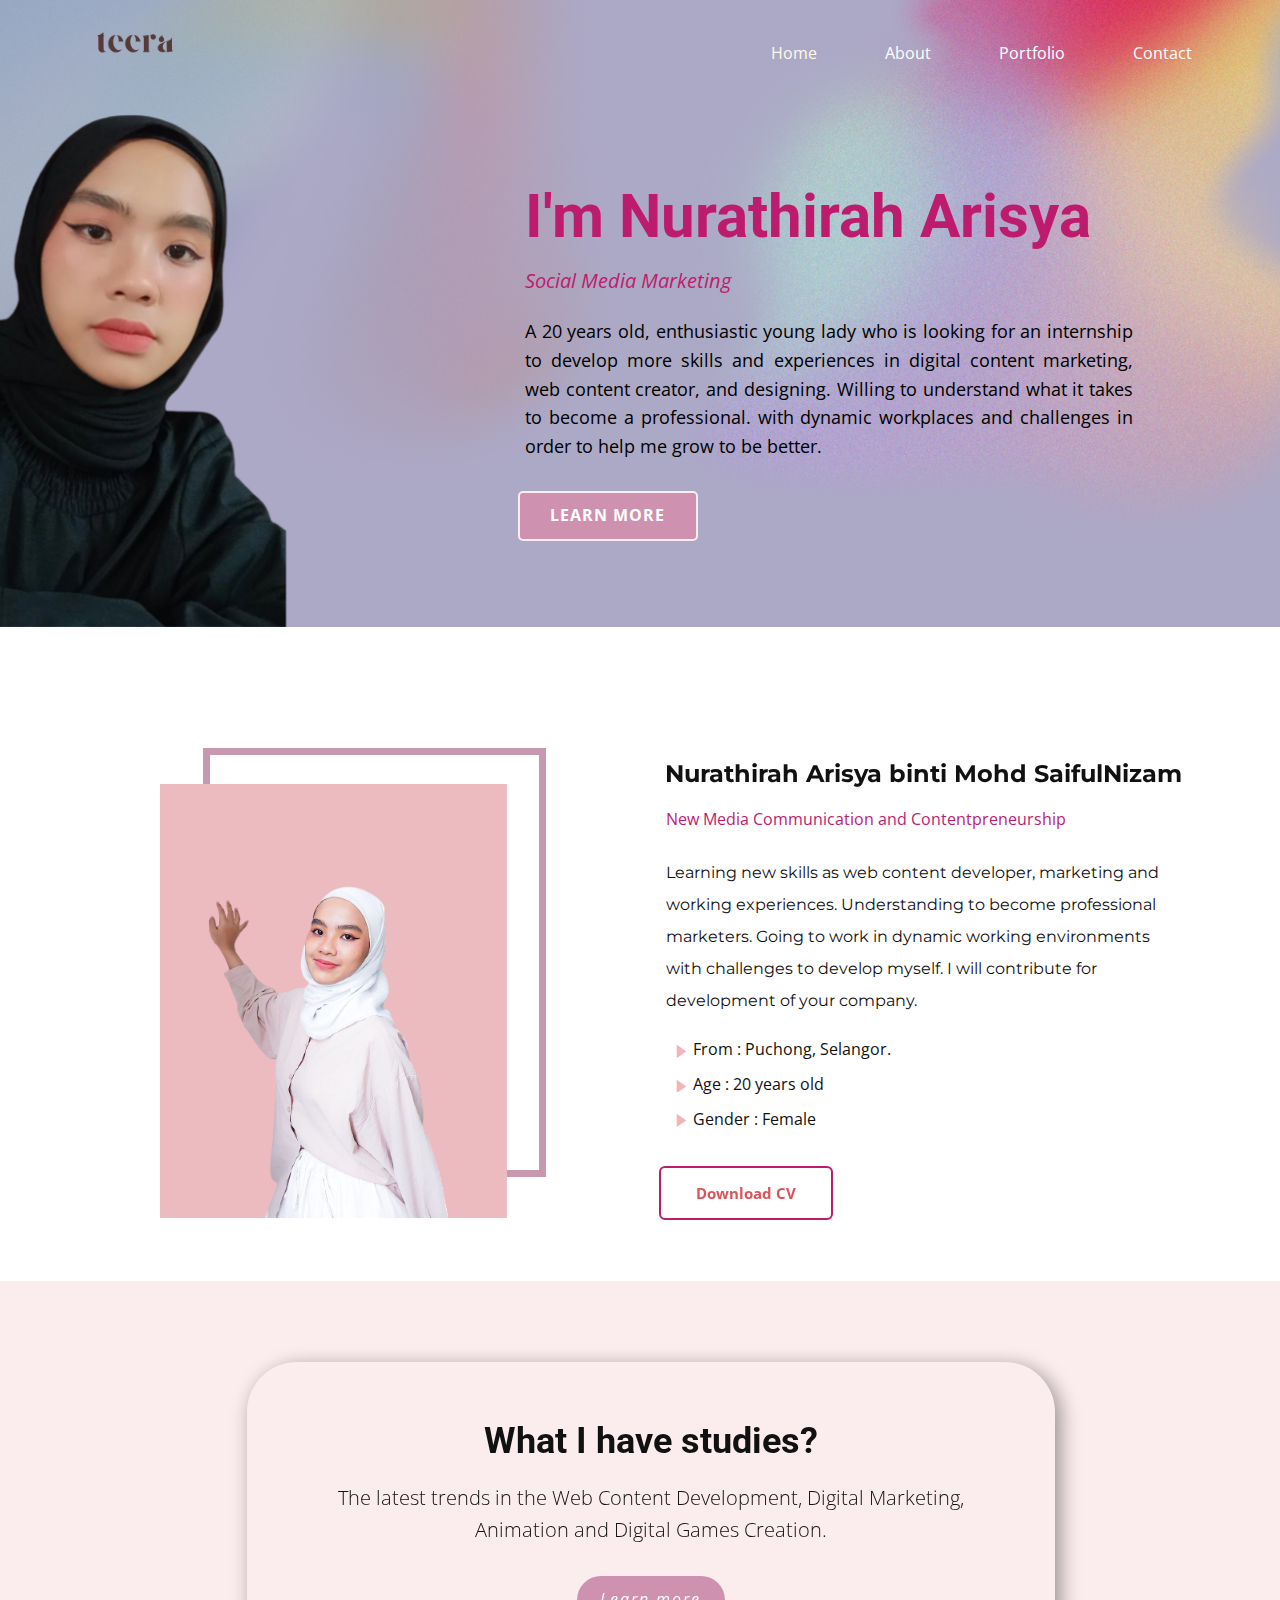
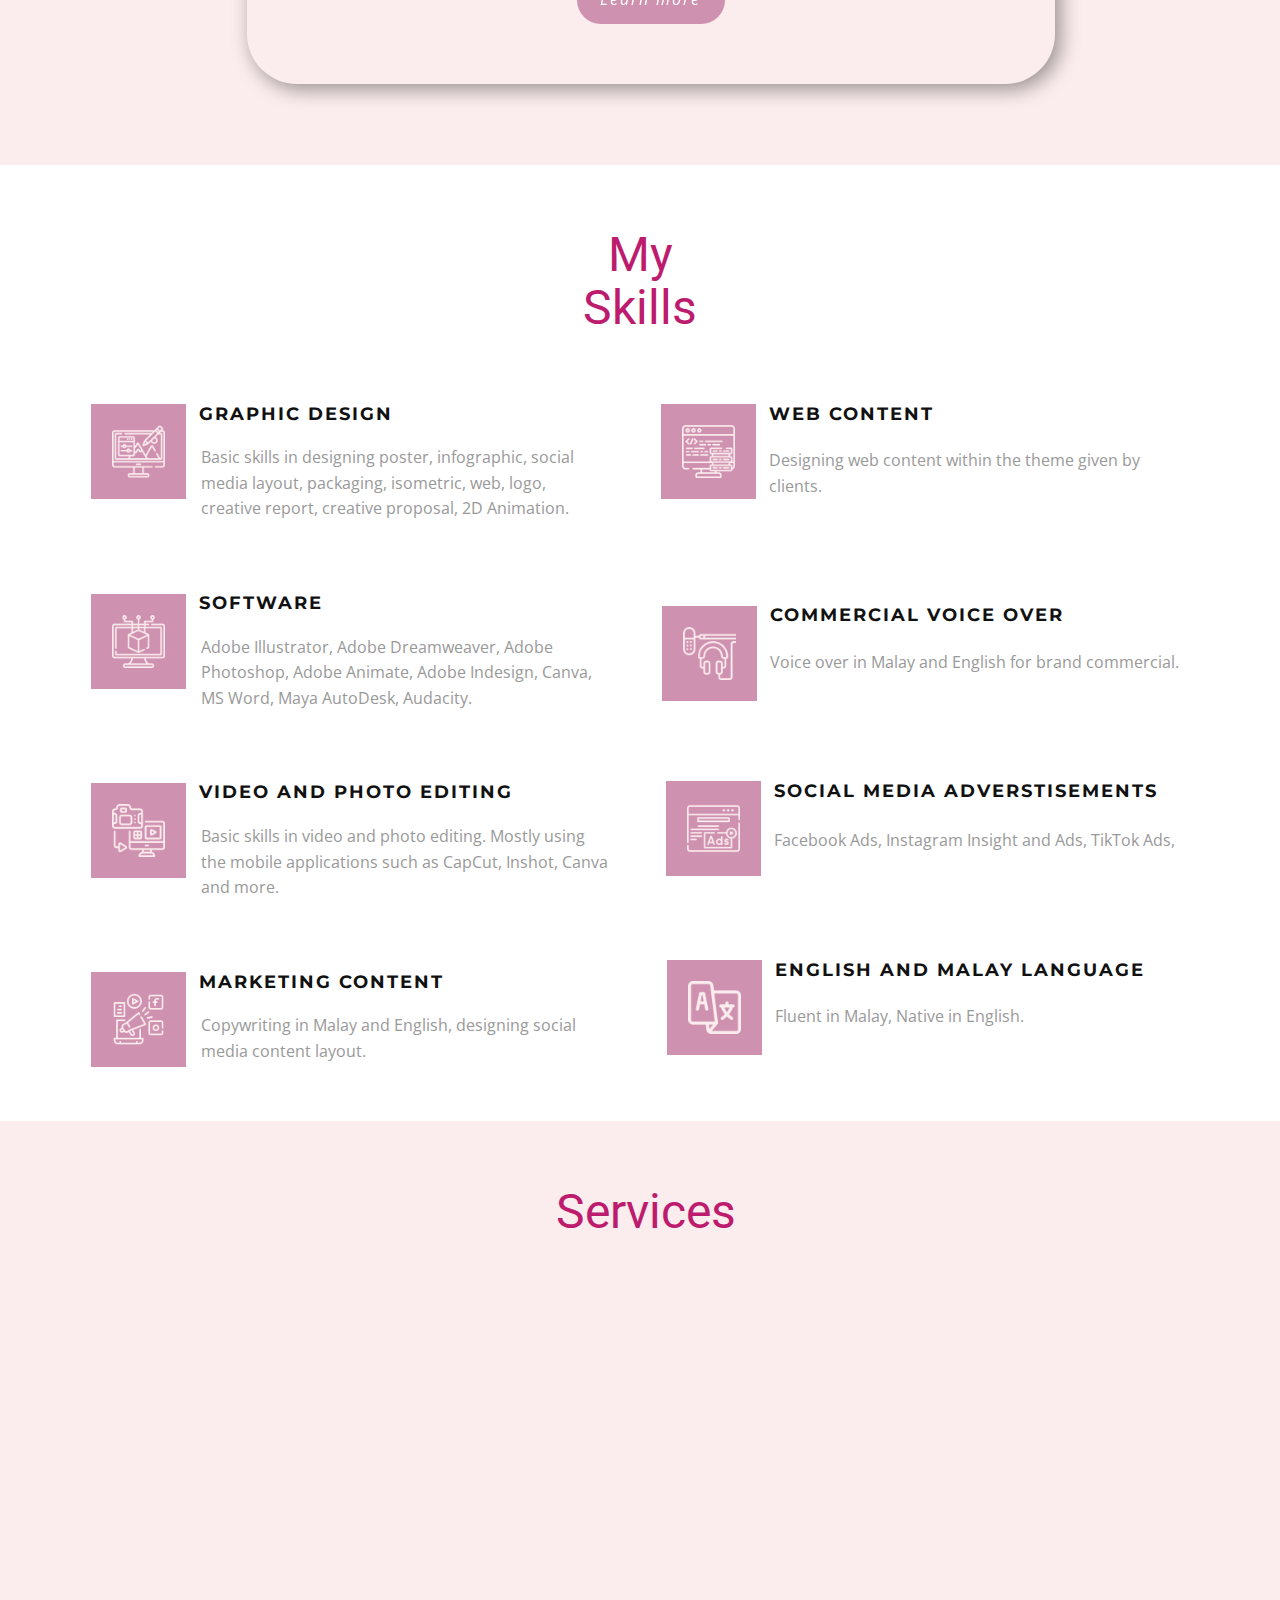
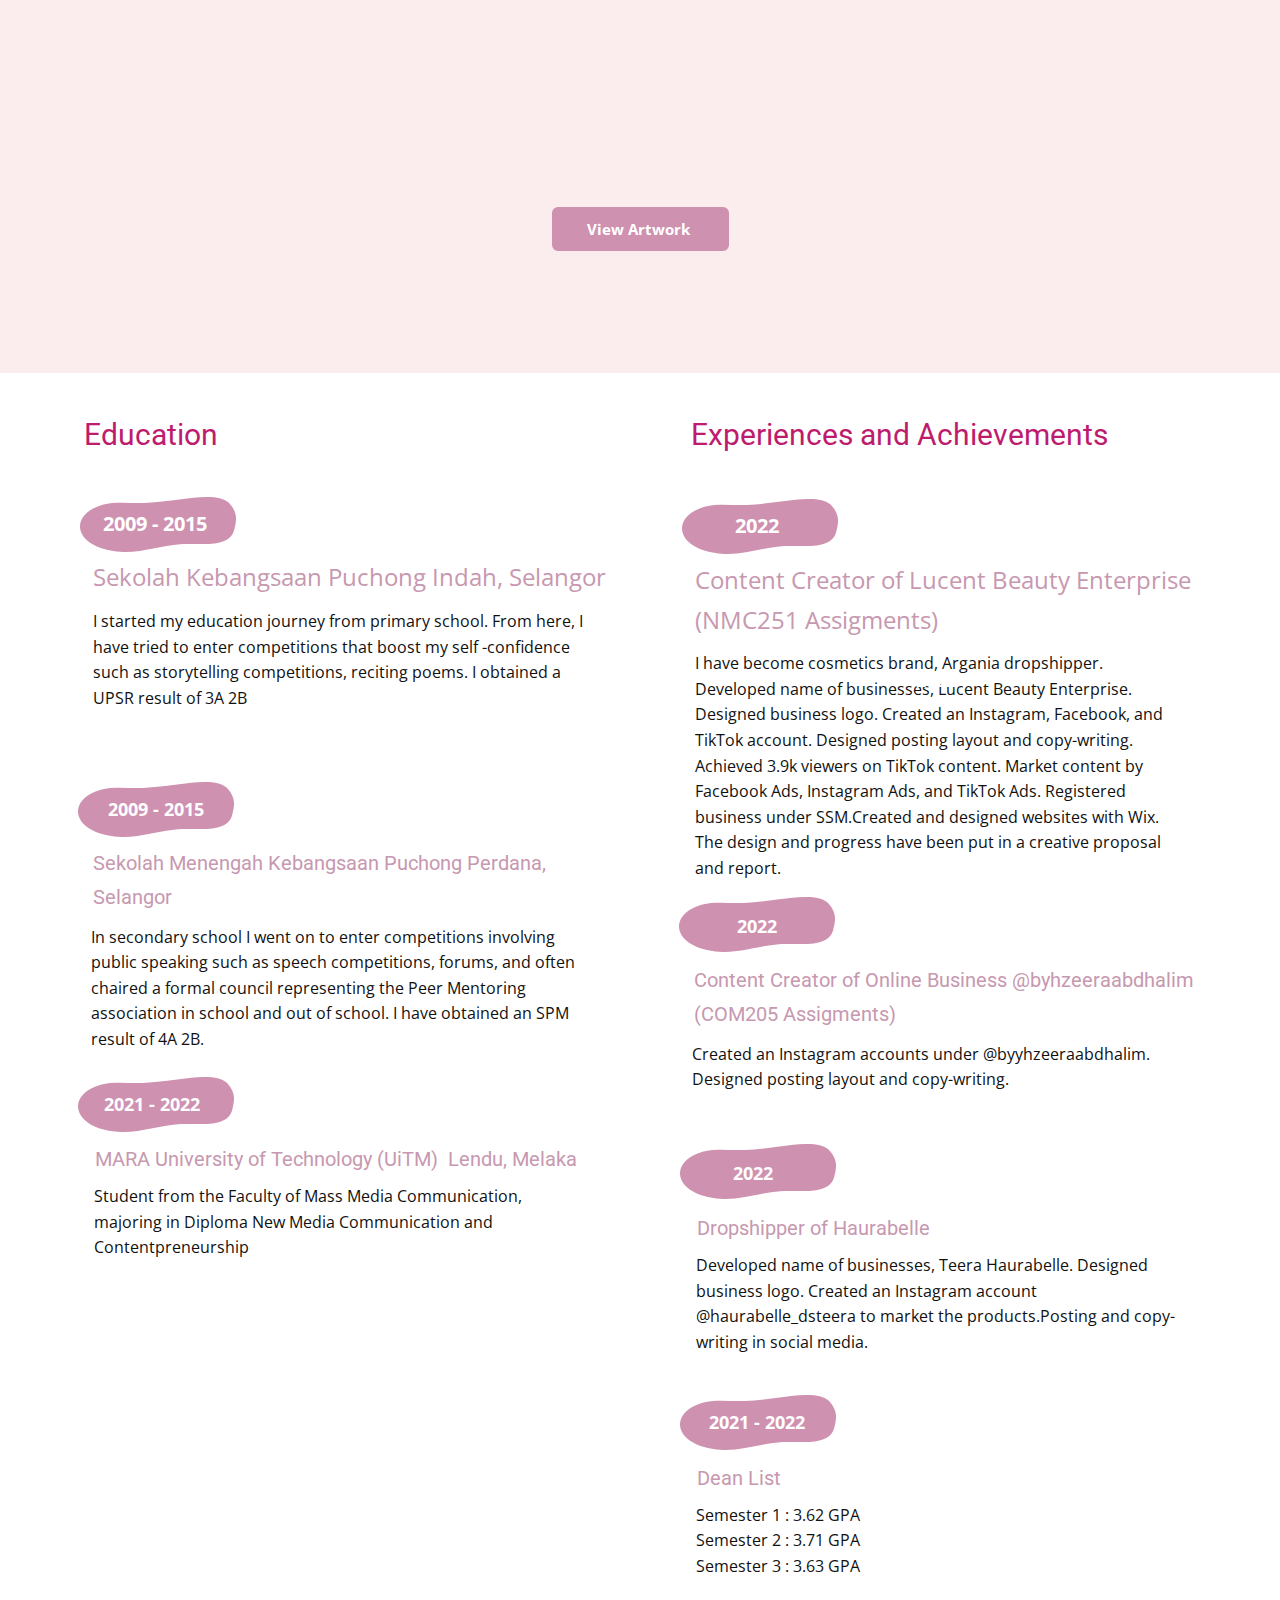
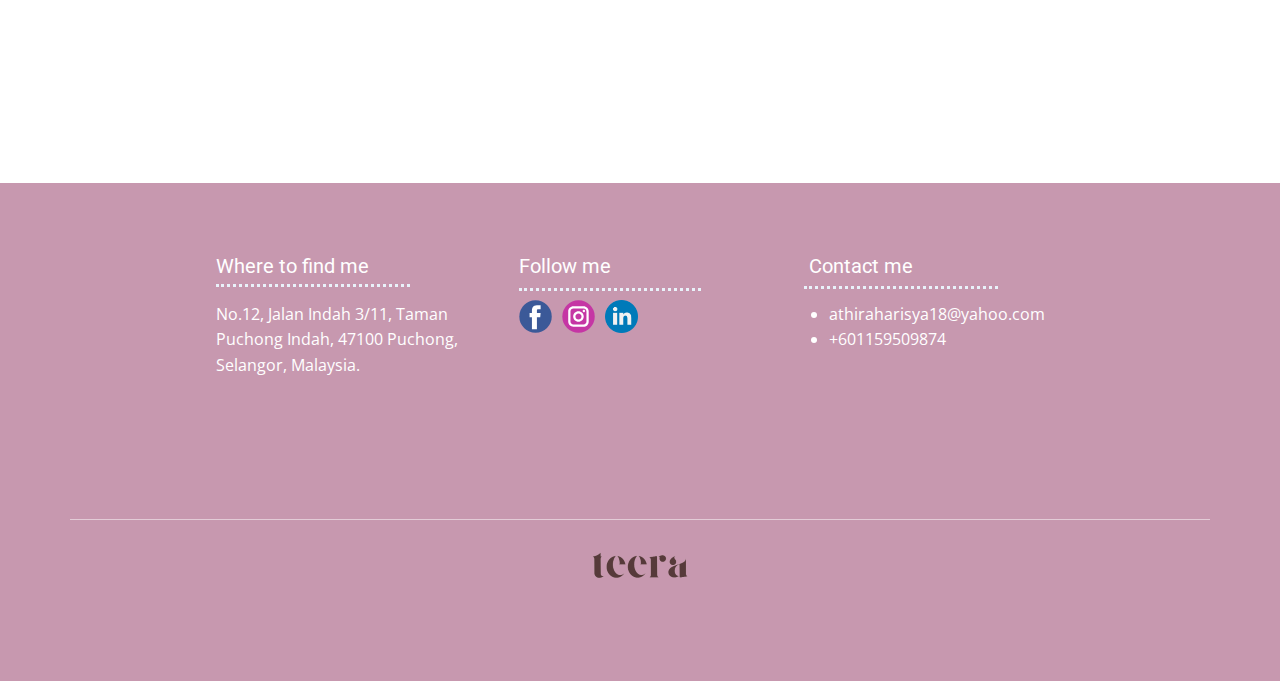
<file: index.html>
<!DOCTYPE html>
<html style="font-size: 16px;" lang="en"><head>
    <meta name="viewport" content="width=device-width, initial-scale=1.0">
    <meta charset="utf-8">
    <meta name="keywords" content="​What are the best brands of solar panels for your project?">
    <meta name="description" content="">
    <title>Home</title>
    <link rel="stylesheet" href="nicepage.css" media="screen">
<link rel="stylesheet" href="Home.css" media="screen">
    <script class="u-script" type="text/javascript" src="jquery.js" "="" defer=""></script>
    <script class="u-script" type="text/javascript" src="nicepage.js" "="" defer=""></script>
    <meta name="generator" content="Nicepage 4.15.8, nicepage.com">
    <link id="u-theme-google-font" rel="stylesheet" href="https://fonts.googleapis.com/css?family=Roboto:100,100i,300,300i,400,400i,500,500i,700,700i,900,900i|Open+Sans:300,300i,400,400i,500,500i,600,600i,700,700i,800,800i">
    <link id="u-page-google-font" rel="stylesheet" href="https://fonts.googleapis.com/css?family=Montserrat:100,100i,200,200i,300,300i,400,400i,500,500i,600,600i,700,700i,800,800i,900,900i">
    
    
    
    
    
    
    
    <script type="application/ld+json">{
		"@context": "http://schema.org",
		"@type": "Organization",
		"name": "",
		"logo": "images/logo4..png",
		"sameAs": [
				"https://www.facebook.com/nurathirah.arisya",
				"https://www.instagram.com/athirahxarisya/",
				"https://www.linkedin.com/in/nurathirah-arisya-aa87b9201/"
		]
}</script>
    <meta name="theme-color" content="#478ac9">
    <meta property="og:title" content="Home">
    <meta property="og:type" content="website">
  </head>
  <body data-home-page="Home.html" data-home-page-title="Home" class="u-body u-overlap u-overlap-contrast u-xl-mode" data-lang="en"><header class="u-clearfix u-header u-header" id="sec-2a83"><div class="u-clearfix u-sheet u-valign-bottom-md u-valign-bottom-sm u-valign-bottom-xs u-sheet-1">
        <a href="Home.html" data-page-id="2591223293" class="u-image u-logo u-image-1" data-image-width="162" data-image-height="51" title="Home">
          <img src="images/logo4..png" class="u-logo-image u-logo-image-1">
        </a>
        <nav class="u-menu u-menu-one-level u-offcanvas u-menu-1">
          <div class="menu-collapse" style="font-size: 1rem; letter-spacing: 0px;">
            <a class="u-button-style u-custom-left-right-menu-spacing u-custom-padding-bottom u-custom-top-bottom-menu-spacing u-nav-link u-text-active-palette-1-base u-text-hover-palette-2-base" href="#">
              <svg class="u-svg-link" viewBox="0 0 24 24"><use xmlns:xlink="http://www.w3.org/1999/xlink" xlink:href="#menu-hamburger"></use></svg>
              <svg class="u-svg-content" version="1.1" id="menu-hamburger" viewBox="0 0 16 16" x="0px" y="0px" xmlns:xlink="http://www.w3.org/1999/xlink" xmlns="http://www.w3.org/2000/svg"><g><rect y="1" width="16" height="2"></rect><rect y="7" width="16" height="2"></rect><rect y="13" width="16" height="2"></rect>
</g></svg>
            </a>
          </div>
          <div class="u-custom-menu u-nav-container">
            <ul class="u-nav u-spacing-20 u-unstyled u-nav-1"><li class="u-nav-item"><a class="u-border-active-palette-1-base u-border-hover-palette-1-base u-button-style u-nav-link u-text-active-palette-3-light-3 u-text-hover-palette-3-light-2 u-text-white" href="Home.html" style="padding: 10px 24px;">Home</a>
</li><li class="u-nav-item"><a class="u-border-active-palette-1-base u-border-hover-palette-1-base u-button-style u-nav-link u-text-active-palette-3-light-3 u-text-hover-palette-3-light-2 u-text-white" href="Home.html#carousel_b9f3" data-page-id="2591223293" style="padding: 10px 24px;">About</a><div class="u-nav-popup"><ul class="u-h-spacing-20 u-nav u-unstyled u-v-spacing-10 u-nav-2"><li class="u-nav-item"><a class="u-button-style u-nav-link u-white" href="Home.html#carousel_b9f3" data-page-id="2591223293">Home</a>
</li></ul>
</div>
</li><li class="u-nav-item"><a class="u-border-active-palette-1-base u-border-hover-palette-1-base u-button-style u-nav-link u-text-active-palette-3-light-3 u-text-hover-palette-3-light-2 u-text-white" href="Portfolio.html" style="padding: 10px 24px;">Portfolio</a>
</li><li class="u-nav-item"><a class="u-border-active-palette-1-base u-border-hover-palette-1-base u-button-style u-nav-link u-text-active-palette-3-light-3 u-text-hover-palette-3-light-2 u-text-white" href="Contact.html" style="padding: 10px 24px;">Contact</a>
</li></ul>
          </div>
          <div class="u-custom-menu u-nav-container-collapse">
            <div class="u-black u-container-style u-inner-container-layout u-opacity u-opacity-95 u-sidenav">
              <div class="u-inner-container-layout u-sidenav-overflow">
                <div class="u-menu-close"></div>
                <ul class="u-align-center u-nav u-popupmenu-items u-unstyled u-nav-3"><li class="u-nav-item"><a class="u-button-style u-nav-link" href="Home.html">Home</a>
</li><li class="u-nav-item"><a class="u-button-style u-nav-link" href="Home.html#carousel_b9f3" data-page-id="2591223293">About</a><div class="u-nav-popup"><ul class="u-h-spacing-20 u-nav u-unstyled u-v-spacing-10 u-nav-4"><li class="u-nav-item"><a class="u-button-style u-nav-link" href="Home.html#carousel_b9f3" data-page-id="2591223293">Home</a>
</li></ul>
</div>
</li><li class="u-nav-item"><a class="u-button-style u-nav-link" href="Portfolio.html">Portfolio</a>
</li><li class="u-nav-item"><a class="u-button-style u-nav-link" href="Contact.html">Contact</a>
</li></ul>
              </div>
            </div>
            <div class="u-black u-menu-overlay u-opacity u-opacity-70"></div>
          </div>
        </nav>
      </div></header>
    <section class="skrollable skrollable-between u-align-center-lg u-align-center-md u-align-center-xl u-align-left-sm u-align-left-xs u-clearfix u-image u-shading u-section-1" id="carousel_933b" src="" data-image-width="1894" data-image-height="755">
      <div class="u-clearfix u-sheet u-sheet-1">
        <img class="u-image u-image-contain u-image-default u-image-1" alt="" data-image-width="375" data-image-height="507" src="images/photo_2022-08-06_00-38-58-removebg-preview..png" data-animation-name="customAnimationIn" data-animation-duration="1000" data-animation-direction="">
        <h2 class="u-align-left u-text u-text-custom-color-2 u-text-1" data-animation-name="pulse" data-animation-duration="1000" data-animation-direction="">I'm Nurathirah Arisya</h2>
        <p class="u-align-left u-large-text u-text u-text-custom-color-2 u-text-variant u-text-2">Social Media Marketing</p>
        <p class="u-align-justify u-text u-text-black u-text-3">A 20 years old, enthusiastic young lady who is looking for an internship to develop more skills and experiences in digital content marketing, web content creator, and designing. Willing to understand what it takes to become a professional. with dynamic workplaces and challenges in order to help me grow to be better.<span style="font-style: italic;"></span>
        </p>
        <div class="u-align-left u-clearfix u-layout-wrap u-layout-wrap-1">
          <div class="u-layout">
            <div class="u-layout-row">
              <div class="u-align-left u-container-style u-layout-cell u-left-cell u-size-60 u-layout-cell-1">
                <div class="u-container-layout u-valign-middle u-container-layout-1">
                  <a href="Home.html#carousel_b9f3" data-page-id="2591223293" class="u-border-2 u-border-palette-2-light-3 u-btn u-btn-round u-button-style u-custom-color-3 u-hover-custom-color-2 u-radius-5 u-btn-1">Learn More</a>
                </div>
              </div>
            </div>
          </div>
        </div>
      </div>
    </section>
    <section class="u-align-left u-clearfix u-section-2" id="carousel_b9f3">
      <div class="u-clearfix u-sheet u-sheet-1">
        <div class="u-clearfix u-expanded-width u-layout-wrap u-layout-wrap-1">
          <div class="u-layout">
            <div class="u-layout-row">
              <div class="u-align-center u-container-style u-layout-cell u-size-30 u-layout-cell-1">
                <div class="u-container-layout u-container-layout-1">
                  <div class="u-border-7 u-border-custom-color-1 u-shape u-shape-bottom u-shape-left u-shape-1"></div>
                  <div class="u-border-7 u-border-custom-color-1 u-shape u-shape-right u-shape-top u-shape-2"></div>
                  <img class="u-image u-image-round u-image-1" src="images/opi3.png" alt="" data-image-width="433" data-image-height="577">
                  <div class="u-border-7 u-border-custom-color-1 u-shape u-shape-bottom u-shape-right u-shape-3"></div>
                </div>
              </div>
              <div class="u-align-left u-container-style u-layout-cell u-shape-rectangle u-size-30 u-layout-cell-2">
                <div class="u-container-layout u-valign-bottom-md u-valign-bottom-sm u-container-layout-2">
                  <h2 class="u-custom-font u-font-montserrat u-text u-text-default-lg u-text-default-md u-text-default-xl u-text-1" data-animation-name="fadeIn" data-animation-duration="1000" data-animation-direction="" data-animation-delay="0">
                    <span style="font-size: 1.5rem;">Nurathirah Arisya binti Mohd SaifulNizam </span>
                    <br>
                  </h2>
                  <p class="u-text u-text-2">
                    <a class="u-active-none u-border-none u-btn u-button-link u-button-style u-hover-none u-none u-text-custom-color-2 u-btn-1" href="https://masscomm.uitm.edu.my/index.php/diploma/mc111" target="_blank">New Media Communication and Contentpreneurship&nbsp;</a>
                  </p>
                  <p class="u-custom-font u-font-montserrat u-text u-text-3">Learning new skills as web content developer, marketing and working 
experiences. Understanding to become professional marketers. Going to 
work in dynamic working environments with challenges to develop myself. I
 will contribute for development of your company. &nbsp;&nbsp;<br>
                  </p>
                  <ul class="u-custom-list u-text u-text-4">
                    <li>
                      <div class="u-list-icon u-text-palette-2-light-2">
                        <svg class="u-svg-content" viewBox="0 0 41.999 41.999" x="0px" y="0px" id="svg-1e88"><path d="M36.068,20.176l-29-20C6.761-0.035,6.363-0.057,6.035,0.114C5.706,0.287,5.5,0.627,5.5,0.999v40
	c0,0.372,0.206,0.713,0.535,0.886c0.146,0.076,0.306,0.114,0.465,0.114c0.199,0,0.397-0.06,0.568-0.177l29-20
	c0.271-0.187,0.432-0.494,0.432-0.823S36.338,20.363,36.068,20.176z"></path></svg>
                      </div>From : Puchong, Selangor.
                    </li>
                    <li>
                      <div class="u-list-icon u-text-palette-2-light-2">
                        <svg class="u-svg-content" viewBox="0 0 41.999 41.999" x="0px" y="0px" id="svg-1e88"><path d="M36.068,20.176l-29-20C6.761-0.035,6.363-0.057,6.035,0.114C5.706,0.287,5.5,0.627,5.5,0.999v40
	c0,0.372,0.206,0.713,0.535,0.886c0.146,0.076,0.306,0.114,0.465,0.114c0.199,0,0.397-0.06,0.568-0.177l29-20
	c0.271-0.187,0.432-0.494,0.432-0.823S36.338,20.363,36.068,20.176z"></path></svg>
                      </div>Age : 20 years old
                    </li>
                    <li>
                      <div class="u-list-icon u-text-palette-2-light-2">
                        <svg class="u-svg-content" viewBox="0 0 41.999 41.999" x="0px" y="0px" id="svg-1e88"><path d="M36.068,20.176l-29-20C6.761-0.035,6.363-0.057,6.035,0.114C5.706,0.287,5.5,0.627,5.5,0.999v40
	c0,0.372,0.206,0.713,0.535,0.886c0.146,0.076,0.306,0.114,0.465,0.114c0.199,0,0.397-0.06,0.568-0.177l29-20
	c0.271-0.187,0.432-0.494,0.432-0.823S36.338,20.363,36.068,20.176z"></path></svg>
                      </div>Gender : Female
                    </li>
                  </ul>
                  <a href="files/CVResume-1.pdf" class="u-border-2 u-border-custom-color-2 u-btn u-btn-round u-button-style u-file-link u-hover-custom-color-3 u-none u-radius-6 u-text-hover-white u-text-palette-2-base u-btn-2" data-animation-name="pulse" data-animation-duration="1000" data-animation-direction="">Download CV</a>
                </div>
              </div>
            </div>
          </div>
        </div>
      </div>
    </section>
    <section class="u-align-left u-clearfix u-palette-2-light-3 u-section-3" id="sec-74b0">
      <div class="u-clearfix u-sheet u-valign-middle-lg u-valign-middle-xl u-sheet-1">
        <div class="u-align-center u-container-style u-group u-palette-2-light-3 u-radius-50 u-shape-round u-group-1" data-animation-name="pulse" data-animation-duration="1000" data-animation-direction="">
          <div class="u-container-layout u-valign-middle-lg u-valign-middle-md u-valign-middle-sm u-valign-middle-xl u-container-layout-1">
            <h2 class="u-text u-text-default u-text-1">What I have studies?</h2>
            <p class="u-text u-text-2">The latest trend​s in the Web Content Development, Digital Marketing, Animation and Digital Games Creation.</p>
            <a href="https://melaka.uitm.edu.my/index.php/en/component/content/article?id=314&amp;Itemid=102" class="u-border-none u-btn u-btn-round u-button-style u-color-scheme-summer-time u-color-style-multicolor-1 u-custom-color-3 u-radius-50 u-btn-1" target="_blank">Learn more</a>
          </div>
        </div>
      </div>
    </section>
    <section class="u-align-center u-clearfix u-section-4" id="carousel_7510">
      <div class="u-clearfix u-sheet u-valign-middle-lg u-sheet-1">
        <h1 class="u-text u-text-custom-color-2 u-text-1">My Skills</h1>
        <div class="u-expanded-width-xs u-layout-grid u-list u-list-1">
          <div class="u-repeater u-repeater-1">
            <div class="u-align-center-xs u-align-left-lg u-align-left-md u-align-left-sm u-align-left-xl u-container-style u-list-item u-repeater-item u-shape-rectangle u-list-item-1">
              <div class="u-container-layout u-similar-container u-container-layout-1">
                <h6 class="u-custom-font u-font-montserrat u-text u-text-2">GRAphic design</h6><span class="u-custom-color-3 u-custom-item u-file-icon u-icon u-icon-rounded u-text-palette-2-light-3 u-icon-1"><img src="images/3939992.png" alt=""></span>
                <p class="u-text u-text-grey-40 u-text-3">Basic skills in designing poster, infographic, social media layout, packaging, isometric, web, logo, creative report, creative proposal, 2D Animation. &nbsp;</p>
              </div>
            </div>
            <div class="u-align-center-xs u-align-left-lg u-align-left-md u-align-left-sm u-align-left-xl u-container-style u-list-item u-repeater-item u-shape-rectangle u-list-item-2">
              <div class="u-container-layout u-similar-container u-container-layout-2">
                <h6 class="u-custom-font u-font-montserrat u-text u-text-4">software</h6><span class="u-custom-color-3 u-custom-item u-file-icon u-icon u-icon-rounded u-text-palette-2-light-3 u-icon-2"><img src="images/1163514.png" alt=""></span>
                <p class="u-text u-text-grey-40 u-text-5">Adobe Illustrator, Adobe Dreamweaver, Adobe Photoshop, Adobe Animate, Adobe Indesign, Canva, MS Word, Maya AutoDesk, Audacity.</p>
              </div>
            </div>
            <div class="u-align-center-xs u-align-left-lg u-align-left-md u-align-left-sm u-align-left-xl u-container-style u-list-item u-repeater-item u-shape-rectangle u-list-item-3">
              <div class="u-container-layout u-similar-container u-container-layout-3">
                <h6 class="u-custom-font u-font-montserrat u-text u-text-6">video and photo editing</h6><span class="u-custom-color-3 u-custom-item u-file-icon u-icon u-icon-rounded u-text-palette-2-light-3 u-icon-3"><img src="images/1229794.png" alt=""></span>
                <p class="u-text u-text-grey-40 u-text-7">Basic skills in video and photo editing. Mostly using the mobile applications such as CapCut, Inshot, Canva and more.&nbsp;</p>
              </div>
            </div>
            <div class="u-align-center-xs u-align-left-lg u-align-left-md u-align-left-sm u-align-left-xl u-container-style u-list-item u-repeater-item u-shape-rectangle u-list-item-4">
              <div class="u-container-layout u-similar-container u-container-layout-4">
                <h6 class="u-custom-font u-font-montserrat u-text u-text-8">marketing content</h6><span class="u-custom-color-3 u-custom-item u-file-icon u-icon u-icon-rounded u-text-palette-2-light-3 u-icon-4"><img src="images/1997928.png" alt=""></span>
                <p class="u-text u-text-grey-40 u-text-9">Copywriting in Malay and English, designing social media content layout.&nbsp;</p>
              </div>
            </div>
          </div>
        </div>
        <div class="u-expanded-width-xs u-layout-grid u-list u-list-2">
          <div class="u-repeater u-repeater-2">
            <div class="u-align-center-xs u-align-left-lg u-align-left-md u-align-left-sm u-align-left-xl u-container-style u-custom-item u-list-item u-repeater-item u-shape-rectangle u-list-item-5">
              <div class="u-container-layout u-similar-container u-container-layout-5">
                <h6 class="u-custom-font u-font-montserrat u-text u-text-10">web content</h6><span class="u-custom-color-3 u-custom-item u-file-icon u-icon u-icon-rounded u-text-palette-2-light-3 u-icon-5"><img src="images/1197460.png" alt=""></span>
                <p class="u-text u-text-grey-40 u-text-11">Designing web content within the theme given by clients.</p>
              </div>
            </div>
            <div class="u-align-center-xs u-align-left-lg u-align-left-md u-align-left-sm u-align-left-xl u-container-style u-custom-item u-list-item u-repeater-item u-shape-rectangle u-list-item-6">
              <div class="u-container-layout u-similar-container u-container-layout-6">
                <h6 class="u-custom-font u-font-montserrat u-text u-text-12">commercial voice over</h6><span class="u-custom-color-3 u-custom-item u-file-icon u-icon u-icon-rounded u-text-palette-2-light-3 u-icon-6"><img src="images/1425887.png" alt=""></span>
                <p class="u-text u-text-grey-40 u-text-13">Voice over in Malay and English for brand commercial.&nbsp;</p>
              </div>
            </div>
            <div class="u-align-center-xs u-align-left-lg u-align-left-md u-align-left-sm u-align-left-xl u-container-style u-custom-item u-list-item u-repeater-item u-shape-rectangle u-list-item-7">
              <div class="u-container-layout u-similar-container u-container-layout-7">
                <h6 class="u-custom-font u-font-montserrat u-text u-text-14">social media adverstisements</h6><span class="u-custom-color-3 u-custom-item u-file-icon u-icon u-icon-rounded u-text-palette-2-light-3 u-icon-7"><img src="images/3867208.png" alt=""></span>
                <p class="u-text u-text-grey-40 u-text-15">Facebook Ads, Instagram Insight and Ads, TikTok Ads,&nbsp;<span style="font-size: 1.125rem;"></span>
                </p>
              </div>
            </div>
            <div class="u-align-center-xs u-align-left-lg u-align-left-md u-align-left-sm u-align-left-xl u-container-style u-custom-item u-list-item u-repeater-item u-shape-rectangle u-list-item-8">
              <div class="u-container-layout u-similar-container u-container-layout-8">
                <h6 class="u-custom-font u-font-montserrat u-text u-text-16">english and malay language&nbsp; &nbsp; &nbsp;</h6><span class="u-custom-color-3 u-custom-item u-file-icon u-icon u-icon-rounded u-text-palette-2-light-3 u-icon-8"><img src="images/484633.png" alt=""></span>
                <p class="u-text u-text-grey-40 u-text-17">Fluent in Malay, Native in English.</p>
              </div>
            </div>
          </div>
        </div>
      </div>
    </section>
    <section class="u-align-center u-clearfix u-palette-2-light-3 u-section-5" id="carousel_ca56">
      <div class="u-clearfix u-sheet u-sheet-1">
        <h1 class="u-text u-text-palette-1-base u-text-1">
          <span class="u-text-custom-color-2">&nbsp;Service​s</span>
          <span class="u-text-black"></span>
        </h1>
        <div class="u-align-center-md u-align-center-sm u-align-center-xs u-list u-list-1">
          <div class="u-repeater u-repeater-1">
            <div class="u-align-center u-container-style u-custom-item u-list-item u-palette-2-light-3 u-radius-20 u-repeater-item u-shape-round u-list-item-1" data-animation-name="customAnimationIn" data-animation-duration="1000" data-animation-direction="">
              <div class="u-container-layout u-similar-container u-container-layout-1"><span class="u-custom-item u-file-icon u-icon u-icon-1"><img src="images/2779775.png" alt=""></span>
                <h4 class="u-text u-text-black u-text-2">Graphic Design</h4>
                <p class="u-text u-text-palette-1-dark-2 u-text-3">&nbsp;Poster, infographic, social media layout, packaging, isometric, web, logo, creative report, creative proposal, 2D Animation.&nbsp;&nbsp;</p>
              </div>
            </div>
            <div class="u-align-center u-container-style u-custom-item u-list-item u-palette-2-light-3 u-radius-20 u-repeater-item u-shape-round u-video-cover u-list-item-2" data-animation-name="customAnimationIn" data-animation-duration="1000">
              <div class="u-container-layout u-similar-container u-container-layout-2"><span class="u-custom-item u-file-icon u-icon u-icon-2"><img src="images/1055669.png" alt=""></span>
                <h4 class="u-text u-text-black u-text-4">Digital Marketing</h4>
                <p class="u-text u-text-palette-1-dark-2 u-text-5">Facebook Ads, Instagram Insight and Ads, TikTok Ads,&nbsp;​Copywriting in Malay and English, designing social media content layout.&nbsp;</p>
              </div>
            </div>
            <div class="u-align-center u-container-style u-custom-item u-list-item u-palette-2-light-3 u-radius-20 u-repeater-item u-shape-round u-video-cover u-list-item-3" data-animation-name="customAnimationIn" data-animation-duration="1000">
              <div class="u-container-layout u-similar-container u-container-layout-3"><span class="u-custom-item u-file-icon u-icon u-icon-3"><img src="images/6348880.png" alt=""></span>
                <h4 class="u-text u-text-black u-text-6">Editing </h4>
                <p class="u-text u-text-palette-1-dark-2 u-text-7">Video Editing, Photo Editing, Mockup Editing.</p>
              </div>
            </div>
          </div>
        </div>
        <a href="Portfolio.html#carousel_d02d" data-page-id="1858625344" class="u-border-2 u-border-custom-color-3 u-btn u-btn-round u-button-style u-custom-color-3 u-hover-custom-color-2 u-radius-6 u-btn-1" target="_blank">View Artwork&nbsp;</a>
      </div>
    </section>
    <section class="u-align-center u-clearfix u-white u-section-6" id="carousel_f5de">
      <div class="u-clearfix u-sheet u-sheet-1">
        <h1 class="u-align-left u-text u-text-custom-color-2 u-text-1">Education</h1>
        <h1 class="u-align-center-xs u-align-left-lg u-align-left-md u-align-left-sm u-align-left-xl u-text u-text-custom-color-2 u-text-2">Experiences and Achievements</h1>
        <div class="u-clearfix u-gutter-0 u-layout-wrap u-layout-wrap-1">
          <div class="u-gutter-0 u-layout">
            <div class="u-layout-col">
              <div class="u-align-left-lg u-align-left-xl u-container-style u-layout-cell u-size-20 u-layout-cell-1">
                <div class="u-container-layout u-container-layout-1">
                  <div class="u-shape u-shape-svg u-text-custom-color-3 u-shape-1">
                    <svg class="u-svg-link" preserveAspectRatio="none" viewBox="0 0 160 140" style=""><use xmlns:xlink="http://www.w3.org/1999/xlink" xlink:href="#svg-024d"></use></svg>
                    <svg class="u-svg-content" viewBox="0 0 160 140" x="0px" y="0px" id="svg-024d" style="enable-background:new 0 0 160 140;"><path d="M38.1,14.8c8.8-0.7,18.1,1.2,28.4,0.3c17-1.5,33.3-8.6,49.7-13c6.9-1.9,14.3-3,21.3-1.2c8.6,2.3,13.5,8.9,16.3,17.1
	c8,23.1,6.9,40.9,4.4,65.3c-1.4,13.7-5.5,30.3-20,35c-11.4,3.7-23.9-0.3-35.7,1.8c-20.8,3.8-43.5,25-65.2,18.8
	c-42.8-12.4-48.2-87.2-19.2-115C24.8,17.6,31.3,15.4,38.1,14.8L38.1,14.8z"></path></svg>
                  </div>
                  <p class="u-align-left-md u-align-left-sm u-align-left-xs u-text u-text-default u-text-white u-text-3">2009 - 2015</p>
                  <p class="u-align-center-md u-align-center-sm u-align-center-xs u-text u-text-custom-color-1 u-text-4"> Sekolah Kebangsaan Puchong Indah, Selangor<br>
                  </p>
                  <p class="u-align-center-md u-align-center-sm u-align-center-xs u-text u-text-5">I started my education journey from primary school. From here, I have 
tried to enter competitions that boost my self -confidence such as 
storytelling competitions, reciting poems. I obtained a UPSR result of 
3A 2B</p>
                </div>
              </div>
              <div class="u-align-left-lg u-align-left-xl u-container-style u-layout-cell u-size-20 u-layout-cell-2">
                <div class="u-container-layout u-container-layout-2">
                  <div class="u-shape u-shape-svg u-text-custom-color-3 u-shape-2">
                    <svg class="u-svg-link" preserveAspectRatio="none" viewBox="0 0 160 140" style=""><use xmlns:xlink="http://www.w3.org/1999/xlink" xlink:href="#svg-e80f"></use></svg>
                    <svg class="u-svg-content" viewBox="0 0 160 140" x="0px" y="0px" id="svg-e80f" style="enable-background:new 0 0 160 140;"><path d="M38.1,14.8c8.8-0.7,18.1,1.2,28.4,0.3c17-1.5,33.3-8.6,49.7-13c6.9-1.9,14.3-3,21.3-1.2c8.6,2.3,13.5,8.9,16.3,17.1
	c8,23.1,6.9,40.9,4.4,65.3c-1.4,13.7-5.5,30.3-20,35c-11.4,3.7-23.9-0.3-35.7,1.8c-20.8,3.8-43.5,25-65.2,18.8
	c-42.8-12.4-48.2-87.2-19.2-115C24.8,17.6,31.3,15.4,38.1,14.8L38.1,14.8z"></path></svg>
                  </div>
                  <p class="u-align-left-md u-align-left-sm u-align-left-xs u-text u-text-default u-text-white u-text-6">2009 - 2015</p>
                  <h4 class="u-align-center-md u-align-center-sm u-align-center-xs u-text u-text-custom-color-1 u-text-7">Sekolah Menengah Kebangsaan Puchong Perdana, Selangor&nbsp;&nbsp;</h4>
                  <p class="u-align-center-md u-align-center-sm u-align-center-xs u-text u-text-8">In secondary  school I went on to enter competitions involving public 
speaking such as speech competitions, forums, and often chaired a formal
 council representing the Peer Mentoring association in school and out 
of school.&nbsp;I have obtained an SPM result of 4A 2B.</p>
                </div>
              </div>
              <div class="u-align-left-lg u-align-left-xl u-container-style u-layout-cell u-size-20 u-layout-cell-3">
                <div class="u-container-layout u-container-layout-3">
                  <div class="u-shape u-shape-svg u-text-custom-color-3 u-shape-3">
                    <svg class="u-svg-link" preserveAspectRatio="none" viewBox="0 0 160 140" style=""><use xmlns:xlink="http://www.w3.org/1999/xlink" xlink:href="#svg-5580"></use></svg>
                    <svg class="u-svg-content" viewBox="0 0 160 140" x="0px" y="0px" id="svg-5580" style="enable-background:new 0 0 160 140;"><path d="M38.1,14.8c8.8-0.7,18.1,1.2,28.4,0.3c17-1.5,33.3-8.6,49.7-13c6.9-1.9,14.3-3,21.3-1.2c8.6,2.3,13.5,8.9,16.3,17.1
	c8,23.1,6.9,40.9,4.4,65.3c-1.4,13.7-5.5,30.3-20,35c-11.4,3.7-23.9-0.3-35.7,1.8c-20.8,3.8-43.5,25-65.2,18.8
	c-42.8-12.4-48.2-87.2-19.2-115C24.8,17.6,31.3,15.4,38.1,14.8L38.1,14.8z"></path></svg>
                  </div>
                  <p class="u-align-left-md u-align-left-sm u-align-left-xs u-text u-text-default u-text-white u-text-9">2021 - 2022&nbsp;&nbsp;</p>
                  <h4 class="u-align-center-md u-align-center-sm u-align-center-xs u-text u-text-custom-color-1 u-text-10">MARA University of Technology (UiTM)&nbsp; Lendu, Melaka&nbsp;&nbsp;</h4>
                  <p class="u-align-center-md u-align-center-sm u-align-center-xs u-text u-text-11">Student from the Faculty of Mass Media Communication, majoring in  Diploma New Media Communication and Contentpreneurship</p>
                </div>
              </div>
            </div>
          </div>
        </div>
        <div class="u-clearfix u-expanded-width-xs u-gutter-0 u-layout-wrap u-layout-wrap-2">
          <div class="u-gutter-0 u-layout">
            <div class="u-layout-col">
              <div class="u-align-left-lg u-align-left-xl u-container-style u-layout-cell u-size-20 u-layout-cell-4">
                <div class="u-container-layout u-valign-top-md u-valign-top-sm u-valign-top-xs u-container-layout-4">
                  <div class="u-shape u-shape-svg u-text-custom-color-3 u-shape-4">
                    <svg class="u-svg-link" preserveAspectRatio="none" viewBox="0 0 160 140" style=""><use xmlns:xlink="http://www.w3.org/1999/xlink" xlink:href="#svg-df30"></use></svg>
                    <svg class="u-svg-content" viewBox="0 0 160 140" x="0px" y="0px" id="svg-df30" style="enable-background:new 0 0 160 140;"><path d="M38.1,14.8c8.8-0.7,18.1,1.2,28.4,0.3c17-1.5,33.3-8.6,49.7-13c6.9-1.9,14.3-3,21.3-1.2c8.6,2.3,13.5,8.9,16.3,17.1
	c8,23.1,6.9,40.9,4.4,65.3c-1.4,13.7-5.5,30.3-20,35c-11.4,3.7-23.9-0.3-35.7,1.8c-20.8,3.8-43.5,25-65.2,18.8
	c-42.8-12.4-48.2-87.2-19.2-115C24.8,17.6,31.3,15.4,38.1,14.8L38.1,14.8z"></path></svg>
                  </div>
                  <p class="u-align-left-md u-align-left-sm u-align-left-xs u-text u-text-default u-text-white u-text-12">2022</p>
                  <p class="u-align-center-md u-align-center-sm u-align-center-xs u-text u-text-custom-color-1 u-text-13"> Content Creator of Lucent Beauty Enterprise&nbsp; (NMC251 Assigments)&nbsp;<br>
                  </p>
                  <p class="u-align-center-md u-align-center-sm u-align-center-xs u-text u-text-14"> I have become cosmetics brand, Argania dropshipper. Developed name of businesses, Lucent Beauty Enterprise. Designed 
business logo. Created an Instagram, Facebook, and TikTok account. 
Designed posting layout and copy-writing. Achieved 3.9k viewers on 
TikTok content. Market content by Facebook Ads, Instagram Ads, and 
TikTok Ads. Registered business under SSM.Created and designed websites 
with Wix. The design and progress have been put in a creative proposal 
and report.&nbsp; &nbsp; &nbsp; &nbsp; &nbsp; &nbsp; &nbsp; &nbsp;</p>
                  <p class="u-align-left-md u-align-left-sm u-align-left-xs u-text u-text-white u-text-15">2022&nbsp;&nbsp;</p>
                </div>
              </div>
              <div class="u-align-left-lg u-align-left-xl u-container-style u-layout-cell u-size-20 u-layout-cell-5">
                <div class="u-container-layout u-container-layout-5">
                  <div class="u-shape u-shape-svg u-text-custom-color-3 u-shape-5">
                    <svg class="u-svg-link" preserveAspectRatio="none" viewBox="0 0 160 140" style=""><use xmlns:xlink="http://www.w3.org/1999/xlink" xlink:href="#svg-809d"></use></svg>
                    <svg class="u-svg-content" viewBox="0 0 160 140" x="0px" y="0px" id="svg-809d" style="enable-background:new 0 0 160 140;"><path d="M38.1,14.8c8.8-0.7,18.1,1.2,28.4,0.3c17-1.5,33.3-8.6,49.7-13c6.9-1.9,14.3-3,21.3-1.2c8.6,2.3,13.5,8.9,16.3,17.1
	c8,23.1,6.9,40.9,4.4,65.3c-1.4,13.7-5.5,30.3-20,35c-11.4,3.7-23.9-0.3-35.7,1.8c-20.8,3.8-43.5,25-65.2,18.8
	c-42.8-12.4-48.2-87.2-19.2-115C24.8,17.6,31.3,15.4,38.1,14.8L38.1,14.8z"></path></svg>
                  </div>
                  <p class="u-align-left-md u-align-left-sm u-align-left-xs u-text u-text-default u-text-white u-text-16">2022</p>
                  <h4 class="u-align-center-md u-align-center-sm u-align-center-xs u-text u-text-custom-color-1 u-text-17">Content Creator of Online Business @byhzeeraabdhalim (COM205 Assigments)</h4>
                  <p class="u-align-center-md u-align-center-sm u-align-center-xs u-text u-text-18">Created an Instagram accounts under @byyhzeeraabdhalim. Designed posting layout and copy-writing.</p>
                </div>
              </div>
              <div class="u-align-left-lg u-align-left-xl u-container-style u-layout-cell u-size-20 u-layout-cell-6">
                <div class="u-container-layout u-container-layout-6">
                  <div class="u-shape u-shape-svg u-text-custom-color-3 u-shape-6">
                    <svg class="u-svg-link" preserveAspectRatio="none" viewBox="0 0 160 140" style=""><use xmlns:xlink="http://www.w3.org/1999/xlink" xlink:href="#svg-db55"></use></svg>
                    <svg class="u-svg-content" viewBox="0 0 160 140" x="0px" y="0px" id="svg-db55" style="enable-background:new 0 0 160 140;"><path d="M38.1,14.8c8.8-0.7,18.1,1.2,28.4,0.3c17-1.5,33.3-8.6,49.7-13c6.9-1.9,14.3-3,21.3-1.2c8.6,2.3,13.5,8.9,16.3,17.1
	c8,23.1,6.9,40.9,4.4,65.3c-1.4,13.7-5.5,30.3-20,35c-11.4,3.7-23.9-0.3-35.7,1.8c-20.8,3.8-43.5,25-65.2,18.8
	c-42.8-12.4-48.2-87.2-19.2-115C24.8,17.6,31.3,15.4,38.1,14.8L38.1,14.8z"></path></svg>
                  </div>
                  <p class="u-align-left-md u-align-left-sm u-align-left-xs u-text u-text-default u-text-white u-text-19">2022&nbsp;&nbsp;</p>
                  <h4 class="u-align-center-md u-align-center-sm u-align-center-xs u-text u-text-custom-color-1 u-text-20">Dropshipper of Haurabelle</h4>
                  <p class="u-align-center-md u-align-center-sm u-align-center-xs u-text u-text-21">Developed name of businesses, Teera Haurabelle. Designed business logo. 
Created an Instagram account @haurabelle_dsteera to market the 
products.Posting and copy-writing in social media.</p>
                  <div class="u-shape u-shape-svg u-text-custom-color-3 u-shape-7">
                    <svg class="u-svg-link" preserveAspectRatio="none" viewBox="0 0 160 140" style=""><use xmlns:xlink="http://www.w3.org/1999/xlink" xlink:href="#svg-95f2"></use></svg>
                    <svg class="u-svg-content" viewBox="0 0 160 140" x="0px" y="0px" id="svg-95f2" style="enable-background:new 0 0 160 140;"><path d="M38.1,14.8c8.8-0.7,18.1,1.2,28.4,0.3c17-1.5,33.3-8.6,49.7-13c6.9-1.9,14.3-3,21.3-1.2c8.6,2.3,13.5,8.9,16.3,17.1
	c8,23.1,6.9,40.9,4.4,65.3c-1.4,13.7-5.5,30.3-20,35c-11.4,3.7-23.9-0.3-35.7,1.8c-20.8,3.8-43.5,25-65.2,18.8
	c-42.8-12.4-48.2-87.2-19.2-115C24.8,17.6,31.3,15.4,38.1,14.8L38.1,14.8z"></path></svg>
                  </div>
                  <p class="u-align-left-md u-align-left-sm u-align-left-xs u-text u-text-default u-text-white u-text-22">2021 - 2022</p>
                  <h4 class="u-align-center-md u-align-center-sm u-align-center-xs u-text u-text-custom-color-1 u-text-23">Dean List&nbsp;</h4>
                  <p class="u-align-left-md u-align-left-sm u-align-left-xs u-text u-text-24">Semester 1 : 3.62 GPA&nbsp;<br>Semester 2 : 3.71 GPA&nbsp;<br>Semester 3 : 3.63 GPA
                  </p>
                </div>
              </div>
            </div>
          </div>
        </div>
      </div>
    </section>
    
    
    <footer class="u-clearfix u-custom-color-1 u-footer u-footer" id="sec-de99"><div class="u-clearfix u-gutter-0 u-layout-wrap u-layout-wrap-1">
        <div class="u-gutter-0 u-layout">
          <div class="u-layout-row">
            <div class="u-align-left u-container-style u-layout-cell u-left-cell u-size-20 u-size-60-md u-layout-cell-1">
              <div class="u-container-layout u-container-layout-1"><!--position-->
                <div data-position="" class="u-position u-position-1"><!--block-->
                  <div class="u-block">
                    <div class="u-block-container u-clearfix"><!--block_header-->
                      <h5 class="u-block-header u-text"><!--block_header_content-->Where to find me<br>&nbsp;<!--/block_header_content-->
                      </h5><!--/block_header--><!--block_content-->
                      <div class="u-block-content u-text"><!--block_content_content--> No.12, Jalan Indah 3/11, Taman Puchong Indah, 47100 Puchong, Selangor, Malaysia.&nbsp; &nbsp; &nbsp; &nbsp; &nbsp; &nbsp; &nbsp; &nbsp; &nbsp; &nbsp;&nbsp;<!--/block_content_content--></div><!--/block_content-->
                    </div>
                  </div><!--/block-->
                </div><!--/position-->
                <div class="u-align-left-xs u-border-3 u-border-palette-1-light-3 u-line u-line-horizontal u-line-1"></div>
              </div>
            </div>
            <div class="u-align-left u-container-style u-layout-cell u-size-14 u-size-60-md u-layout-cell-2">
              <div class="u-container-layout u-container-layout-2"><!--position-->
                <div data-position="" class="u-position u-position-2"><!--block-->
                  <div class="u-block">
                    <div class="u-block-container u-clearfix"><!--block_header-->
                      <h5 class="u-block-header u-text"><!--block_header_content-->Follow me<br>
                        <br><!--/block_header_content-->
                      </h5><!--/block_header--><!--block_content-->
                      <div class="u-block-content u-text"><!--block_content_content--><!--/block_content_content--></div><!--/block_content-->
                    </div>
                  </div><!--/block-->
                </div><!--/position-->
                <div class="u-social-icons u-spacing-10 u-social-icons-1">
                  <a class="u-social-url" title="facebook" target="_blank" href="https://www.facebook.com/nurathirah.arisya"><span class="u-icon u-social-facebook u-social-icon u-icon-1"><svg class="u-svg-link" preserveAspectRatio="xMidYMin slice" viewBox="0 0 112 112" style=""><use xmlns:xlink="http://www.w3.org/1999/xlink" xlink:href="#svg-fd1c"></use></svg><svg class="u-svg-content" viewBox="0 0 112 112" x="0" y="0" id="svg-fd1c"><circle fill="currentColor" cx="56.1" cy="56.1" r="55"></circle><path fill="#FFFFFF" d="M73.5,31.6h-9.1c-1.4,0-3.6,0.8-3.6,3.9v8.5h12.6L72,58.3H60.8v40.8H43.9V58.3h-8V43.9h8v-9.2
            c0-6.7,3.1-17,17-17h12.5v13.9H73.5z"></path></svg></span>
                  </a>
                  <a class="u-social-url" title="instagram" target="_blank" href="https://www.instagram.com/athirahxarisya/"><span class="u-icon u-social-icon u-social-instagram u-icon-2"><svg class="u-svg-link" preserveAspectRatio="xMidYMin slice" viewBox="0 0 112 112" style=""><use xmlns:xlink="http://www.w3.org/1999/xlink" xlink:href="#svg-4874"></use></svg><svg class="u-svg-content" viewBox="0 0 112 112" x="0" y="0" id="svg-4874"><circle fill="currentColor" cx="56.1" cy="56.1" r="55"></circle><path fill="#FFFFFF" d="M55.9,38.2c-9.9,0-17.9,8-17.9,17.9C38,66,46,74,55.9,74c9.9,0,17.9-8,17.9-17.9C73.8,46.2,65.8,38.2,55.9,38.2
            z M55.9,66.4c-5.7,0-10.3-4.6-10.3-10.3c-0.1-5.7,4.6-10.3,10.3-10.3c5.7,0,10.3,4.6,10.3,10.3C66.2,61.8,61.6,66.4,55.9,66.4z"></path><path fill="#FFFFFF" d="M74.3,33.5c-2.3,0-4.2,1.9-4.2,4.2s1.9,4.2,4.2,4.2s4.2-1.9,4.2-4.2S76.6,33.5,74.3,33.5z"></path><path fill="#FFFFFF" d="M73.1,21.3H38.6c-9.7,0-17.5,7.9-17.5,17.5v34.5c0,9.7,7.9,17.6,17.5,17.6h34.5c9.7,0,17.5-7.9,17.5-17.5V38.8
            C90.6,29.1,82.7,21.3,73.1,21.3z M83,73.3c0,5.5-4.5,9.9-9.9,9.9H38.6c-5.5,0-9.9-4.5-9.9-9.9V38.8c0-5.5,4.5-9.9,9.9-9.9h34.5
            c5.5,0,9.9,4.5,9.9,9.9V73.3z"></path></svg></span>
                  </a>
                  <a class="u-social-url" title="pinterest" target="_blank" href="https://www.linkedin.com/in/nurathirah-arisya-aa87b9201/"><span class="u-file-icon u-icon u-social-icon u-social-pinterest u-icon-3"><img src="images/145807.png" alt=""></span>
                  </a>
                </div>
                <div class="u-border-3 u-border-palette-1-light-3 u-line u-line-horizontal u-line-2"></div>
              </div>
            </div>
            <div class="u-align-left u-container-style u-layout-cell u-right-cell u-size-26 u-size-60-md u-layout-cell-3">
              <div class="u-container-layout u-container-layout-3"><!--position-->
                <div data-position="" class="u-position u-position-3"><!--block-->
                  <div class="u-block">
                    <div class="u-block-container u-clearfix"><!--block_header-->
                      <h5 class="u-block-header u-text"><!--block_header_content-->Contact me&nbsp;<br>
                        <br><!--/block_header_content-->
                      </h5><!--/block_header--><!--block_content-->
                      <div class="u-align-left u-block-content u-text"><!--block_content_content--><!--/block_content_content--></div><!--/block_content-->
                    </div>
                  </div><!--/block-->
                </div><!--/position-->
                <ul class="u-text u-text-default u-text-7">
                  <li>athiraharisya18@yahoo.com<br>
                  </li>
                  <li>+601159509874<br>
                  </li>
                </ul>
                <div class="u-border-3 u-border-palette-1-light-3 u-line u-line-horizontal u-line-3"></div>
              </div>
            </div>
          </div>
        </div>
      </div><div class="u-border-1 u-border-white u-line u-line-horizontal u-opacity u-opacity-50 u-line-4"></div><a href="Home.html" data-page-id="2591223293" class="u-image u-logo u-image-1" data-image-width="162" data-image-height="51" title="Home">
        <img src="images/logo4..png" class="u-logo-image u-logo-image-1">
      </a></footer>

  
</body></html>
</file>
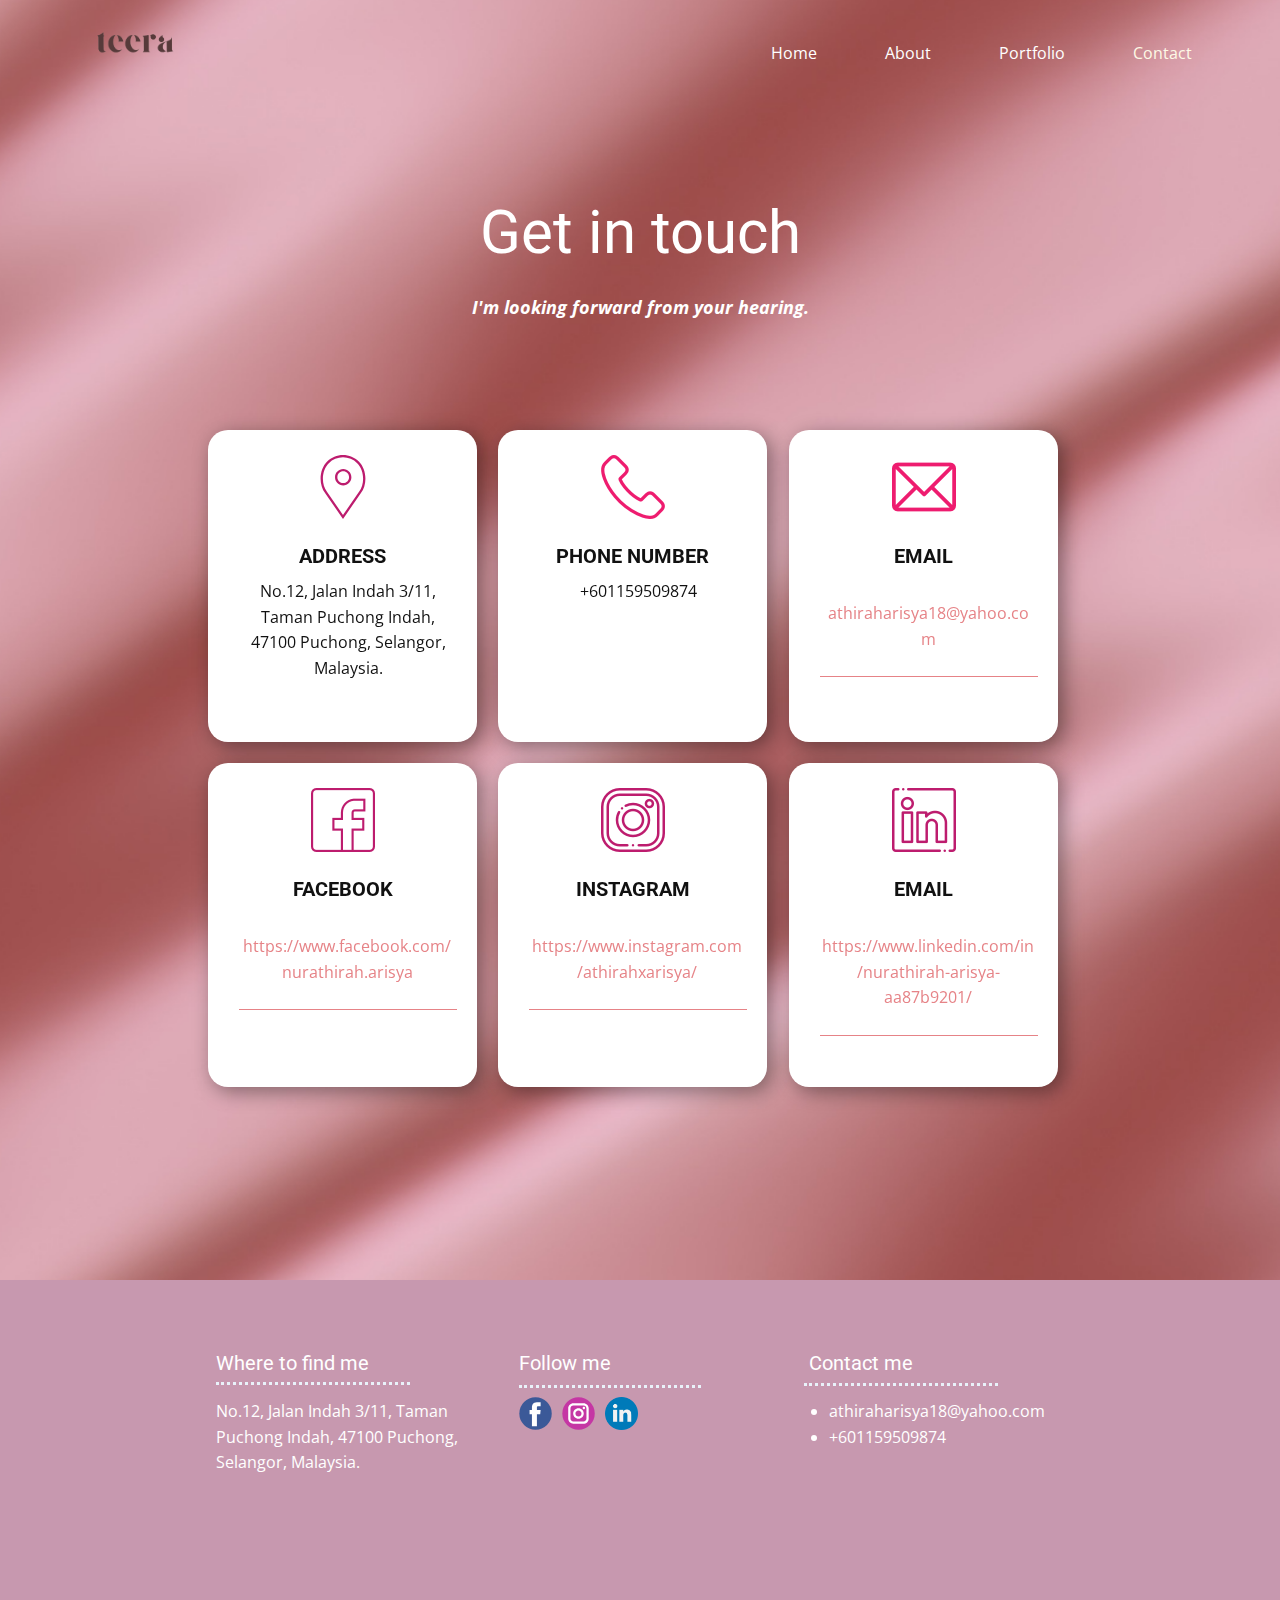
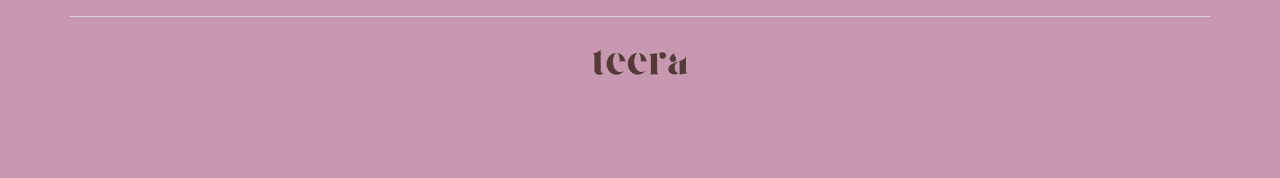
<file: Contact.html>
<!DOCTYPE html>
<html style="font-size: 16px;" lang="en"><head>
    <meta name="viewport" content="width=device-width, initial-scale=1.0">
    <meta charset="utf-8">
    <meta name="keywords" content="Get in touch">
    <meta name="description" content="">
    <title>Contact</title>
    <link rel="stylesheet" href="nicepage.css" media="screen">
<link rel="stylesheet" href="Contact.css" media="screen">
    <script class="u-script" type="text/javascript" src="jquery.js" "="" defer=""></script>
    <script class="u-script" type="text/javascript" src="nicepage.js" "="" defer=""></script>
    <meta name="generator" content="Nicepage 4.15.8, nicepage.com">
    <link id="u-theme-google-font" rel="stylesheet" href="https://fonts.googleapis.com/css?family=Roboto:100,100i,300,300i,400,400i,500,500i,700,700i,900,900i|Open+Sans:300,300i,400,400i,500,500i,600,600i,700,700i,800,800i">
    
    
    <script type="application/ld+json">{
		"@context": "http://schema.org",
		"@type": "Organization",
		"name": "",
		"logo": "images/logo4..png",
		"sameAs": [
				"https://www.facebook.com/nurathirah.arisya",
				"https://www.instagram.com/athirahxarisya/",
				"https://www.linkedin.com/in/nurathirah-arisya-aa87b9201/"
		]
}</script>
    <meta name="theme-color" content="#478ac9">
    <meta property="og:title" content="Contact">
    <meta property="og:type" content="website">
  </head>
  <body class="u-body u-overlap u-xl-mode" data-lang="en"><header class="u-clearfix u-header u-header" id="sec-2a83"><div class="u-clearfix u-sheet u-valign-bottom-md u-valign-bottom-sm u-valign-bottom-xs u-sheet-1">
        <a href="Home.html" data-page-id="2591223293" class="u-image u-logo u-image-1" data-image-width="162" data-image-height="51" title="Home">
          <img src="images/logo4..png" class="u-logo-image u-logo-image-1">
        </a>
        <nav class="u-menu u-menu-one-level u-offcanvas u-menu-1">
          <div class="menu-collapse" style="font-size: 1rem; letter-spacing: 0px;">
            <a class="u-button-style u-custom-left-right-menu-spacing u-custom-padding-bottom u-custom-top-bottom-menu-spacing u-nav-link u-text-active-palette-1-base u-text-hover-palette-2-base" href="#">
              <svg class="u-svg-link" viewBox="0 0 24 24"><use xmlns:xlink="http://www.w3.org/1999/xlink" xlink:href="#menu-hamburger"></use></svg>
              <svg class="u-svg-content" version="1.1" id="menu-hamburger" viewBox="0 0 16 16" x="0px" y="0px" xmlns:xlink="http://www.w3.org/1999/xlink" xmlns="http://www.w3.org/2000/svg"><g><rect y="1" width="16" height="2"></rect><rect y="7" width="16" height="2"></rect><rect y="13" width="16" height="2"></rect>
</g></svg>
            </a>
          </div>
          <div class="u-custom-menu u-nav-container">
            <ul class="u-nav u-spacing-20 u-unstyled u-nav-1"><li class="u-nav-item"><a class="u-border-active-palette-1-base u-border-hover-palette-1-base u-button-style u-nav-link u-text-active-palette-3-light-3 u-text-hover-palette-3-light-2 u-text-white" href="Home.html" style="padding: 10px 24px;">Home</a>
</li><li class="u-nav-item"><a class="u-border-active-palette-1-base u-border-hover-palette-1-base u-button-style u-nav-link u-text-active-palette-3-light-3 u-text-hover-palette-3-light-2 u-text-white" href="Home.html#carousel_b9f3" data-page-id="2591223293" style="padding: 10px 24px;">About</a><div class="u-nav-popup"><ul class="u-h-spacing-20 u-nav u-unstyled u-v-spacing-10 u-nav-2"><li class="u-nav-item"><a class="u-button-style u-nav-link u-white" href="Home.html#carousel_b9f3" data-page-id="2591223293">Home</a>
</li></ul>
</div>
</li><li class="u-nav-item"><a class="u-border-active-palette-1-base u-border-hover-palette-1-base u-button-style u-nav-link u-text-active-palette-3-light-3 u-text-hover-palette-3-light-2 u-text-white" href="Portfolio.html" style="padding: 10px 24px;">Portfolio</a>
</li><li class="u-nav-item"><a class="u-border-active-palette-1-base u-border-hover-palette-1-base u-button-style u-nav-link u-text-active-palette-3-light-3 u-text-hover-palette-3-light-2 u-text-white" href="Contact.html" style="padding: 10px 24px;">Contact</a>
</li></ul>
          </div>
          <div class="u-custom-menu u-nav-container-collapse">
            <div class="u-black u-container-style u-inner-container-layout u-opacity u-opacity-95 u-sidenav">
              <div class="u-inner-container-layout u-sidenav-overflow">
                <div class="u-menu-close"></div>
                <ul class="u-align-center u-nav u-popupmenu-items u-unstyled u-nav-3"><li class="u-nav-item"><a class="u-button-style u-nav-link" href="Home.html">Home</a>
</li><li class="u-nav-item"><a class="u-button-style u-nav-link" href="Home.html#carousel_b9f3" data-page-id="2591223293">About</a><div class="u-nav-popup"><ul class="u-h-spacing-20 u-nav u-unstyled u-v-spacing-10 u-nav-4"><li class="u-nav-item"><a class="u-button-style u-nav-link" href="Home.html#carousel_b9f3" data-page-id="2591223293">Home</a>
</li></ul>
</div>
</li><li class="u-nav-item"><a class="u-button-style u-nav-link" href="Portfolio.html">Portfolio</a>
</li><li class="u-nav-item"><a class="u-button-style u-nav-link" href="Contact.html">Contact</a>
</li></ul>
              </div>
            </div>
            <div class="u-black u-menu-overlay u-opacity u-opacity-70"></div>
          </div>
        </nav>
      </div></header>
    <section class="u-clearfix u-image u-section-1" id="carousel_6969" data-image-width="1357" data-image-height="1920">
      <div class="u-clearfix u-sheet u-sheet-1">
        <div class="u-align-center u-clearfix u-expanded-width u-layout-wrap u-layout-wrap-1">
          <div class="u-gutter-0 u-layout">
            <div class="u-layout-col">
              <div class="u-align-center u-container-style u-layout-cell u-size-30 u-layout-cell-1">
                <div class="u-container-layout u-valign-top-xs u-container-layout-1">
                  <h2 class="u-align-center u-text u-text-body-alt-color u-text-1" data-animation-name="pulse" data-animation-duration="1000" data-animation-direction="">Get in touch</h2>
                  <h6 class="u-align-center u-custom-font u-text u-text-body-alt-color u-text-font u-text-2">I'm looking forward from your hearing.</h6>
                </div>
              </div>
              <div class="u-align-left u-container-style u-layout-cell u-size-30 u-layout-cell-2">
                <div class="u-container-layout u-valign-top-sm u-valign-top-xs u-container-layout-2">
                  <div class="u-layout-grid u-list u-list-1">
                    <div class="u-repeater u-repeater-1">
                      <div class="u-align-center u-container-style u-custom-item u-list-item u-radius-20 u-repeater-item u-shape-round u-white u-list-item-1" data-animation-name="customAnimationIn" data-animation-duration="1000" data-animation-direction="X">
                        <div class="u-container-layout u-similar-container u-valign-bottom-xs u-container-layout-3"><span class="u-custom-item u-icon u-text-custom-color-2 u-icon-1"><svg class="u-svg-link" preserveAspectRatio="xMidYMin slice" viewBox="0 0 54.757 54.757" style=""><use xmlns:xlink="http://www.w3.org/1999/xlink" xlink:href="#svg-98b4"></use></svg><svg class="u-svg-content" viewBox="0 0 54.757 54.757" x="0px" y="0px" id="svg-98b4" style="enable-background:new 0 0 54.757 54.757;"><g><path d="M27.557,12c-3.859,0-7,3.141-7,7s3.141,7,7,7s7-3.141,7-7S31.416,12,27.557,12z M27.557,24c-2.757,0-5-2.243-5-5
		s2.243-5,5-5s5,2.243,5,5S30.314,24,27.557,24z"></path><path d="M40.94,5.617C37.318,1.995,32.502,0,27.38,0c-5.123,0-9.938,1.995-13.56,5.617c-6.703,6.702-7.536,19.312-1.804,26.952
		L27.38,54.757L42.721,32.6C48.476,24.929,47.643,12.319,40.94,5.617z M41.099,31.431L27.38,51.243L13.639,31.4
		C8.44,24.468,9.185,13.08,15.235,7.031C18.479,3.787,22.792,2,27.38,2s8.901,1.787,12.146,5.031
		C45.576,13.08,46.321,24.468,41.099,31.431z"></path>
</g></svg></span>
                          <h5 class="u-text u-text-3">address</h5>
                          <p class="u-text u-text-4">No.12, Jalan Indah 3/11, Taman Puchong Indah, 47100 Puchong, Selangor, Malaysia.</p>
                        </div>
                      </div>
                      <div class="u-align-center u-container-style u-custom-item u-list-item u-radius-20 u-repeater-item u-shape-round u-white u-list-item-2" data-animation-name="customAnimationIn" data-animation-duration="1000">
                        <div class="u-container-layout u-similar-container u-valign-bottom-xs u-container-layout-4"><span class="u-custom-item u-file-icon u-icon u-text-palette-1-base u-icon-2"><img src="images/159832.png" alt=""></span>
                          <h5 class="u-text u-text-5">phone number</h5>
                          <p class="u-text u-text-6">+601159509874<br>
                          </p>
                        </div>
                      </div>
                      <div class="u-align-center u-container-style u-custom-item u-list-item u-radius-20 u-repeater-item u-shape-round u-white u-list-item-3" data-animation-name="customAnimationIn" data-animation-duration="1000">
                        <div class="u-container-layout u-similar-container u-valign-bottom-xs u-container-layout-5"><span class="u-custom-item u-file-icon u-icon u-text-palette-1-base u-icon-3"><img src="images/561127.png" alt=""></span>
                          <h5 class="u-text u-text-7">Email</h5>
                          <p class="u-text u-text-8">
                            <a href="mailto:athiraharisya18@yahoo.com" class="u-active-none u-border-1 u-border-palette-2-light-1 u-btn u-button-style u-hover-none u-none u-text-palette-2-light-1 u-btn-1">athiraharisya18@yahoo.com<br>
                            </a>
                          </p>
                        </div>
                      </div>
                      <div class="u-align-center u-container-style u-custom-item u-list-item u-radius-20 u-repeater-item u-shape-round u-white u-list-item-4" data-animation-name="customAnimationIn" data-animation-duration="1000">
                        <div class="u-container-layout u-similar-container u-valign-bottom-xs u-container-layout-6"><span class="u-custom-item u-file-icon u-icon u-text-custom-color-2 u-icon-4"><img src="images/220342.png" alt=""></span>
                          <h5 class="u-text u-text-9">Facebook</h5>
                          <p class="u-text u-text-10">
                            <a href="https://www.facebook.com/nurathirah.arisya" class="u-active-none u-border-1 u-border-palette-2-light-1 u-btn u-button-style u-hover-none u-none u-text-palette-2-light-1 u-btn-2" target="_blank">https://www.facebook.com/nurathirah.arisya<br>
                            </a>
                          </p>
                        </div>
                      </div>
                      <div class="u-align-center u-container-style u-custom-item u-list-item u-radius-20 u-repeater-item u-shape-round u-white u-list-item-5" data-animation-name="customAnimationIn" data-animation-duration="1000">
                        <div class="u-container-layout u-similar-container u-valign-bottom-xs u-container-layout-7"><span class="u-custom-item u-file-icon u-icon u-text-custom-color-2 u-icon-5"><img src="images/725339.png" alt=""></span>
                          <h5 class="u-text u-text-11">Instagram</h5>
                          <p class="u-text u-text-12">
                            <a href="https://www.instagram.com/athirahxarisya/" class="u-active-none u-border-1 u-border-palette-2-light-1 u-btn u-button-style u-hover-none u-none u-text-palette-2-light-1 u-btn-3" target="_blank">https://www.instagram.com/athirahxarisya/<br>
                            </a>
                          </p>
                        </div>
                      </div>
                      <div class="u-align-center u-container-style u-custom-item u-list-item u-radius-20 u-repeater-item u-shape-round u-white u-list-item-6" data-animation-name="customAnimationIn" data-animation-duration="1000">
                        <div class="u-container-layout u-similar-container u-valign-bottom-xs u-container-layout-8"><span class="u-custom-item u-file-icon u-icon u-text-custom-color-2 u-icon-6"><img src="images/1383329.png" alt=""></span>
                          <h5 class="u-text u-text-13">Email</h5>
                          <p class="u-text u-text-14">
                            <a href="https://www.linkedin.com/in/nurathirah-arisya-aa87b9201/" class="u-active-none u-border-1 u-border-palette-2-light-1 u-btn u-button-style u-hover-none u-none u-text-palette-2-light-1 u-btn-4" target="_blank">https://www.linkedin.com/in/nurathirah-arisya-aa87b9201/<br>
                            </a>
                          </p>
                        </div>
                      </div>
                    </div>
                  </div>
                </div>
              </div>
            </div>
          </div>
        </div>
      </div>
    </section>
    
    
    <footer class="u-clearfix u-custom-color-1 u-footer u-footer" id="sec-de99"><div class="u-clearfix u-gutter-0 u-layout-wrap u-layout-wrap-1">
        <div class="u-gutter-0 u-layout">
          <div class="u-layout-row">
            <div class="u-align-left u-container-style u-layout-cell u-left-cell u-size-20 u-size-60-md u-layout-cell-1">
              <div class="u-container-layout u-container-layout-1"><!--position-->
                <div data-position="" class="u-position u-position-1"><!--block-->
                  <div class="u-block">
                    <div class="u-block-container u-clearfix"><!--block_header-->
                      <h5 class="u-block-header u-text"><!--block_header_content-->Where to find me<br>&nbsp;<!--/block_header_content-->
                      </h5><!--/block_header--><!--block_content-->
                      <div class="u-block-content u-text"><!--block_content_content--> No.12, Jalan Indah 3/11, Taman Puchong Indah, 47100 Puchong, Selangor, Malaysia.&nbsp; &nbsp; &nbsp; &nbsp; &nbsp; &nbsp; &nbsp; &nbsp; &nbsp; &nbsp;&nbsp;<!--/block_content_content--></div><!--/block_content-->
                    </div>
                  </div><!--/block-->
                </div><!--/position-->
                <div class="u-align-left-xs u-border-3 u-border-palette-1-light-3 u-line u-line-horizontal u-line-1"></div>
              </div>
            </div>
            <div class="u-align-left u-container-style u-layout-cell u-size-14 u-size-60-md u-layout-cell-2">
              <div class="u-container-layout u-container-layout-2"><!--position-->
                <div data-position="" class="u-position u-position-2"><!--block-->
                  <div class="u-block">
                    <div class="u-block-container u-clearfix"><!--block_header-->
                      <h5 class="u-block-header u-text"><!--block_header_content-->Follow me<br>
                        <br><!--/block_header_content-->
                      </h5><!--/block_header--><!--block_content-->
                      <div class="u-block-content u-text"><!--block_content_content--><!--/block_content_content--></div><!--/block_content-->
                    </div>
                  </div><!--/block-->
                </div><!--/position-->
                <div class="u-social-icons u-spacing-10 u-social-icons-1">
                  <a class="u-social-url" title="facebook" target="_blank" href="https://www.facebook.com/nurathirah.arisya"><span class="u-icon u-social-facebook u-social-icon u-icon-1"><svg class="u-svg-link" preserveAspectRatio="xMidYMin slice" viewBox="0 0 112 112" style=""><use xmlns:xlink="http://www.w3.org/1999/xlink" xlink:href="#svg-fd1c"></use></svg><svg class="u-svg-content" viewBox="0 0 112 112" x="0" y="0" id="svg-fd1c"><circle fill="currentColor" cx="56.1" cy="56.1" r="55"></circle><path fill="#FFFFFF" d="M73.5,31.6h-9.1c-1.4,0-3.6,0.8-3.6,3.9v8.5h12.6L72,58.3H60.8v40.8H43.9V58.3h-8V43.9h8v-9.2
            c0-6.7,3.1-17,17-17h12.5v13.9H73.5z"></path></svg></span>
                  </a>
                  <a class="u-social-url" title="instagram" target="_blank" href="https://www.instagram.com/athirahxarisya/"><span class="u-icon u-social-icon u-social-instagram u-icon-2"><svg class="u-svg-link" preserveAspectRatio="xMidYMin slice" viewBox="0 0 112 112" style=""><use xmlns:xlink="http://www.w3.org/1999/xlink" xlink:href="#svg-4874"></use></svg><svg class="u-svg-content" viewBox="0 0 112 112" x="0" y="0" id="svg-4874"><circle fill="currentColor" cx="56.1" cy="56.1" r="55"></circle><path fill="#FFFFFF" d="M55.9,38.2c-9.9,0-17.9,8-17.9,17.9C38,66,46,74,55.9,74c9.9,0,17.9-8,17.9-17.9C73.8,46.2,65.8,38.2,55.9,38.2
            z M55.9,66.4c-5.7,0-10.3-4.6-10.3-10.3c-0.1-5.7,4.6-10.3,10.3-10.3c5.7,0,10.3,4.6,10.3,10.3C66.2,61.8,61.6,66.4,55.9,66.4z"></path><path fill="#FFFFFF" d="M74.3,33.5c-2.3,0-4.2,1.9-4.2,4.2s1.9,4.2,4.2,4.2s4.2-1.9,4.2-4.2S76.6,33.5,74.3,33.5z"></path><path fill="#FFFFFF" d="M73.1,21.3H38.6c-9.7,0-17.5,7.9-17.5,17.5v34.5c0,9.7,7.9,17.6,17.5,17.6h34.5c9.7,0,17.5-7.9,17.5-17.5V38.8
            C90.6,29.1,82.7,21.3,73.1,21.3z M83,73.3c0,5.5-4.5,9.9-9.9,9.9H38.6c-5.5,0-9.9-4.5-9.9-9.9V38.8c0-5.5,4.5-9.9,9.9-9.9h34.5
            c5.5,0,9.9,4.5,9.9,9.9V73.3z"></path></svg></span>
                  </a>
                  <a class="u-social-url" title="pinterest" target="_blank" href="https://www.linkedin.com/in/nurathirah-arisya-aa87b9201/"><span class="u-file-icon u-icon u-social-icon u-social-pinterest u-icon-3"><img src="images/145807.png" alt=""></span>
                  </a>
                </div>
                <div class="u-border-3 u-border-palette-1-light-3 u-line u-line-horizontal u-line-2"></div>
              </div>
            </div>
            <div class="u-align-left u-container-style u-layout-cell u-right-cell u-size-26 u-size-60-md u-layout-cell-3">
              <div class="u-container-layout u-container-layout-3"><!--position-->
                <div data-position="" class="u-position u-position-3"><!--block-->
                  <div class="u-block">
                    <div class="u-block-container u-clearfix"><!--block_header-->
                      <h5 class="u-block-header u-text"><!--block_header_content-->Contact me&nbsp;<br>
                        <br><!--/block_header_content-->
                      </h5><!--/block_header--><!--block_content-->
                      <div class="u-align-left u-block-content u-text"><!--block_content_content--><!--/block_content_content--></div><!--/block_content-->
                    </div>
                  </div><!--/block-->
                </div><!--/position-->
                <ul class="u-text u-text-default u-text-7">
                  <li>athiraharisya18@yahoo.com<br>
                  </li>
                  <li>+601159509874<br>
                  </li>
                </ul>
                <div class="u-border-3 u-border-palette-1-light-3 u-line u-line-horizontal u-line-3"></div>
              </div>
            </div>
          </div>
        </div>
      </div><div class="u-border-1 u-border-white u-line u-line-horizontal u-opacity u-opacity-50 u-line-4"></div><a href="Home.html" data-page-id="2591223293" class="u-image u-logo u-image-1" data-image-width="162" data-image-height="51" title="Home">
        <img src="images/logo4..png" class="u-logo-image u-logo-image-1">
      </a></footer>

  
</body></html>
</file>
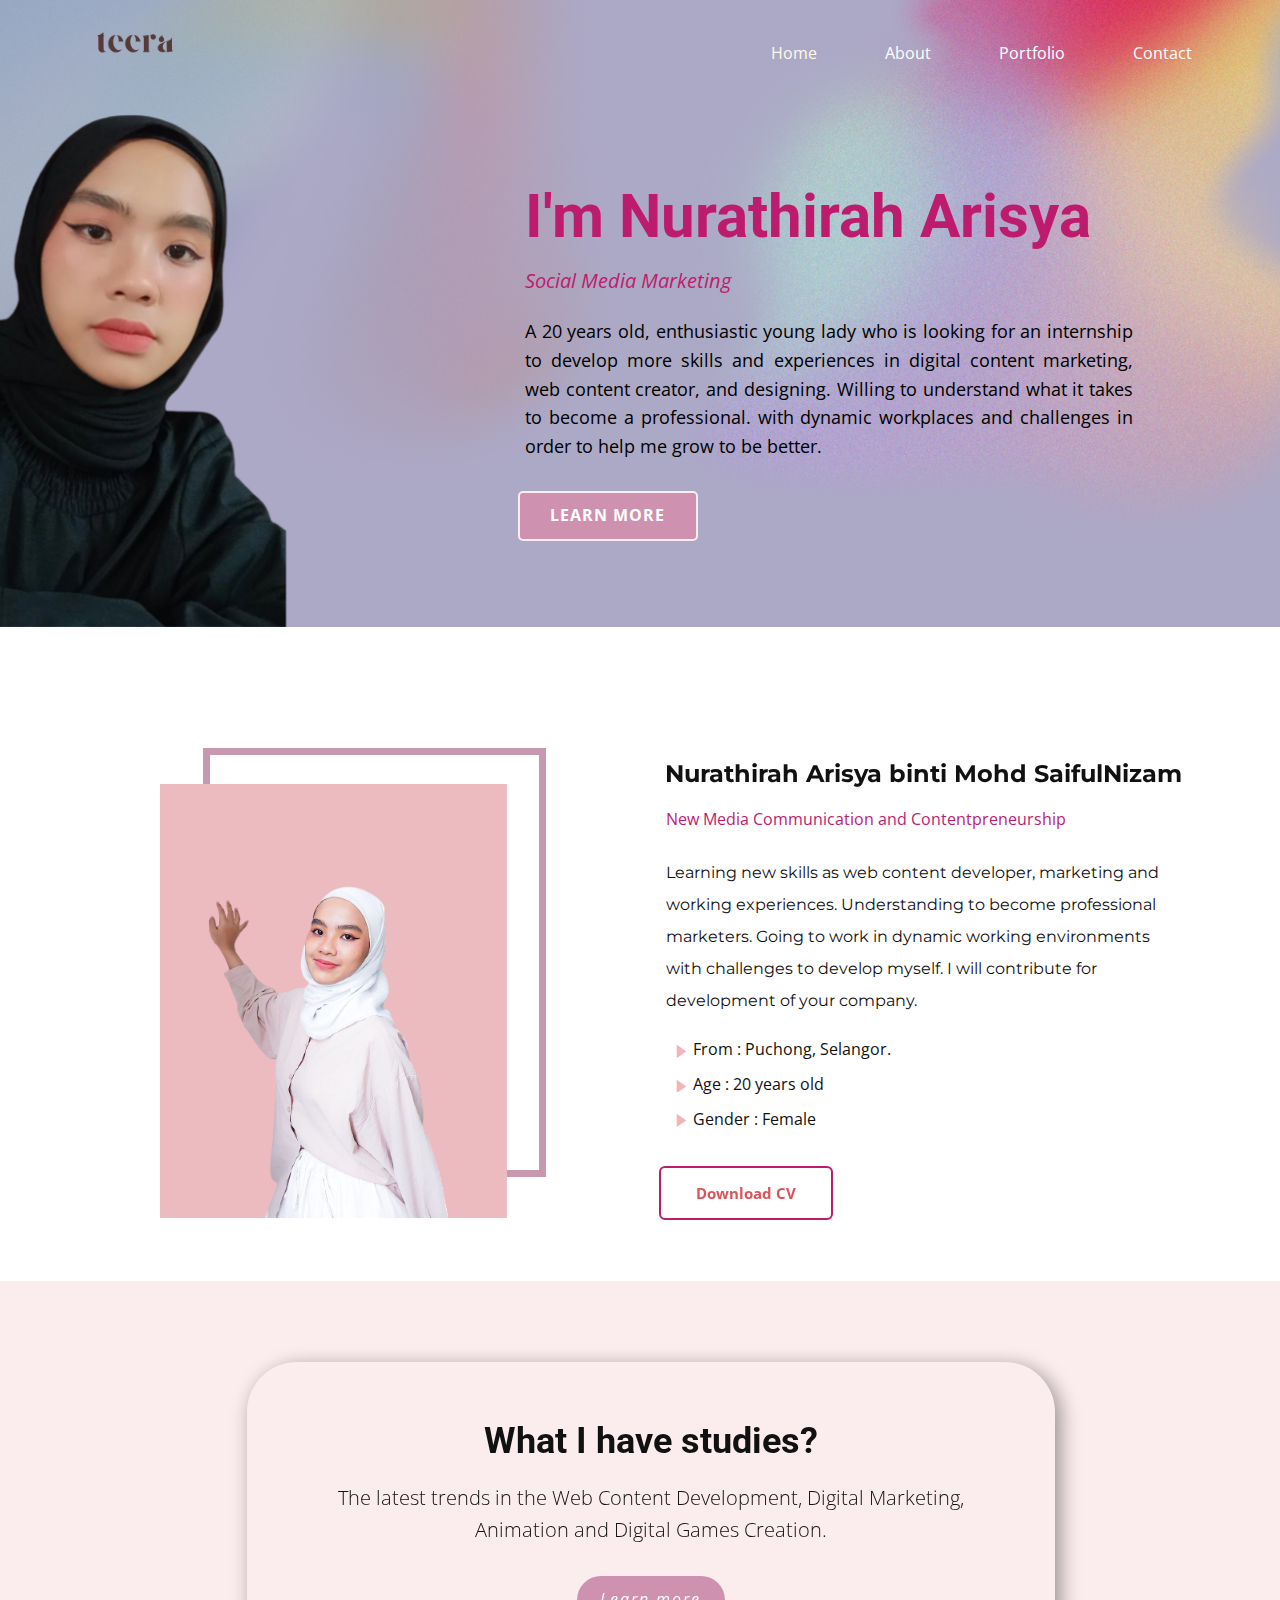
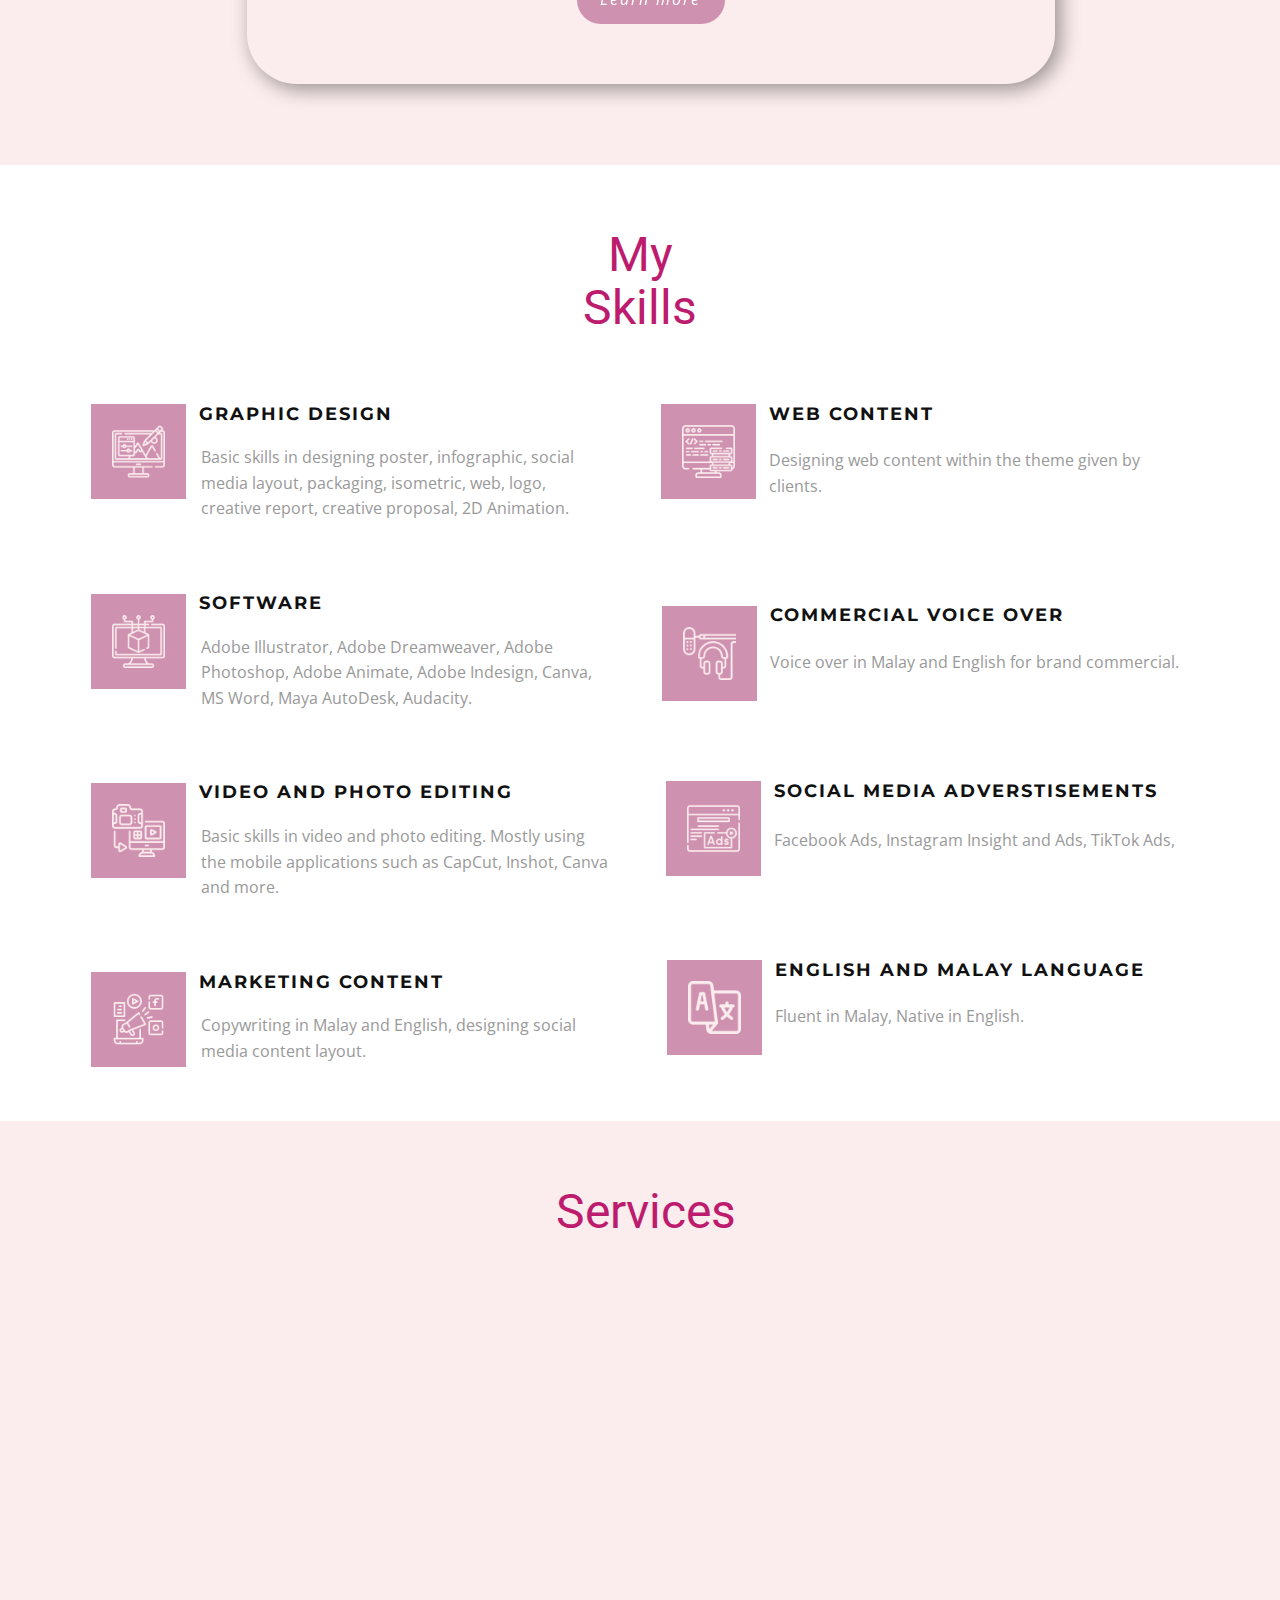
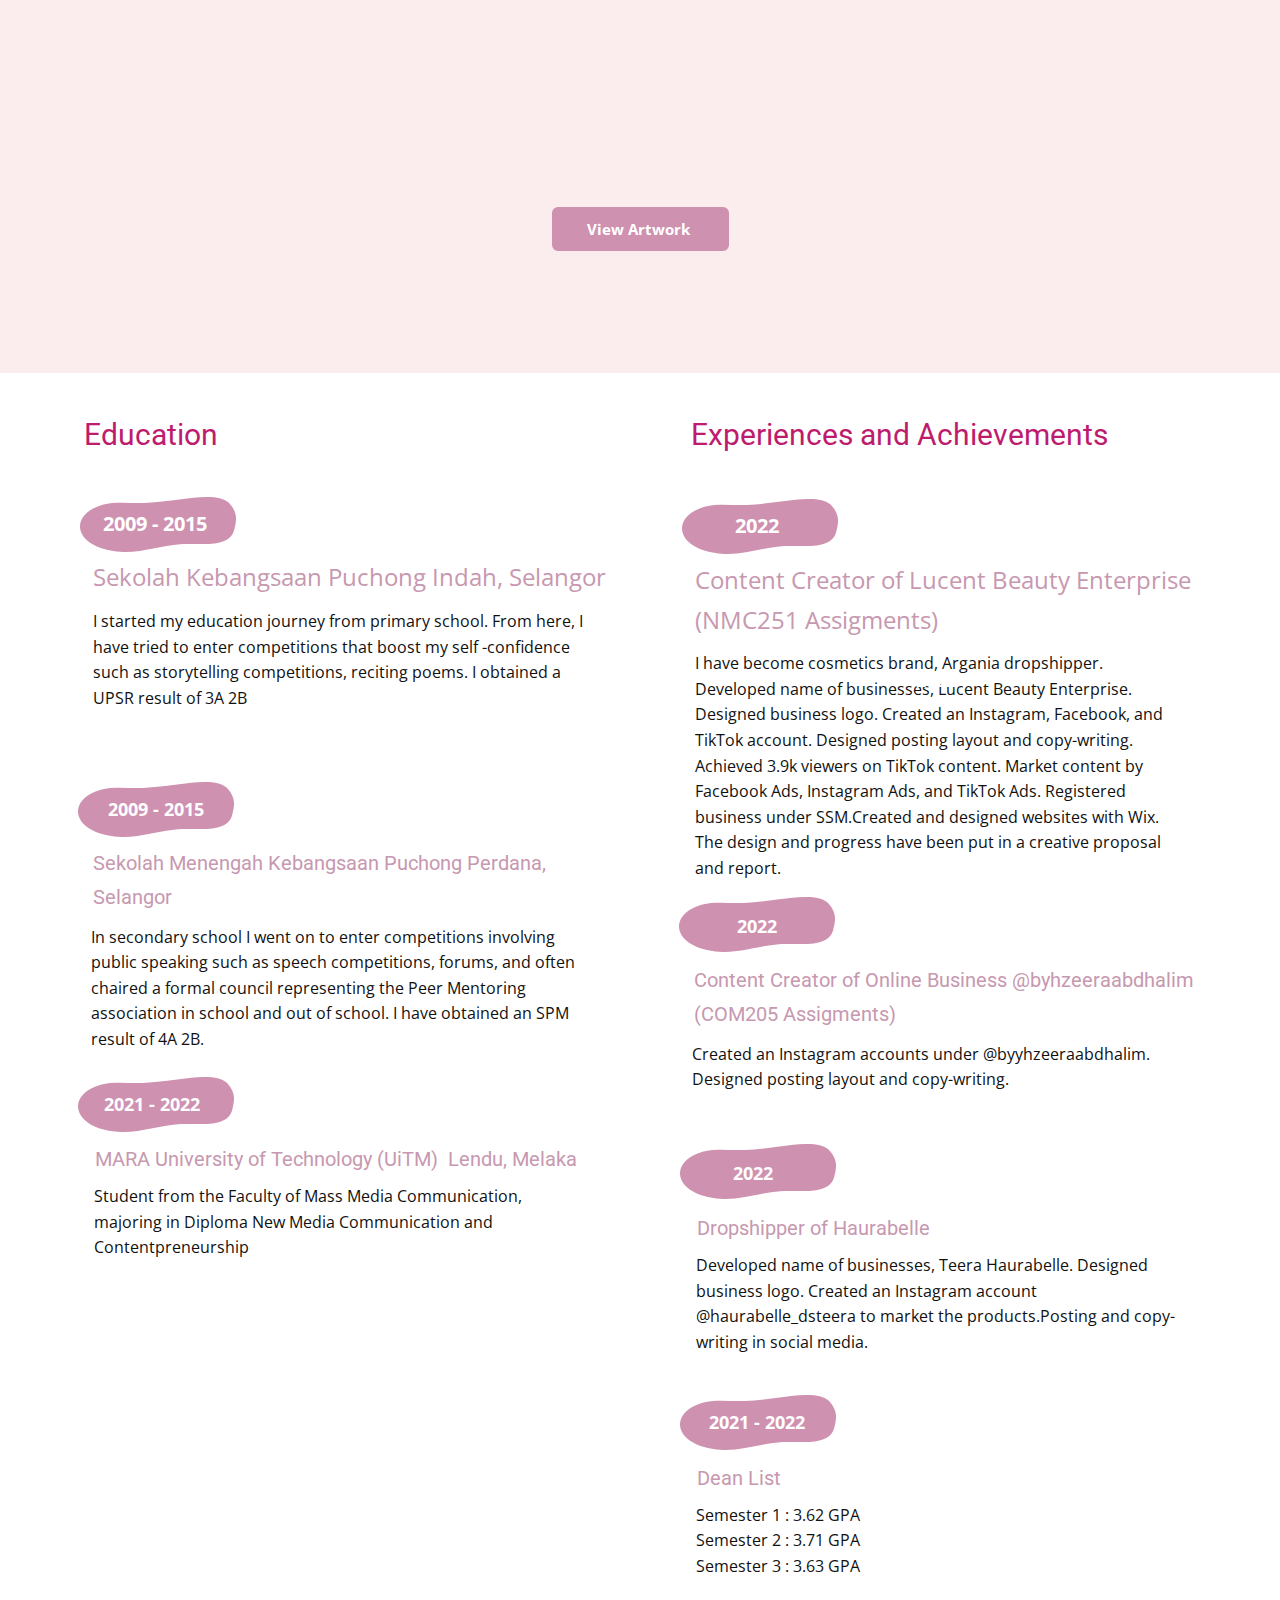
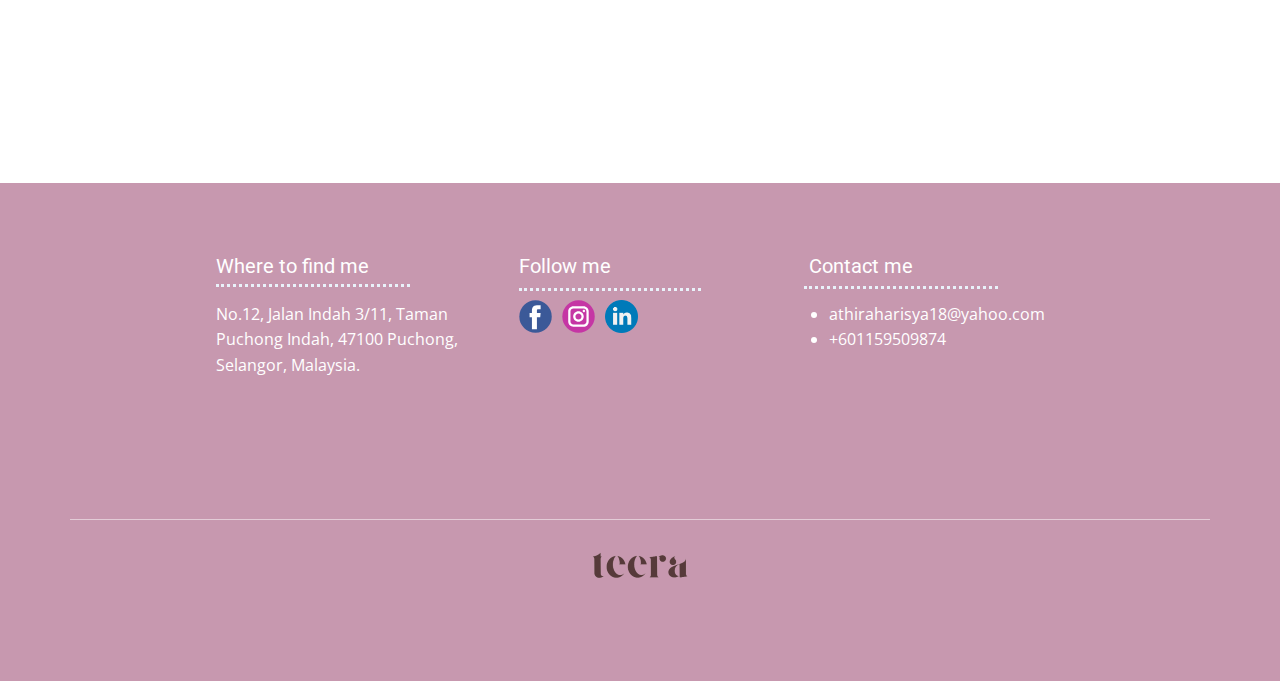
<file: Home.html>
<!DOCTYPE html>
<html style="font-size: 16px;" lang="en"><head>
    <meta name="viewport" content="width=device-width, initial-scale=1.0">
    <meta charset="utf-8">
    <meta name="keywords" content="​What are the best brands of solar panels for your project?">
    <meta name="description" content="">
    <title>Home</title>
    <link rel="stylesheet" href="nicepage.css" media="screen">
<link rel="stylesheet" href="Home.css" media="screen">
    <script class="u-script" type="text/javascript" src="jquery.js" "="" defer=""></script>
    <script class="u-script" type="text/javascript" src="nicepage.js" "="" defer=""></script>
    <meta name="generator" content="Nicepage 4.15.8, nicepage.com">
    <link id="u-theme-google-font" rel="stylesheet" href="https://fonts.googleapis.com/css?family=Roboto:100,100i,300,300i,400,400i,500,500i,700,700i,900,900i|Open+Sans:300,300i,400,400i,500,500i,600,600i,700,700i,800,800i">
    <link id="u-page-google-font" rel="stylesheet" href="https://fonts.googleapis.com/css?family=Montserrat:100,100i,200,200i,300,300i,400,400i,500,500i,600,600i,700,700i,800,800i,900,900i">
    
    
    
    
    
    
    
    <script type="application/ld+json">{
		"@context": "http://schema.org",
		"@type": "Organization",
		"name": "",
		"logo": "images/logo4..png",
		"sameAs": [
				"https://www.facebook.com/nurathirah.arisya",
				"https://www.instagram.com/athirahxarisya/",
				"https://www.linkedin.com/in/nurathirah-arisya-aa87b9201/"
		]
}</script>
    <meta name="theme-color" content="#478ac9">
    <meta property="og:title" content="Home">
    <meta property="og:type" content="website">
  </head>
  <body class="u-body u-overlap u-overlap-contrast u-xl-mode" data-lang="en"><header class="u-clearfix u-header u-header" id="sec-2a83"><div class="u-clearfix u-sheet u-valign-bottom-md u-valign-bottom-sm u-valign-bottom-xs u-sheet-1">
        <a href="Home.html" data-page-id="2591223293" class="u-image u-logo u-image-1" data-image-width="162" data-image-height="51" title="Home">
          <img src="images/logo4..png" class="u-logo-image u-logo-image-1">
        </a>
        <nav class="u-menu u-menu-one-level u-offcanvas u-menu-1">
          <div class="menu-collapse" style="font-size: 1rem; letter-spacing: 0px;">
            <a class="u-button-style u-custom-left-right-menu-spacing u-custom-padding-bottom u-custom-top-bottom-menu-spacing u-nav-link u-text-active-palette-1-base u-text-hover-palette-2-base" href="#">
              <svg class="u-svg-link" viewBox="0 0 24 24"><use xmlns:xlink="http://www.w3.org/1999/xlink" xlink:href="#menu-hamburger"></use></svg>
              <svg class="u-svg-content" version="1.1" id="menu-hamburger" viewBox="0 0 16 16" x="0px" y="0px" xmlns:xlink="http://www.w3.org/1999/xlink" xmlns="http://www.w3.org/2000/svg"><g><rect y="1" width="16" height="2"></rect><rect y="7" width="16" height="2"></rect><rect y="13" width="16" height="2"></rect>
</g></svg>
            </a>
          </div>
          <div class="u-custom-menu u-nav-container">
            <ul class="u-nav u-spacing-20 u-unstyled u-nav-1"><li class="u-nav-item"><a class="u-border-active-palette-1-base u-border-hover-palette-1-base u-button-style u-nav-link u-text-active-palette-3-light-3 u-text-hover-palette-3-light-2 u-text-white" href="Home.html" style="padding: 10px 24px;">Home</a>
</li><li class="u-nav-item"><a class="u-border-active-palette-1-base u-border-hover-palette-1-base u-button-style u-nav-link u-text-active-palette-3-light-3 u-text-hover-palette-3-light-2 u-text-white" href="Home.html#carousel_b9f3" data-page-id="2591223293" style="padding: 10px 24px;">About</a><div class="u-nav-popup"><ul class="u-h-spacing-20 u-nav u-unstyled u-v-spacing-10 u-nav-2"><li class="u-nav-item"><a class="u-button-style u-nav-link u-white" href="Home.html#carousel_b9f3" data-page-id="2591223293">Home</a>
</li></ul>
</div>
</li><li class="u-nav-item"><a class="u-border-active-palette-1-base u-border-hover-palette-1-base u-button-style u-nav-link u-text-active-palette-3-light-3 u-text-hover-palette-3-light-2 u-text-white" href="Portfolio.html" style="padding: 10px 24px;">Portfolio</a>
</li><li class="u-nav-item"><a class="u-border-active-palette-1-base u-border-hover-palette-1-base u-button-style u-nav-link u-text-active-palette-3-light-3 u-text-hover-palette-3-light-2 u-text-white" href="Contact.html" style="padding: 10px 24px;">Contact</a>
</li></ul>
          </div>
          <div class="u-custom-menu u-nav-container-collapse">
            <div class="u-black u-container-style u-inner-container-layout u-opacity u-opacity-95 u-sidenav">
              <div class="u-inner-container-layout u-sidenav-overflow">
                <div class="u-menu-close"></div>
                <ul class="u-align-center u-nav u-popupmenu-items u-unstyled u-nav-3"><li class="u-nav-item"><a class="u-button-style u-nav-link" href="Home.html">Home</a>
</li><li class="u-nav-item"><a class="u-button-style u-nav-link" href="Home.html#carousel_b9f3" data-page-id="2591223293">About</a><div class="u-nav-popup"><ul class="u-h-spacing-20 u-nav u-unstyled u-v-spacing-10 u-nav-4"><li class="u-nav-item"><a class="u-button-style u-nav-link" href="Home.html#carousel_b9f3" data-page-id="2591223293">Home</a>
</li></ul>
</div>
</li><li class="u-nav-item"><a class="u-button-style u-nav-link" href="Portfolio.html">Portfolio</a>
</li><li class="u-nav-item"><a class="u-button-style u-nav-link" href="Contact.html">Contact</a>
</li></ul>
              </div>
            </div>
            <div class="u-black u-menu-overlay u-opacity u-opacity-70"></div>
          </div>
        </nav>
      </div></header>
    <section class="skrollable skrollable-between u-align-center-lg u-align-center-md u-align-center-xl u-align-left-sm u-align-left-xs u-clearfix u-image u-shading u-section-1" id="carousel_933b" src="" data-image-width="1894" data-image-height="755">
      <div class="u-clearfix u-sheet u-sheet-1">
        <img class="u-image u-image-contain u-image-default u-image-1" alt="" data-image-width="375" data-image-height="507" src="images/photo_2022-08-06_00-38-58-removebg-preview..png" data-animation-name="customAnimationIn" data-animation-duration="1000" data-animation-direction="">
        <h2 class="u-align-left u-text u-text-custom-color-2 u-text-1" data-animation-name="pulse" data-animation-duration="1000" data-animation-direction="">I'm Nurathirah Arisya</h2>
        <p class="u-align-left u-large-text u-text u-text-custom-color-2 u-text-variant u-text-2">Social Media Marketing</p>
        <p class="u-align-justify u-text u-text-black u-text-3">A 20 years old, enthusiastic young lady who is looking for an internship to develop more skills and experiences in digital content marketing, web content creator, and designing. Willing to understand what it takes to become a professional. with dynamic workplaces and challenges in order to help me grow to be better.<span style="font-style: italic;"></span>
        </p>
        <div class="u-align-left u-clearfix u-layout-wrap u-layout-wrap-1">
          <div class="u-layout">
            <div class="u-layout-row">
              <div class="u-align-left u-container-style u-layout-cell u-left-cell u-size-60 u-layout-cell-1">
                <div class="u-container-layout u-valign-middle u-container-layout-1">
                  <a href="Home.html#carousel_b9f3" data-page-id="2591223293" class="u-border-2 u-border-palette-2-light-3 u-btn u-btn-round u-button-style u-custom-color-3 u-hover-custom-color-2 u-radius-5 u-btn-1">Learn More</a>
                </div>
              </div>
            </div>
          </div>
        </div>
      </div>
    </section>
    <section class="u-align-left u-clearfix u-section-2" id="carousel_b9f3">
      <div class="u-clearfix u-sheet u-sheet-1">
        <div class="u-clearfix u-expanded-width u-layout-wrap u-layout-wrap-1">
          <div class="u-layout">
            <div class="u-layout-row">
              <div class="u-align-center u-container-style u-layout-cell u-size-30 u-layout-cell-1">
                <div class="u-container-layout u-container-layout-1">
                  <div class="u-border-7 u-border-custom-color-1 u-shape u-shape-bottom u-shape-left u-shape-1"></div>
                  <div class="u-border-7 u-border-custom-color-1 u-shape u-shape-right u-shape-top u-shape-2"></div>
                  <img class="u-image u-image-round u-image-1" src="images/opi3.png" alt="" data-image-width="433" data-image-height="577">
                  <div class="u-border-7 u-border-custom-color-1 u-shape u-shape-bottom u-shape-right u-shape-3"></div>
                </div>
              </div>
              <div class="u-align-left u-container-style u-layout-cell u-shape-rectangle u-size-30 u-layout-cell-2">
                <div class="u-container-layout u-valign-bottom-md u-valign-bottom-sm u-container-layout-2">
                  <h2 class="u-custom-font u-font-montserrat u-text u-text-default-lg u-text-default-md u-text-default-xl u-text-1" data-animation-name="fadeIn" data-animation-duration="1000" data-animation-direction="" data-animation-delay="0">
                    <span style="font-size: 1.5rem;">Nurathirah Arisya binti Mohd SaifulNizam </span>
                    <br>
                  </h2>
                  <p class="u-text u-text-2">
                    <a class="u-active-none u-border-none u-btn u-button-link u-button-style u-hover-none u-none u-text-custom-color-2 u-btn-1" href="https://masscomm.uitm.edu.my/index.php/diploma/mc111" target="_blank">New Media Communication and Contentpreneurship&nbsp;</a>
                  </p>
                  <p class="u-custom-font u-font-montserrat u-text u-text-3">Learning new skills as web content developer, marketing and working 
experiences. Understanding to become professional marketers. Going to 
work in dynamic working environments with challenges to develop myself. I
 will contribute for development of your company. &nbsp;&nbsp;<br>
                  </p>
                  <ul class="u-custom-list u-text u-text-4">
                    <li>
                      <div class="u-list-icon u-text-palette-2-light-2">
                        <svg class="u-svg-content" viewBox="0 0 41.999 41.999" x="0px" y="0px" id="svg-1e88"><path d="M36.068,20.176l-29-20C6.761-0.035,6.363-0.057,6.035,0.114C5.706,0.287,5.5,0.627,5.5,0.999v40
	c0,0.372,0.206,0.713,0.535,0.886c0.146,0.076,0.306,0.114,0.465,0.114c0.199,0,0.397-0.06,0.568-0.177l29-20
	c0.271-0.187,0.432-0.494,0.432-0.823S36.338,20.363,36.068,20.176z"></path></svg>
                      </div>From : Puchong, Selangor.
                    </li>
                    <li>
                      <div class="u-list-icon u-text-palette-2-light-2">
                        <svg class="u-svg-content" viewBox="0 0 41.999 41.999" x="0px" y="0px" id="svg-1e88"><path d="M36.068,20.176l-29-20C6.761-0.035,6.363-0.057,6.035,0.114C5.706,0.287,5.5,0.627,5.5,0.999v40
	c0,0.372,0.206,0.713,0.535,0.886c0.146,0.076,0.306,0.114,0.465,0.114c0.199,0,0.397-0.06,0.568-0.177l29-20
	c0.271-0.187,0.432-0.494,0.432-0.823S36.338,20.363,36.068,20.176z"></path></svg>
                      </div>Age : 20 years old
                    </li>
                    <li>
                      <div class="u-list-icon u-text-palette-2-light-2">
                        <svg class="u-svg-content" viewBox="0 0 41.999 41.999" x="0px" y="0px" id="svg-1e88"><path d="M36.068,20.176l-29-20C6.761-0.035,6.363-0.057,6.035,0.114C5.706,0.287,5.5,0.627,5.5,0.999v40
	c0,0.372,0.206,0.713,0.535,0.886c0.146,0.076,0.306,0.114,0.465,0.114c0.199,0,0.397-0.06,0.568-0.177l29-20
	c0.271-0.187,0.432-0.494,0.432-0.823S36.338,20.363,36.068,20.176z"></path></svg>
                      </div>Gender : Female
                    </li>
                  </ul>
                  <a href="files/CVResume-1.pdf" class="u-border-2 u-border-custom-color-2 u-btn u-btn-round u-button-style u-file-link u-hover-custom-color-3 u-none u-radius-6 u-text-hover-white u-text-palette-2-base u-btn-2" data-animation-name="pulse" data-animation-duration="1000" data-animation-direction="">Download CV</a>
                </div>
              </div>
            </div>
          </div>
        </div>
      </div>
    </section>
    <section class="u-align-left u-clearfix u-palette-2-light-3 u-section-3" id="sec-74b0">
      <div class="u-clearfix u-sheet u-valign-middle-lg u-valign-middle-xl u-sheet-1">
        <div class="u-align-center u-container-style u-group u-palette-2-light-3 u-radius-50 u-shape-round u-group-1" data-animation-name="pulse" data-animation-duration="1000" data-animation-direction="">
          <div class="u-container-layout u-valign-middle-lg u-valign-middle-md u-valign-middle-sm u-valign-middle-xl u-container-layout-1">
            <h2 class="u-text u-text-default u-text-1">What I have studies?</h2>
            <p class="u-text u-text-2">The latest trend​s in the Web Content Development, Digital Marketing, Animation and Digital Games Creation.</p>
            <a href="https://melaka.uitm.edu.my/index.php/en/component/content/article?id=314&amp;Itemid=102" class="u-border-none u-btn u-btn-round u-button-style u-color-scheme-summer-time u-color-style-multicolor-1 u-custom-color-3 u-radius-50 u-btn-1" target="_blank">Learn more</a>
          </div>
        </div>
      </div>
    </section>
    <section class="u-align-center u-clearfix u-section-4" id="carousel_7510">
      <div class="u-clearfix u-sheet u-valign-middle-lg u-sheet-1">
        <h1 class="u-text u-text-custom-color-2 u-text-1">My Skills</h1>
        <div class="u-expanded-width-xs u-layout-grid u-list u-list-1">
          <div class="u-repeater u-repeater-1">
            <div class="u-align-center-xs u-align-left-lg u-align-left-md u-align-left-sm u-align-left-xl u-container-style u-list-item u-repeater-item u-shape-rectangle u-list-item-1">
              <div class="u-container-layout u-similar-container u-container-layout-1">
                <h6 class="u-custom-font u-font-montserrat u-text u-text-2">GRAphic design</h6><span class="u-custom-color-3 u-custom-item u-file-icon u-icon u-icon-rounded u-text-palette-2-light-3 u-icon-1"><img src="images/3939992.png" alt=""></span>
                <p class="u-text u-text-grey-40 u-text-3">Basic skills in designing poster, infographic, social media layout, packaging, isometric, web, logo, creative report, creative proposal, 2D Animation. &nbsp;</p>
              </div>
            </div>
            <div class="u-align-center-xs u-align-left-lg u-align-left-md u-align-left-sm u-align-left-xl u-container-style u-list-item u-repeater-item u-shape-rectangle u-list-item-2">
              <div class="u-container-layout u-similar-container u-container-layout-2">
                <h6 class="u-custom-font u-font-montserrat u-text u-text-4">software</h6><span class="u-custom-color-3 u-custom-item u-file-icon u-icon u-icon-rounded u-text-palette-2-light-3 u-icon-2"><img src="images/1163514.png" alt=""></span>
                <p class="u-text u-text-grey-40 u-text-5">Adobe Illustrator, Adobe Dreamweaver, Adobe Photoshop, Adobe Animate, Adobe Indesign, Canva, MS Word, Maya AutoDesk, Audacity.</p>
              </div>
            </div>
            <div class="u-align-center-xs u-align-left-lg u-align-left-md u-align-left-sm u-align-left-xl u-container-style u-list-item u-repeater-item u-shape-rectangle u-list-item-3">
              <div class="u-container-layout u-similar-container u-container-layout-3">
                <h6 class="u-custom-font u-font-montserrat u-text u-text-6">video and photo editing</h6><span class="u-custom-color-3 u-custom-item u-file-icon u-icon u-icon-rounded u-text-palette-2-light-3 u-icon-3"><img src="images/1229794.png" alt=""></span>
                <p class="u-text u-text-grey-40 u-text-7">Basic skills in video and photo editing. Mostly using the mobile applications such as CapCut, Inshot, Canva and more.&nbsp;</p>
              </div>
            </div>
            <div class="u-align-center-xs u-align-left-lg u-align-left-md u-align-left-sm u-align-left-xl u-container-style u-list-item u-repeater-item u-shape-rectangle u-list-item-4">
              <div class="u-container-layout u-similar-container u-container-layout-4">
                <h6 class="u-custom-font u-font-montserrat u-text u-text-8">marketing content</h6><span class="u-custom-color-3 u-custom-item u-file-icon u-icon u-icon-rounded u-text-palette-2-light-3 u-icon-4"><img src="images/1997928.png" alt=""></span>
                <p class="u-text u-text-grey-40 u-text-9">Copywriting in Malay and English, designing social media content layout.&nbsp;</p>
              </div>
            </div>
          </div>
        </div>
        <div class="u-expanded-width-xs u-layout-grid u-list u-list-2">
          <div class="u-repeater u-repeater-2">
            <div class="u-align-center-xs u-align-left-lg u-align-left-md u-align-left-sm u-align-left-xl u-container-style u-custom-item u-list-item u-repeater-item u-shape-rectangle u-list-item-5">
              <div class="u-container-layout u-similar-container u-container-layout-5">
                <h6 class="u-custom-font u-font-montserrat u-text u-text-10">web content</h6><span class="u-custom-color-3 u-custom-item u-file-icon u-icon u-icon-rounded u-text-palette-2-light-3 u-icon-5"><img src="images/1197460.png" alt=""></span>
                <p class="u-text u-text-grey-40 u-text-11">Designing web content within the theme given by clients.</p>
              </div>
            </div>
            <div class="u-align-center-xs u-align-left-lg u-align-left-md u-align-left-sm u-align-left-xl u-container-style u-custom-item u-list-item u-repeater-item u-shape-rectangle u-list-item-6">
              <div class="u-container-layout u-similar-container u-container-layout-6">
                <h6 class="u-custom-font u-font-montserrat u-text u-text-12">commercial voice over</h6><span class="u-custom-color-3 u-custom-item u-file-icon u-icon u-icon-rounded u-text-palette-2-light-3 u-icon-6"><img src="images/1425887.png" alt=""></span>
                <p class="u-text u-text-grey-40 u-text-13">Voice over in Malay and English for brand commercial.&nbsp;</p>
              </div>
            </div>
            <div class="u-align-center-xs u-align-left-lg u-align-left-md u-align-left-sm u-align-left-xl u-container-style u-custom-item u-list-item u-repeater-item u-shape-rectangle u-list-item-7">
              <div class="u-container-layout u-similar-container u-container-layout-7">
                <h6 class="u-custom-font u-font-montserrat u-text u-text-14">social media adverstisements</h6><span class="u-custom-color-3 u-custom-item u-file-icon u-icon u-icon-rounded u-text-palette-2-light-3 u-icon-7"><img src="images/3867208.png" alt=""></span>
                <p class="u-text u-text-grey-40 u-text-15">Facebook Ads, Instagram Insight and Ads, TikTok Ads,&nbsp;<span style="font-size: 1.125rem;"></span>
                </p>
              </div>
            </div>
            <div class="u-align-center-xs u-align-left-lg u-align-left-md u-align-left-sm u-align-left-xl u-container-style u-custom-item u-list-item u-repeater-item u-shape-rectangle u-list-item-8">
              <div class="u-container-layout u-similar-container u-container-layout-8">
                <h6 class="u-custom-font u-font-montserrat u-text u-text-16">english and malay language&nbsp; &nbsp; &nbsp;</h6><span class="u-custom-color-3 u-custom-item u-file-icon u-icon u-icon-rounded u-text-palette-2-light-3 u-icon-8"><img src="images/484633.png" alt=""></span>
                <p class="u-text u-text-grey-40 u-text-17">Fluent in Malay, Native in English.</p>
              </div>
            </div>
          </div>
        </div>
      </div>
    </section>
    <section class="u-align-center u-clearfix u-palette-2-light-3 u-section-5" id="carousel_ca56">
      <div class="u-clearfix u-sheet u-sheet-1">
        <h1 class="u-text u-text-palette-1-base u-text-1">
          <span class="u-text-custom-color-2">&nbsp;Service​s</span>
          <span class="u-text-black"></span>
        </h1>
        <div class="u-align-center-md u-align-center-sm u-align-center-xs u-list u-list-1">
          <div class="u-repeater u-repeater-1">
            <div class="u-align-center u-container-style u-custom-item u-list-item u-palette-2-light-3 u-radius-20 u-repeater-item u-shape-round u-list-item-1" data-animation-name="customAnimationIn" data-animation-duration="1000" data-animation-direction="">
              <div class="u-container-layout u-similar-container u-container-layout-1"><span class="u-custom-item u-file-icon u-icon u-icon-1"><img src="images/2779775.png" alt=""></span>
                <h4 class="u-text u-text-black u-text-2">Graphic Design</h4>
                <p class="u-text u-text-palette-1-dark-2 u-text-3">&nbsp;Poster, infographic, social media layout, packaging, isometric, web, logo, creative report, creative proposal, 2D Animation.&nbsp;&nbsp;</p>
              </div>
            </div>
            <div class="u-align-center u-container-style u-custom-item u-list-item u-palette-2-light-3 u-radius-20 u-repeater-item u-shape-round u-video-cover u-list-item-2" data-animation-name="customAnimationIn" data-animation-duration="1000">
              <div class="u-container-layout u-similar-container u-container-layout-2"><span class="u-custom-item u-file-icon u-icon u-icon-2"><img src="images/1055669.png" alt=""></span>
                <h4 class="u-text u-text-black u-text-4">Digital Marketing</h4>
                <p class="u-text u-text-palette-1-dark-2 u-text-5">Facebook Ads, Instagram Insight and Ads, TikTok Ads,&nbsp;​Copywriting in Malay and English, designing social media content layout.&nbsp;</p>
              </div>
            </div>
            <div class="u-align-center u-container-style u-custom-item u-list-item u-palette-2-light-3 u-radius-20 u-repeater-item u-shape-round u-video-cover u-list-item-3" data-animation-name="customAnimationIn" data-animation-duration="1000">
              <div class="u-container-layout u-similar-container u-container-layout-3"><span class="u-custom-item u-file-icon u-icon u-icon-3"><img src="images/6348880.png" alt=""></span>
                <h4 class="u-text u-text-black u-text-6">Editing </h4>
                <p class="u-text u-text-palette-1-dark-2 u-text-7">Video Editing, Photo Editing, Mockup Editing.</p>
              </div>
            </div>
          </div>
        </div>
        <a href="Portfolio.html#carousel_d02d" data-page-id="1858625344" class="u-border-2 u-border-custom-color-3 u-btn u-btn-round u-button-style u-custom-color-3 u-hover-custom-color-2 u-radius-6 u-btn-1" target="_blank">View Artwork&nbsp;</a>
      </div>
    </section>
    <section class="u-align-center u-clearfix u-white u-section-6" id="carousel_f5de">
      <div class="u-clearfix u-sheet u-sheet-1">
        <h1 class="u-align-left u-text u-text-custom-color-2 u-text-1">Education</h1>
        <h1 class="u-align-center-xs u-align-left-lg u-align-left-md u-align-left-sm u-align-left-xl u-text u-text-custom-color-2 u-text-2">Experiences and Achievements</h1>
        <div class="u-clearfix u-gutter-0 u-layout-wrap u-layout-wrap-1">
          <div class="u-gutter-0 u-layout">
            <div class="u-layout-col">
              <div class="u-align-left-lg u-align-left-xl u-container-style u-layout-cell u-size-20 u-layout-cell-1">
                <div class="u-container-layout u-container-layout-1">
                  <div class="u-shape u-shape-svg u-text-custom-color-3 u-shape-1">
                    <svg class="u-svg-link" preserveAspectRatio="none" viewBox="0 0 160 140" style=""><use xmlns:xlink="http://www.w3.org/1999/xlink" xlink:href="#svg-024d"></use></svg>
                    <svg class="u-svg-content" viewBox="0 0 160 140" x="0px" y="0px" id="svg-024d" style="enable-background:new 0 0 160 140;"><path d="M38.1,14.8c8.8-0.7,18.1,1.2,28.4,0.3c17-1.5,33.3-8.6,49.7-13c6.9-1.9,14.3-3,21.3-1.2c8.6,2.3,13.5,8.9,16.3,17.1
	c8,23.1,6.9,40.9,4.4,65.3c-1.4,13.7-5.5,30.3-20,35c-11.4,3.7-23.9-0.3-35.7,1.8c-20.8,3.8-43.5,25-65.2,18.8
	c-42.8-12.4-48.2-87.2-19.2-115C24.8,17.6,31.3,15.4,38.1,14.8L38.1,14.8z"></path></svg>
                  </div>
                  <p class="u-align-left-md u-align-left-sm u-align-left-xs u-text u-text-default u-text-white u-text-3">2009 - 2015</p>
                  <p class="u-align-center-md u-align-center-sm u-align-center-xs u-text u-text-custom-color-1 u-text-4"> Sekolah Kebangsaan Puchong Indah, Selangor<br>
                  </p>
                  <p class="u-align-center-md u-align-center-sm u-align-center-xs u-text u-text-5">I started my education journey from primary school. From here, I have 
tried to enter competitions that boost my self -confidence such as 
storytelling competitions, reciting poems. I obtained a UPSR result of 
3A 2B</p>
                </div>
              </div>
              <div class="u-align-left-lg u-align-left-xl u-container-style u-layout-cell u-size-20 u-layout-cell-2">
                <div class="u-container-layout u-container-layout-2">
                  <div class="u-shape u-shape-svg u-text-custom-color-3 u-shape-2">
                    <svg class="u-svg-link" preserveAspectRatio="none" viewBox="0 0 160 140" style=""><use xmlns:xlink="http://www.w3.org/1999/xlink" xlink:href="#svg-e80f"></use></svg>
                    <svg class="u-svg-content" viewBox="0 0 160 140" x="0px" y="0px" id="svg-e80f" style="enable-background:new 0 0 160 140;"><path d="M38.1,14.8c8.8-0.7,18.1,1.2,28.4,0.3c17-1.5,33.3-8.6,49.7-13c6.9-1.9,14.3-3,21.3-1.2c8.6,2.3,13.5,8.9,16.3,17.1
	c8,23.1,6.9,40.9,4.4,65.3c-1.4,13.7-5.5,30.3-20,35c-11.4,3.7-23.9-0.3-35.7,1.8c-20.8,3.8-43.5,25-65.2,18.8
	c-42.8-12.4-48.2-87.2-19.2-115C24.8,17.6,31.3,15.4,38.1,14.8L38.1,14.8z"></path></svg>
                  </div>
                  <p class="u-align-left-md u-align-left-sm u-align-left-xs u-text u-text-default u-text-white u-text-6">2009 - 2015</p>
                  <h4 class="u-align-center-md u-align-center-sm u-align-center-xs u-text u-text-custom-color-1 u-text-7">Sekolah Menengah Kebangsaan Puchong Perdana, Selangor&nbsp;&nbsp;</h4>
                  <p class="u-align-center-md u-align-center-sm u-align-center-xs u-text u-text-8">In secondary  school I went on to enter competitions involving public 
speaking such as speech competitions, forums, and often chaired a formal
 council representing the Peer Mentoring association in school and out 
of school.&nbsp;I have obtained an SPM result of 4A 2B.</p>
                </div>
              </div>
              <div class="u-align-left-lg u-align-left-xl u-container-style u-layout-cell u-size-20 u-layout-cell-3">
                <div class="u-container-layout u-container-layout-3">
                  <div class="u-shape u-shape-svg u-text-custom-color-3 u-shape-3">
                    <svg class="u-svg-link" preserveAspectRatio="none" viewBox="0 0 160 140" style=""><use xmlns:xlink="http://www.w3.org/1999/xlink" xlink:href="#svg-5580"></use></svg>
                    <svg class="u-svg-content" viewBox="0 0 160 140" x="0px" y="0px" id="svg-5580" style="enable-background:new 0 0 160 140;"><path d="M38.1,14.8c8.8-0.7,18.1,1.2,28.4,0.3c17-1.5,33.3-8.6,49.7-13c6.9-1.9,14.3-3,21.3-1.2c8.6,2.3,13.5,8.9,16.3,17.1
	c8,23.1,6.9,40.9,4.4,65.3c-1.4,13.7-5.5,30.3-20,35c-11.4,3.7-23.9-0.3-35.7,1.8c-20.8,3.8-43.5,25-65.2,18.8
	c-42.8-12.4-48.2-87.2-19.2-115C24.8,17.6,31.3,15.4,38.1,14.8L38.1,14.8z"></path></svg>
                  </div>
                  <p class="u-align-left-md u-align-left-sm u-align-left-xs u-text u-text-default u-text-white u-text-9">2021 - 2022&nbsp;&nbsp;</p>
                  <h4 class="u-align-center-md u-align-center-sm u-align-center-xs u-text u-text-custom-color-1 u-text-10">MARA University of Technology (UiTM)&nbsp; Lendu, Melaka&nbsp;&nbsp;</h4>
                  <p class="u-align-center-md u-align-center-sm u-align-center-xs u-text u-text-11">Student from the Faculty of Mass Media Communication, majoring in  Diploma New Media Communication and Contentpreneurship</p>
                </div>
              </div>
            </div>
          </div>
        </div>
        <div class="u-clearfix u-expanded-width-xs u-gutter-0 u-layout-wrap u-layout-wrap-2">
          <div class="u-gutter-0 u-layout">
            <div class="u-layout-col">
              <div class="u-align-left-lg u-align-left-xl u-container-style u-layout-cell u-size-20 u-layout-cell-4">
                <div class="u-container-layout u-valign-top-md u-valign-top-sm u-valign-top-xs u-container-layout-4">
                  <div class="u-shape u-shape-svg u-text-custom-color-3 u-shape-4">
                    <svg class="u-svg-link" preserveAspectRatio="none" viewBox="0 0 160 140" style=""><use xmlns:xlink="http://www.w3.org/1999/xlink" xlink:href="#svg-df30"></use></svg>
                    <svg class="u-svg-content" viewBox="0 0 160 140" x="0px" y="0px" id="svg-df30" style="enable-background:new 0 0 160 140;"><path d="M38.1,14.8c8.8-0.7,18.1,1.2,28.4,0.3c17-1.5,33.3-8.6,49.7-13c6.9-1.9,14.3-3,21.3-1.2c8.6,2.3,13.5,8.9,16.3,17.1
	c8,23.1,6.9,40.9,4.4,65.3c-1.4,13.7-5.5,30.3-20,35c-11.4,3.7-23.9-0.3-35.7,1.8c-20.8,3.8-43.5,25-65.2,18.8
	c-42.8-12.4-48.2-87.2-19.2-115C24.8,17.6,31.3,15.4,38.1,14.8L38.1,14.8z"></path></svg>
                  </div>
                  <p class="u-align-left-md u-align-left-sm u-align-left-xs u-text u-text-default u-text-white u-text-12">2022</p>
                  <p class="u-align-center-md u-align-center-sm u-align-center-xs u-text u-text-custom-color-1 u-text-13"> Content Creator of Lucent Beauty Enterprise&nbsp; (NMC251 Assigments)&nbsp;<br>
                  </p>
                  <p class="u-align-center-md u-align-center-sm u-align-center-xs u-text u-text-14"> I have become cosmetics brand, Argania dropshipper. Developed name of businesses, Lucent Beauty Enterprise. Designed 
business logo. Created an Instagram, Facebook, and TikTok account. 
Designed posting layout and copy-writing. Achieved 3.9k viewers on 
TikTok content. Market content by Facebook Ads, Instagram Ads, and 
TikTok Ads. Registered business under SSM.Created and designed websites 
with Wix. The design and progress have been put in a creative proposal 
and report.&nbsp; &nbsp; &nbsp; &nbsp; &nbsp; &nbsp; &nbsp; &nbsp;</p>
                  <p class="u-align-left-md u-align-left-sm u-align-left-xs u-text u-text-white u-text-15">2022&nbsp;&nbsp;</p>
                </div>
              </div>
              <div class="u-align-left-lg u-align-left-xl u-container-style u-layout-cell u-size-20 u-layout-cell-5">
                <div class="u-container-layout u-container-layout-5">
                  <div class="u-shape u-shape-svg u-text-custom-color-3 u-shape-5">
                    <svg class="u-svg-link" preserveAspectRatio="none" viewBox="0 0 160 140" style=""><use xmlns:xlink="http://www.w3.org/1999/xlink" xlink:href="#svg-809d"></use></svg>
                    <svg class="u-svg-content" viewBox="0 0 160 140" x="0px" y="0px" id="svg-809d" style="enable-background:new 0 0 160 140;"><path d="M38.1,14.8c8.8-0.7,18.1,1.2,28.4,0.3c17-1.5,33.3-8.6,49.7-13c6.9-1.9,14.3-3,21.3-1.2c8.6,2.3,13.5,8.9,16.3,17.1
	c8,23.1,6.9,40.9,4.4,65.3c-1.4,13.7-5.5,30.3-20,35c-11.4,3.7-23.9-0.3-35.7,1.8c-20.8,3.8-43.5,25-65.2,18.8
	c-42.8-12.4-48.2-87.2-19.2-115C24.8,17.6,31.3,15.4,38.1,14.8L38.1,14.8z"></path></svg>
                  </div>
                  <p class="u-align-left-md u-align-left-sm u-align-left-xs u-text u-text-default u-text-white u-text-16">2022</p>
                  <h4 class="u-align-center-md u-align-center-sm u-align-center-xs u-text u-text-custom-color-1 u-text-17">Content Creator of Online Business @byhzeeraabdhalim (COM205 Assigments)</h4>
                  <p class="u-align-center-md u-align-center-sm u-align-center-xs u-text u-text-18">Created an Instagram accounts under @byyhzeeraabdhalim. Designed posting layout and copy-writing.</p>
                </div>
              </div>
              <div class="u-align-left-lg u-align-left-xl u-container-style u-layout-cell u-size-20 u-layout-cell-6">
                <div class="u-container-layout u-container-layout-6">
                  <div class="u-shape u-shape-svg u-text-custom-color-3 u-shape-6">
                    <svg class="u-svg-link" preserveAspectRatio="none" viewBox="0 0 160 140" style=""><use xmlns:xlink="http://www.w3.org/1999/xlink" xlink:href="#svg-db55"></use></svg>
                    <svg class="u-svg-content" viewBox="0 0 160 140" x="0px" y="0px" id="svg-db55" style="enable-background:new 0 0 160 140;"><path d="M38.1,14.8c8.8-0.7,18.1,1.2,28.4,0.3c17-1.5,33.3-8.6,49.7-13c6.9-1.9,14.3-3,21.3-1.2c8.6,2.3,13.5,8.9,16.3,17.1
	c8,23.1,6.9,40.9,4.4,65.3c-1.4,13.7-5.5,30.3-20,35c-11.4,3.7-23.9-0.3-35.7,1.8c-20.8,3.8-43.5,25-65.2,18.8
	c-42.8-12.4-48.2-87.2-19.2-115C24.8,17.6,31.3,15.4,38.1,14.8L38.1,14.8z"></path></svg>
                  </div>
                  <p class="u-align-left-md u-align-left-sm u-align-left-xs u-text u-text-default u-text-white u-text-19">2022&nbsp;&nbsp;</p>
                  <h4 class="u-align-center-md u-align-center-sm u-align-center-xs u-text u-text-custom-color-1 u-text-20">Dropshipper of Haurabelle</h4>
                  <p class="u-align-center-md u-align-center-sm u-align-center-xs u-text u-text-21">Developed name of businesses, Teera Haurabelle. Designed business logo. 
Created an Instagram account @haurabelle_dsteera to market the 
products.Posting and copy-writing in social media.</p>
                  <div class="u-shape u-shape-svg u-text-custom-color-3 u-shape-7">
                    <svg class="u-svg-link" preserveAspectRatio="none" viewBox="0 0 160 140" style=""><use xmlns:xlink="http://www.w3.org/1999/xlink" xlink:href="#svg-95f2"></use></svg>
                    <svg class="u-svg-content" viewBox="0 0 160 140" x="0px" y="0px" id="svg-95f2" style="enable-background:new 0 0 160 140;"><path d="M38.1,14.8c8.8-0.7,18.1,1.2,28.4,0.3c17-1.5,33.3-8.6,49.7-13c6.9-1.9,14.3-3,21.3-1.2c8.6,2.3,13.5,8.9,16.3,17.1
	c8,23.1,6.9,40.9,4.4,65.3c-1.4,13.7-5.5,30.3-20,35c-11.4,3.7-23.9-0.3-35.7,1.8c-20.8,3.8-43.5,25-65.2,18.8
	c-42.8-12.4-48.2-87.2-19.2-115C24.8,17.6,31.3,15.4,38.1,14.8L38.1,14.8z"></path></svg>
                  </div>
                  <p class="u-align-left-md u-align-left-sm u-align-left-xs u-text u-text-default u-text-white u-text-22">2021 - 2022</p>
                  <h4 class="u-align-center-md u-align-center-sm u-align-center-xs u-text u-text-custom-color-1 u-text-23">Dean List&nbsp;</h4>
                  <p class="u-align-left-md u-align-left-sm u-align-left-xs u-text u-text-24">Semester 1 : 3.62 GPA&nbsp;<br>Semester 2 : 3.71 GPA&nbsp;<br>Semester 3 : 3.63 GPA
                  </p>
                </div>
              </div>
            </div>
          </div>
        </div>
      </div>
    </section>
    
    
    <footer class="u-clearfix u-custom-color-1 u-footer u-footer" id="sec-de99"><div class="u-clearfix u-gutter-0 u-layout-wrap u-layout-wrap-1">
        <div class="u-gutter-0 u-layout">
          <div class="u-layout-row">
            <div class="u-align-left u-container-style u-layout-cell u-left-cell u-size-20 u-size-60-md u-layout-cell-1">
              <div class="u-container-layout u-container-layout-1"><!--position-->
                <div data-position="" class="u-position u-position-1"><!--block-->
                  <div class="u-block">
                    <div class="u-block-container u-clearfix"><!--block_header-->
                      <h5 class="u-block-header u-text"><!--block_header_content-->Where to find me<br>&nbsp;<!--/block_header_content-->
                      </h5><!--/block_header--><!--block_content-->
                      <div class="u-block-content u-text"><!--block_content_content--> No.12, Jalan Indah 3/11, Taman Puchong Indah, 47100 Puchong, Selangor, Malaysia.&nbsp; &nbsp; &nbsp; &nbsp; &nbsp; &nbsp; &nbsp; &nbsp; &nbsp; &nbsp;&nbsp;<!--/block_content_content--></div><!--/block_content-->
                    </div>
                  </div><!--/block-->
                </div><!--/position-->
                <div class="u-align-left-xs u-border-3 u-border-palette-1-light-3 u-line u-line-horizontal u-line-1"></div>
              </div>
            </div>
            <div class="u-align-left u-container-style u-layout-cell u-size-14 u-size-60-md u-layout-cell-2">
              <div class="u-container-layout u-container-layout-2"><!--position-->
                <div data-position="" class="u-position u-position-2"><!--block-->
                  <div class="u-block">
                    <div class="u-block-container u-clearfix"><!--block_header-->
                      <h5 class="u-block-header u-text"><!--block_header_content-->Follow me<br>
                        <br><!--/block_header_content-->
                      </h5><!--/block_header--><!--block_content-->
                      <div class="u-block-content u-text"><!--block_content_content--><!--/block_content_content--></div><!--/block_content-->
                    </div>
                  </div><!--/block-->
                </div><!--/position-->
                <div class="u-social-icons u-spacing-10 u-social-icons-1">
                  <a class="u-social-url" title="facebook" target="_blank" href="https://www.facebook.com/nurathirah.arisya"><span class="u-icon u-social-facebook u-social-icon u-icon-1"><svg class="u-svg-link" preserveAspectRatio="xMidYMin slice" viewBox="0 0 112 112" style=""><use xmlns:xlink="http://www.w3.org/1999/xlink" xlink:href="#svg-fd1c"></use></svg><svg class="u-svg-content" viewBox="0 0 112 112" x="0" y="0" id="svg-fd1c"><circle fill="currentColor" cx="56.1" cy="56.1" r="55"></circle><path fill="#FFFFFF" d="M73.5,31.6h-9.1c-1.4,0-3.6,0.8-3.6,3.9v8.5h12.6L72,58.3H60.8v40.8H43.9V58.3h-8V43.9h8v-9.2
            c0-6.7,3.1-17,17-17h12.5v13.9H73.5z"></path></svg></span>
                  </a>
                  <a class="u-social-url" title="instagram" target="_blank" href="https://www.instagram.com/athirahxarisya/"><span class="u-icon u-social-icon u-social-instagram u-icon-2"><svg class="u-svg-link" preserveAspectRatio="xMidYMin slice" viewBox="0 0 112 112" style=""><use xmlns:xlink="http://www.w3.org/1999/xlink" xlink:href="#svg-4874"></use></svg><svg class="u-svg-content" viewBox="0 0 112 112" x="0" y="0" id="svg-4874"><circle fill="currentColor" cx="56.1" cy="56.1" r="55"></circle><path fill="#FFFFFF" d="M55.9,38.2c-9.9,0-17.9,8-17.9,17.9C38,66,46,74,55.9,74c9.9,0,17.9-8,17.9-17.9C73.8,46.2,65.8,38.2,55.9,38.2
            z M55.9,66.4c-5.7,0-10.3-4.6-10.3-10.3c-0.1-5.7,4.6-10.3,10.3-10.3c5.7,0,10.3,4.6,10.3,10.3C66.2,61.8,61.6,66.4,55.9,66.4z"></path><path fill="#FFFFFF" d="M74.3,33.5c-2.3,0-4.2,1.9-4.2,4.2s1.9,4.2,4.2,4.2s4.2-1.9,4.2-4.2S76.6,33.5,74.3,33.5z"></path><path fill="#FFFFFF" d="M73.1,21.3H38.6c-9.7,0-17.5,7.9-17.5,17.5v34.5c0,9.7,7.9,17.6,17.5,17.6h34.5c9.7,0,17.5-7.9,17.5-17.5V38.8
            C90.6,29.1,82.7,21.3,73.1,21.3z M83,73.3c0,5.5-4.5,9.9-9.9,9.9H38.6c-5.5,0-9.9-4.5-9.9-9.9V38.8c0-5.5,4.5-9.9,9.9-9.9h34.5
            c5.5,0,9.9,4.5,9.9,9.9V73.3z"></path></svg></span>
                  </a>
                  <a class="u-social-url" title="pinterest" target="_blank" href="https://www.linkedin.com/in/nurathirah-arisya-aa87b9201/"><span class="u-file-icon u-icon u-social-icon u-social-pinterest u-icon-3"><img src="images/145807.png" alt=""></span>
                  </a>
                </div>
                <div class="u-border-3 u-border-palette-1-light-3 u-line u-line-horizontal u-line-2"></div>
              </div>
            </div>
            <div class="u-align-left u-container-style u-layout-cell u-right-cell u-size-26 u-size-60-md u-layout-cell-3">
              <div class="u-container-layout u-container-layout-3"><!--position-->
                <div data-position="" class="u-position u-position-3"><!--block-->
                  <div class="u-block">
                    <div class="u-block-container u-clearfix"><!--block_header-->
                      <h5 class="u-block-header u-text"><!--block_header_content-->Contact me&nbsp;<br>
                        <br><!--/block_header_content-->
                      </h5><!--/block_header--><!--block_content-->
                      <div class="u-align-left u-block-content u-text"><!--block_content_content--><!--/block_content_content--></div><!--/block_content-->
                    </div>
                  </div><!--/block-->
                </div><!--/position-->
                <ul class="u-text u-text-default u-text-7">
                  <li>athiraharisya18@yahoo.com<br>
                  </li>
                  <li>+601159509874<br>
                  </li>
                </ul>
                <div class="u-border-3 u-border-palette-1-light-3 u-line u-line-horizontal u-line-3"></div>
              </div>
            </div>
          </div>
        </div>
      </div><div class="u-border-1 u-border-white u-line u-line-horizontal u-opacity u-opacity-50 u-line-4"></div><a href="Home.html" data-page-id="2591223293" class="u-image u-logo u-image-1" data-image-width="162" data-image-height="51" title="Home">
        <img src="images/logo4..png" class="u-logo-image u-logo-image-1">
      </a></footer>

  
</body></html>
</file>
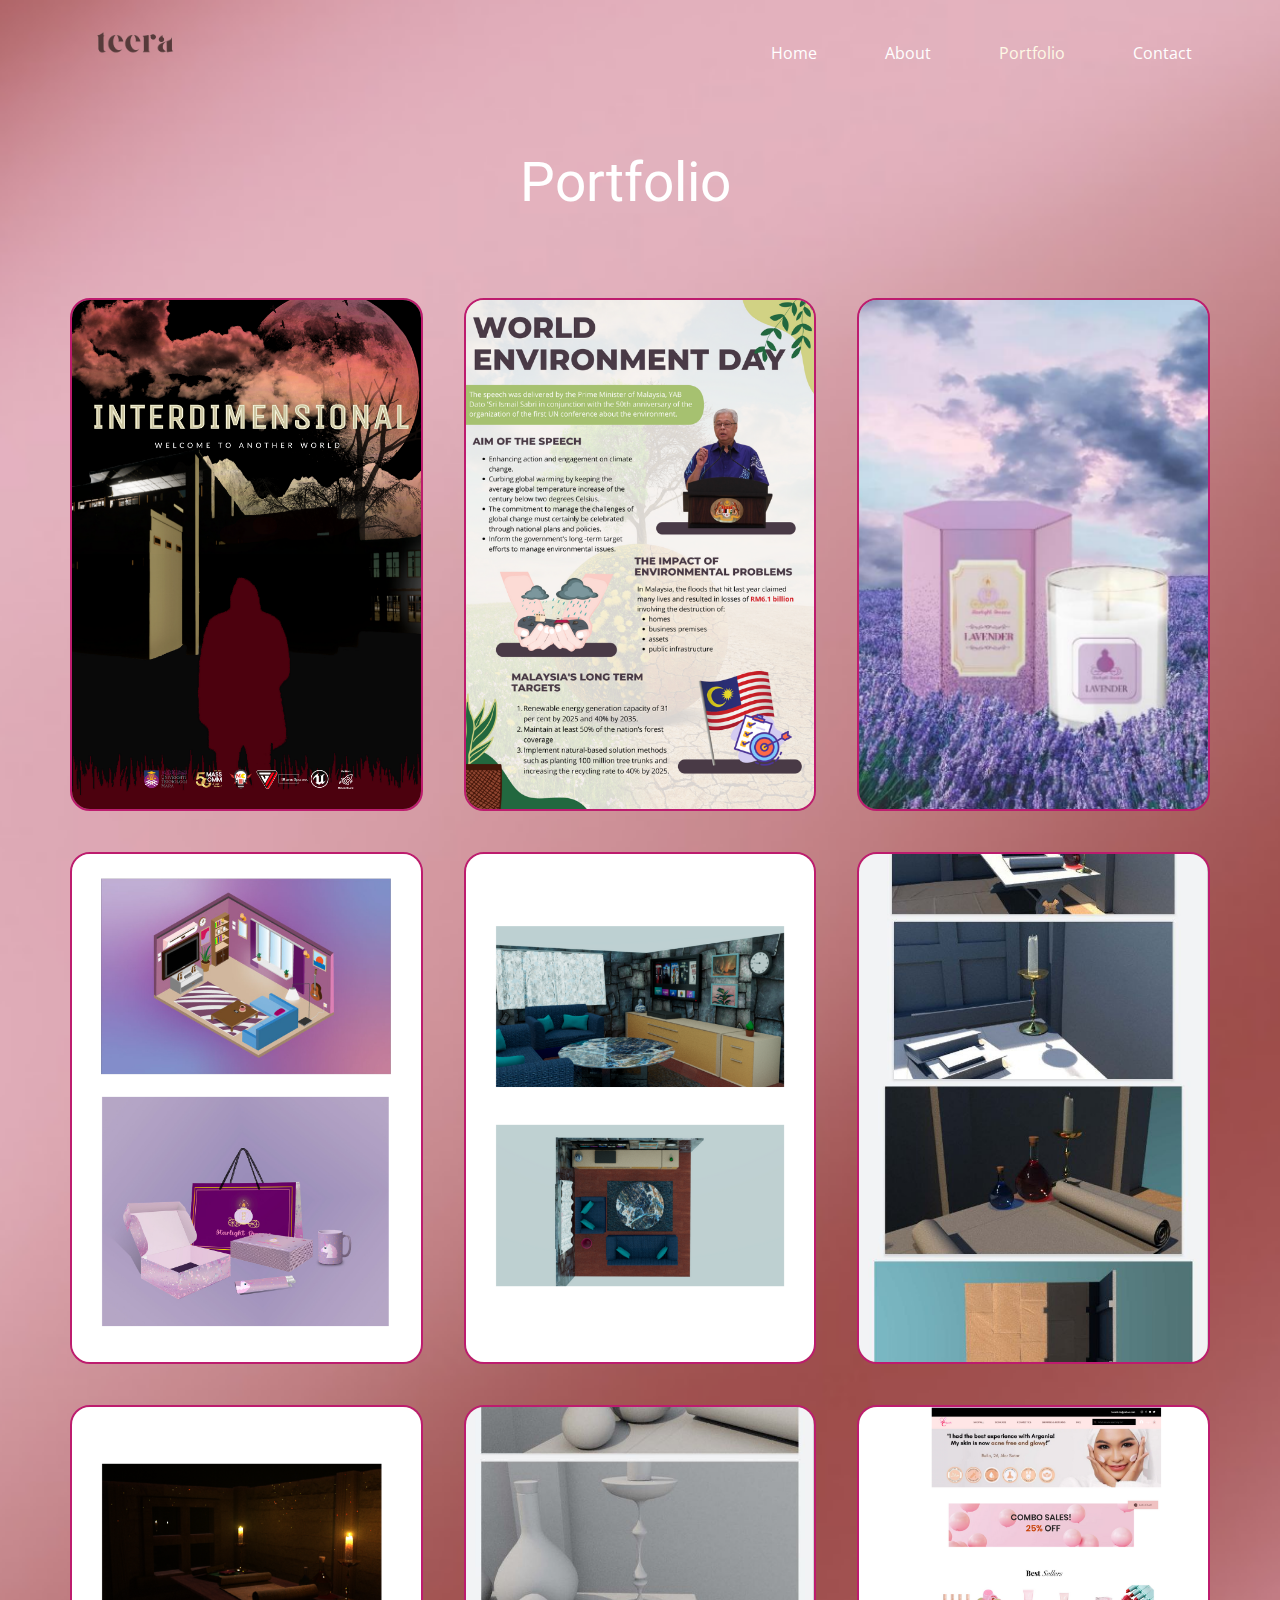
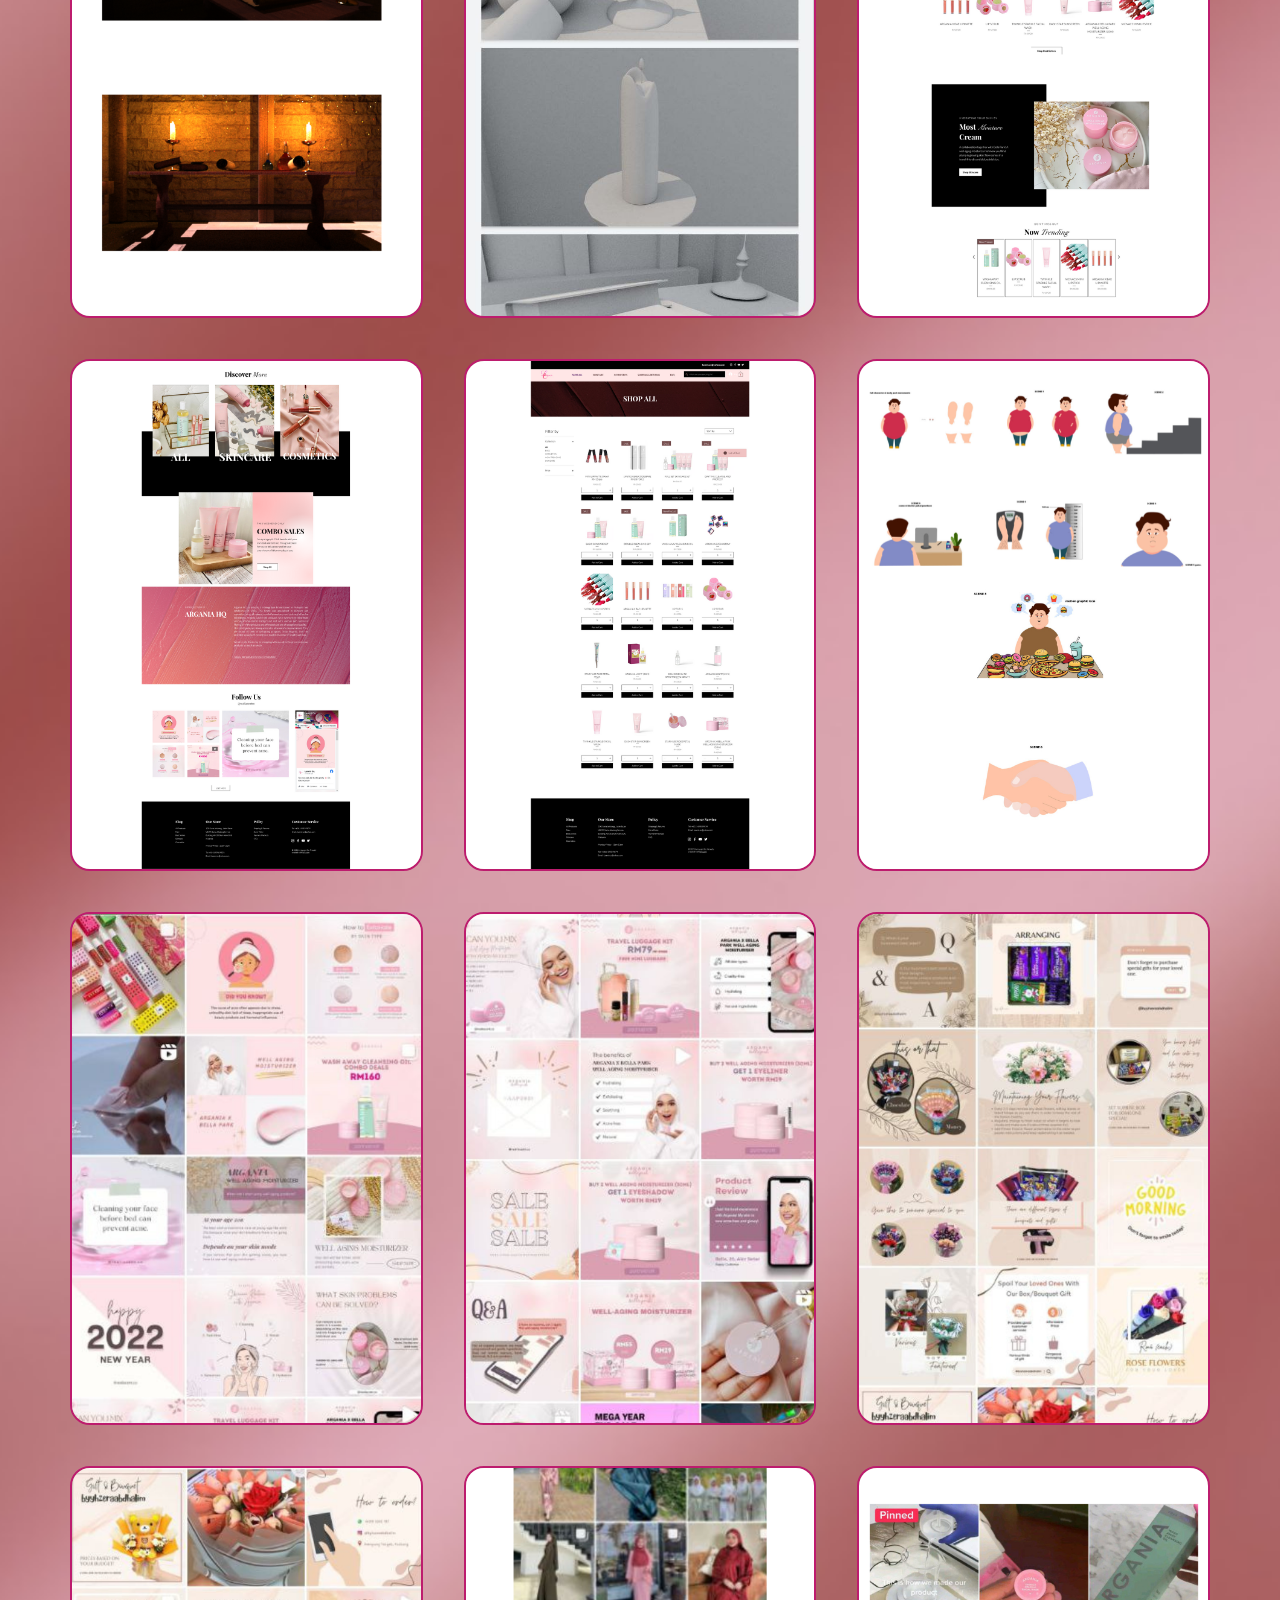
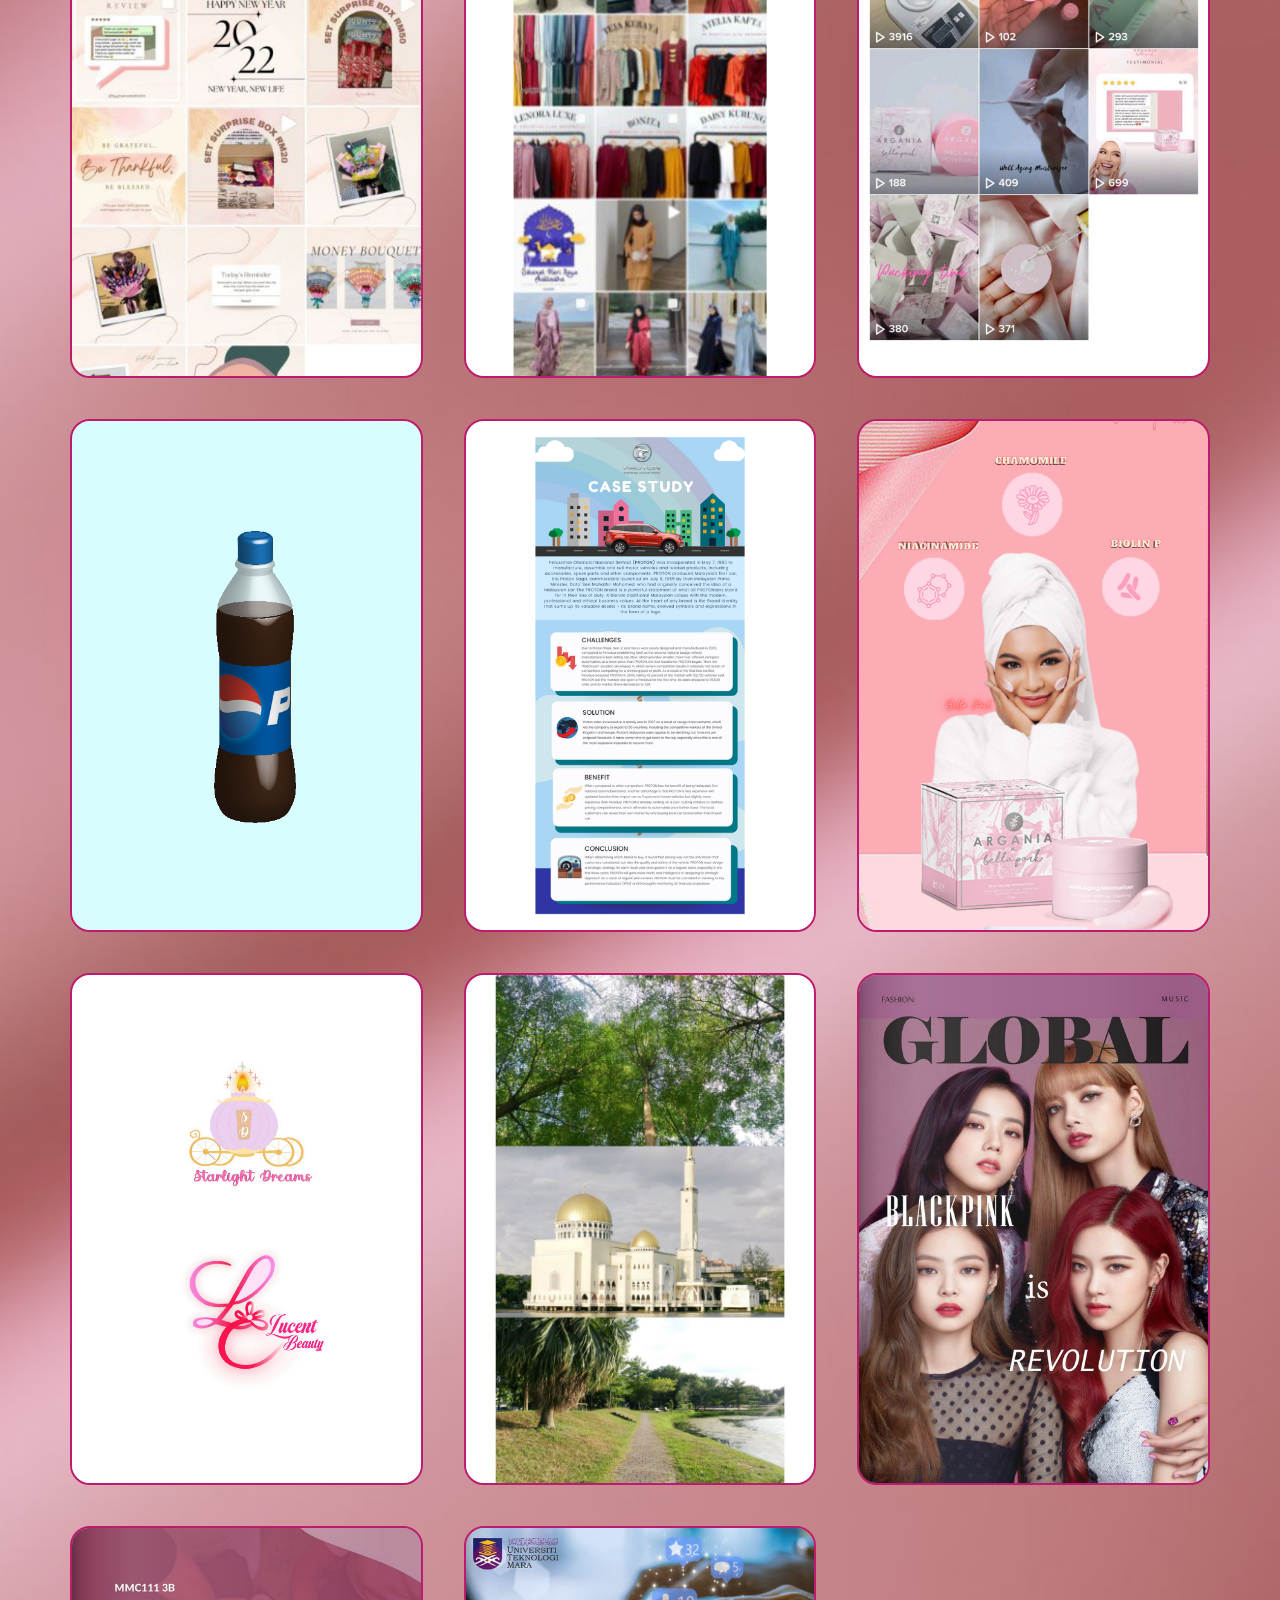
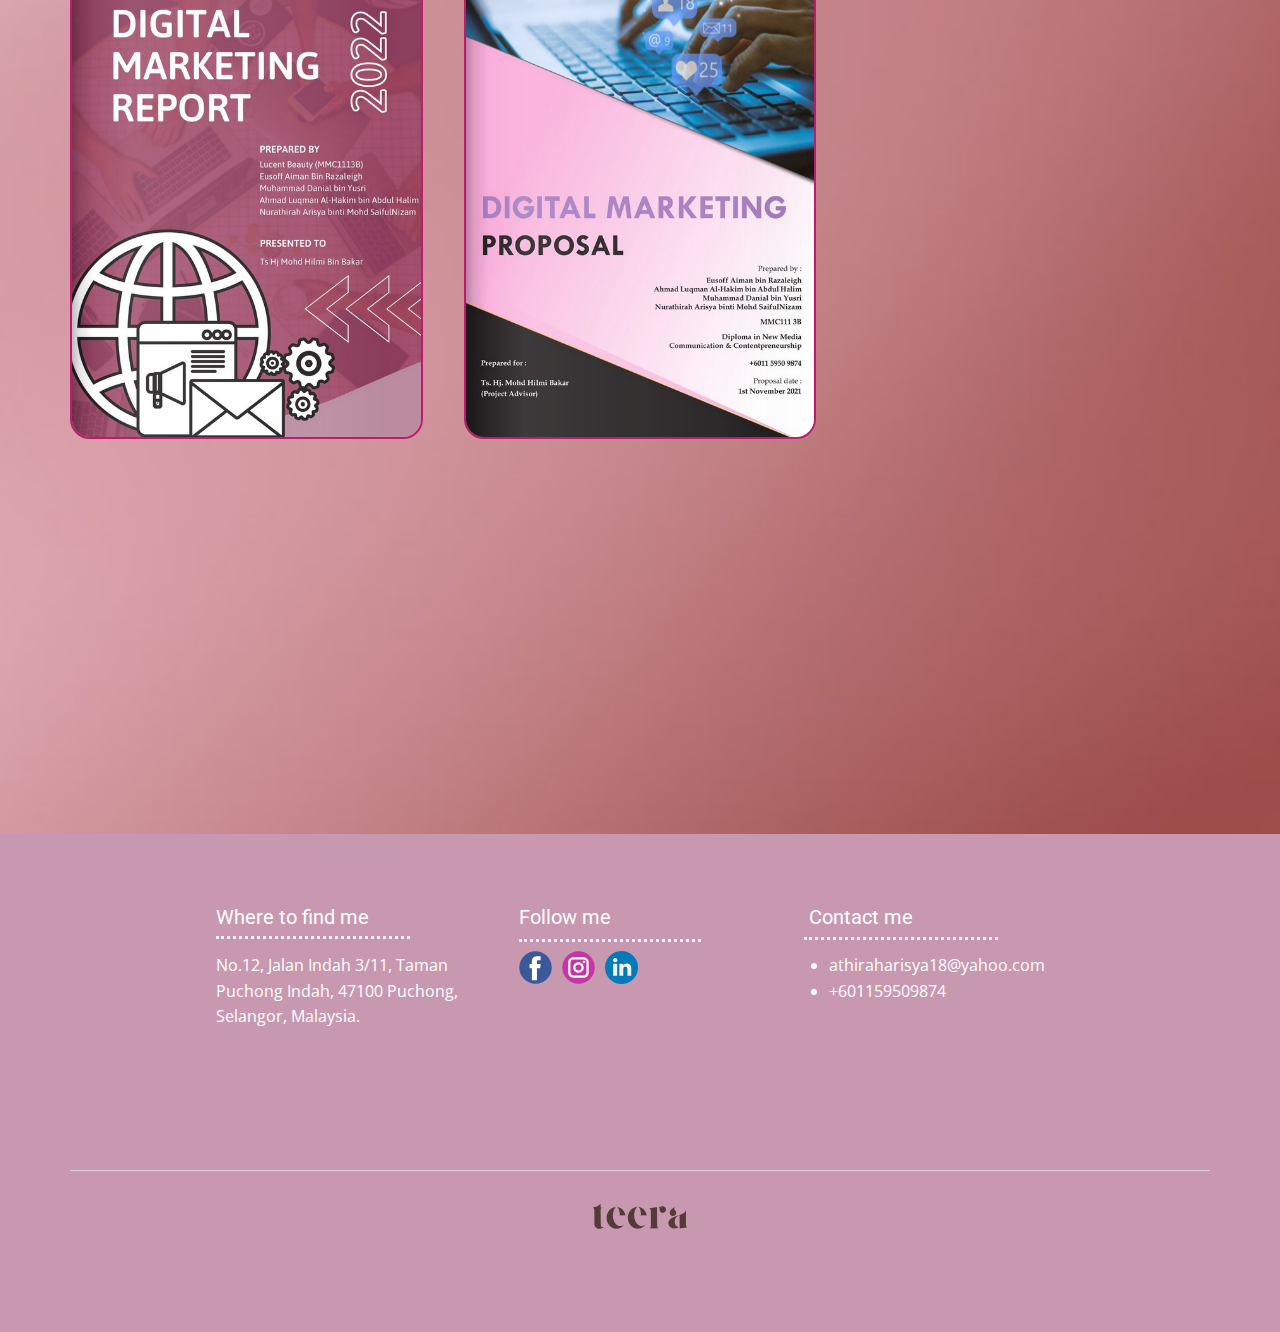
<file: Portfolio.html>
<!DOCTYPE html>
<html style="font-size: 16px;" lang="en"><head>
    <meta name="viewport" content="width=device-width, initial-scale=1.0">
    <meta charset="utf-8">
    <meta name="keywords" content="​Digital design">
    <meta name="description" content="">
    <title>Portfolio</title>
    <link rel="stylesheet" href="nicepage.css" media="screen">
<link rel="stylesheet" href="Portfolio.css" media="screen">
    <script class="u-script" type="text/javascript" src="jquery.js" "="" defer=""></script>
    <script class="u-script" type="text/javascript" src="nicepage.js" "="" defer=""></script>
    <meta name="generator" content="Nicepage 4.15.8, nicepage.com">
    <link id="u-theme-google-font" rel="stylesheet" href="https://fonts.googleapis.com/css?family=Roboto:100,100i,300,300i,400,400i,500,500i,700,700i,900,900i|Open+Sans:300,300i,400,400i,500,500i,600,600i,700,700i,800,800i">
    
    
    <script type="application/ld+json">{
		"@context": "http://schema.org",
		"@type": "Organization",
		"name": "",
		"logo": "images/logo4..png",
		"sameAs": [
				"https://www.facebook.com/nurathirah.arisya",
				"https://www.instagram.com/athirahxarisya/",
				"https://www.linkedin.com/in/nurathirah-arisya-aa87b9201/"
		]
}</script>
    <meta name="theme-color" content="#478ac9">
    <meta property="og:title" content="Portfolio">
    <meta property="og:type" content="website">
  </head>
  <body class="u-body u-overlap u-xl-mode" data-lang="en"><header class="u-clearfix u-header u-header" id="sec-2a83"><div class="u-clearfix u-sheet u-valign-bottom-md u-valign-bottom-sm u-valign-bottom-xs u-sheet-1">
        <a href="Home.html" data-page-id="2591223293" class="u-image u-logo u-image-1" data-image-width="162" data-image-height="51" title="Home">
          <img src="images/logo4..png" class="u-logo-image u-logo-image-1">
        </a>
        <nav class="u-menu u-menu-one-level u-offcanvas u-menu-1">
          <div class="menu-collapse" style="font-size: 1rem; letter-spacing: 0px;">
            <a class="u-button-style u-custom-left-right-menu-spacing u-custom-padding-bottom u-custom-top-bottom-menu-spacing u-nav-link u-text-active-palette-1-base u-text-hover-palette-2-base" href="#">
              <svg class="u-svg-link" viewBox="0 0 24 24"><use xmlns:xlink="http://www.w3.org/1999/xlink" xlink:href="#menu-hamburger"></use></svg>
              <svg class="u-svg-content" version="1.1" id="menu-hamburger" viewBox="0 0 16 16" x="0px" y="0px" xmlns:xlink="http://www.w3.org/1999/xlink" xmlns="http://www.w3.org/2000/svg"><g><rect y="1" width="16" height="2"></rect><rect y="7" width="16" height="2"></rect><rect y="13" width="16" height="2"></rect>
</g></svg>
            </a>
          </div>
          <div class="u-custom-menu u-nav-container">
            <ul class="u-nav u-spacing-20 u-unstyled u-nav-1"><li class="u-nav-item"><a class="u-border-active-palette-1-base u-border-hover-palette-1-base u-button-style u-nav-link u-text-active-palette-3-light-3 u-text-hover-palette-3-light-2 u-text-white" href="Home.html" style="padding: 10px 24px;">Home</a>
</li><li class="u-nav-item"><a class="u-border-active-palette-1-base u-border-hover-palette-1-base u-button-style u-nav-link u-text-active-palette-3-light-3 u-text-hover-palette-3-light-2 u-text-white" href="Home.html#carousel_b9f3" data-page-id="2591223293" style="padding: 10px 24px;">About</a><div class="u-nav-popup"><ul class="u-h-spacing-20 u-nav u-unstyled u-v-spacing-10 u-nav-2"><li class="u-nav-item"><a class="u-button-style u-nav-link u-white" href="Home.html#carousel_b9f3" data-page-id="2591223293">Home</a>
</li></ul>
</div>
</li><li class="u-nav-item"><a class="u-border-active-palette-1-base u-border-hover-palette-1-base u-button-style u-nav-link u-text-active-palette-3-light-3 u-text-hover-palette-3-light-2 u-text-white" href="Portfolio.html" style="padding: 10px 24px;">Portfolio</a>
</li><li class="u-nav-item"><a class="u-border-active-palette-1-base u-border-hover-palette-1-base u-button-style u-nav-link u-text-active-palette-3-light-3 u-text-hover-palette-3-light-2 u-text-white" href="Contact.html" style="padding: 10px 24px;">Contact</a>
</li></ul>
          </div>
          <div class="u-custom-menu u-nav-container-collapse">
            <div class="u-black u-container-style u-inner-container-layout u-opacity u-opacity-95 u-sidenav">
              <div class="u-inner-container-layout u-sidenav-overflow">
                <div class="u-menu-close"></div>
                <ul class="u-align-center u-nav u-popupmenu-items u-unstyled u-nav-3"><li class="u-nav-item"><a class="u-button-style u-nav-link" href="Home.html">Home</a>
</li><li class="u-nav-item"><a class="u-button-style u-nav-link" href="Home.html#carousel_b9f3" data-page-id="2591223293">About</a><div class="u-nav-popup"><ul class="u-h-spacing-20 u-nav u-unstyled u-v-spacing-10 u-nav-4"><li class="u-nav-item"><a class="u-button-style u-nav-link" href="Home.html#carousel_b9f3" data-page-id="2591223293">Home</a>
</li></ul>
</div>
</li><li class="u-nav-item"><a class="u-button-style u-nav-link" href="Portfolio.html">Portfolio</a>
</li><li class="u-nav-item"><a class="u-button-style u-nav-link" href="Contact.html">Contact</a>
</li></ul>
              </div>
            </div>
            <div class="u-black u-menu-overlay u-opacity u-opacity-70"></div>
          </div>
        </nav>
      </div></header>
    <section class="u-align-center u-clearfix u-image u-section-1" id="carousel_d02d" data-image-width="1414" data-image-height="2000">
      <div class="u-clearfix u-sheet u-sheet-1">
        <div class="u-align-center u-container-style u-group u-shape-rectangle u-group-1">
          <div class="u-container-layout u-valign-middle">
            <h2 class="u-align-center u-text u-text-body-alt-color u-text-1" data-animation-name="pulse" data-animation-duration="1000" data-animation-direction="">Portfolio&nbsp;</h2>
          </div>
        </div>
        <div class="u-gallery u-layout-grid u-lightbox u-show-text-on-hover u-gallery-1" id="carousel-825f">
          <div class="u-gallery-inner u-gallery-inner-1" role="listbox">
            <div class="u-border-2 u-border-custom-color-2 u-effect-fade u-gallery-item u-radius-20 u-shape-round u-gallery-item-1">
              <div class="u-back-slide" data-image-width="1587" data-image-height="2245">
                <img class="u-back-image u-expanded" src="images/INTERDIMENSIONALPOSTERSWITHLOGO.png" alt="Game Poster">
              </div>
              <div class="u-align-center u-over-slide u-shading u-over-slide-1">
                <h3 class="u-gallery-heading">Game Poster</h3>
                <p class="u-gallery-text"></p>
              </div>
            </div>
            <div class="u-border-2 u-border-custom-color-2 u-effect-fade u-gallery-item u-radius-20 u-shape-round u-gallery-item-2">
              <div class="u-back-slide" data-image-width="596" data-image-height="842">
                <img class="u-back-image u-expanded" src="images/4.png" alt="Infographic Poster">
              </div>
              <div class="u-align-center u-over-slide u-shading u-over-slide-2">
                <h3 class="u-gallery-heading">Infographic Poster</h3>
                <p class="u-gallery-text"></p>
              </div>
            </div>
            <div class="u-border-2 u-border-custom-color-2 u-effect-fade u-gallery-item u-radius-20 u-shape-round u-gallery-item-3">
              <div class="u-back-slide" data-image-width="375" data-image-height="520">
                <img class="u-back-image u-expanded" src="images/STARLIGHTDREAMS.png" alt="Starlight Dreams Packaging">
              </div>
              <div class="u-align-center u-over-slide u-shading u-over-slide-3">
                <h3 class="u-gallery-heading">Starlight Dreams Packaging</h3>
                <p class="u-gallery-text"></p>
              </div>
            </div>
            <div class="u-border-2 u-border-custom-color-2 u-effect-fade u-gallery-item u-radius-20 u-shape-round u-gallery-item-4">
              <div class="u-back-slide" data-image-width="596" data-image-height="842">
                <img class="u-back-image u-expanded" src="images/2.png" alt="Design">
              </div>
              <div class="u-align-center u-over-slide u-shading u-over-slide-4">
                <h3 class="u-gallery-heading">Design</h3>
                <p class="u-gallery-text"></p>
              </div>
            </div>
            <div class="u-border-2 u-border-custom-color-2 u-effect-fade u-gallery-item u-radius-20 u-shape-round u-gallery-item-5">
              <div class="u-back-slide" data-image-width="596" data-image-height="842">
                <img class="u-back-image u-expanded" src="images/3.png" alt="Isometric Animation">
              </div>
              <div class="u-align-center u-over-slide u-shading u-over-slide-5">
                <h3 class="u-gallery-heading">Isometric Animation</h3>
                <p class="u-gallery-text"></p>
              </div>
            </div>
            <div class="u-border-2 u-border-custom-color-2 u-effect-fade u-gallery-item u-radius-20 u-shape-round u-gallery-item-6">
              <div class="u-back-slide" data-image-width="591" data-image-height="1280">
                <img class="u-back-image u-expanded" src="images/ANI2.jpg" alt="Isometric Animation">
              </div>
              <div class="u-align-center u-over-slide u-shading u-over-slide-6">
                <h3 class="u-gallery-heading">Isometric Animation</h3>
                <p class="u-gallery-text"></p>
              </div>
            </div>
            <div class="u-border-2 u-border-custom-color-2 u-effect-fade u-gallery-item u-radius-20 u-shape-round u-gallery-item-7">
              <div class="u-back-slide" data-image-width="596" data-image-height="842">
                <img class="u-back-image u-expanded" src="images/5.png" alt="Animation">
              </div>
              <div class="u-align-center u-over-slide u-shading u-over-slide-7">
                <h3 class="u-gallery-heading">Animation</h3>
                <p class="u-gallery-text"></p>
              </div>
            </div>
            <div class="u-border-2 u-border-custom-color-2 u-effect-fade u-gallery-item u-radius-20 u-shape-round u-gallery-item-8">
              <div class="u-back-slide" data-image-width="591" data-image-height="1280">
                <img class="u-back-image u-expanded" src="images/ANI1.jpg" alt="Animation ">
              </div>
              <div class="u-align-center u-over-slide u-shading u-over-slide-8">
                <h3 class="u-gallery-heading">Animation </h3>
                <p class="u-gallery-text"></p>
              </div>
            </div>
            <div class="u-border-2 u-border-custom-color-2 u-effect-fade u-gallery-item u-radius-20 u-shape-round u-gallery-item-9">
              <div class="u-back-slide" data-image-width="596" data-image-height="842">
                <img class="u-back-image u-expanded" src="images/7.png" alt="Web Design ">
              </div>
              <div class="u-align-center u-over-slide u-shading u-over-slide-9">
                <h3 class="u-gallery-heading">Web Design </h3>
                <p class="u-gallery-text"></p>
              </div>
            </div>
            <div class="u-border-2 u-border-custom-color-2 u-effect-fade u-gallery-item u-radius-20 u-shape-round u-gallery-item-10" data-image-width="596" data-image-height="842">
              <div class="u-back-slide">
                <img class="u-back-image u-expanded" src="images/8.png" alt="Web Design">
              </div>
              <div class="u-align-center u-over-slide u-shading u-over-slide-10">
                <h3 class="u-gallery-heading">Web Design</h3>
                <p class="u-gallery-text"></p>
              </div>
            </div>
            <div class="u-border-2 u-border-custom-color-2 u-effect-fade u-gallery-item u-radius-20 u-shape-round u-gallery-item-11">
              <div class="u-back-slide" data-image-width="596" data-image-height="842">
                <img class="u-back-image u-expanded" src="images/9.png" alt="Web Design">
              </div>
              <div class="u-align-center u-over-slide u-shading u-over-slide-11">
                <h3 class="u-gallery-heading">Web Design</h3>
                <p class="u-gallery-text"></p>
              </div>
            </div>
            <div class="u-border-2 u-border-custom-color-2 u-effect-fade u-gallery-item u-radius-20 u-shape-round u-gallery-item-12">
              <div class="u-back-slide" data-image-width="596" data-image-height="842">
                <img class="u-back-image u-expanded" src="images/6.png" alt="Character Animation">
              </div>
              <div class="u-align-center u-over-slide u-shading u-over-slide-12">
                <h3 class="u-gallery-heading">Character Animation</h3>
                <p class="u-gallery-text"></p>
              </div>
            </div>
            <div class="u-border-2 u-border-custom-color-2 u-effect-fade u-gallery-item u-radius-20 u-shape-round u-gallery-item-13">
              <div class="u-back-slide" data-image-width="596" data-image-height="842">
                <img class="u-back-image u-expanded" src="images/10.png" alt="Instagram Posting Design Layout">
              </div>
              <div class="u-align-center u-over-slide u-shading u-over-slide-13">
                <h3 class="u-gallery-heading">Instagram Posting Design Layout</h3>
                <p class="u-gallery-text"></p>
              </div>
            </div>
            <div class="u-border-2 u-border-custom-color-2 u-effect-fade u-gallery-item u-radius-20 u-shape-round u-gallery-item-14">
              <div class="u-back-slide" data-image-width="596" data-image-height="842">
                <img class="u-back-image u-expanded" src="images/11.png" alt="Instagram Posting Design Layout">
              </div>
              <div class="u-align-center u-over-slide u-shading u-over-slide-14">
                <h3 class="u-gallery-heading">Instagram Posting Design Layout</h3>
                <p class="u-gallery-text"></p>
              </div>
            </div>
            <div class="u-border-2 u-border-custom-color-2 u-effect-fade u-gallery-item u-radius-20 u-shape-round u-gallery-item-15">
              <div class="u-back-slide" data-image-width="596" data-image-height="842">
                <img class="u-back-image u-expanded" src="images/12.png" alt="Instagram Posting Design Layout">
              </div>
              <div class="u-align-center u-over-slide u-shading u-over-slide-15">
                <h3 class="u-gallery-heading">Instagram Posting Design Layout</h3>
                <p class="u-gallery-text"></p>
              </div>
            </div>
            <div class="u-border-2 u-border-custom-color-2 u-effect-fade u-gallery-item u-radius-20 u-shape-round u-gallery-item-16">
              <div class="u-back-slide" data-image-width="596" data-image-height="842">
                <img class="u-back-image u-expanded" src="images/13.png" alt="Instagram Posting Design Layout">
              </div>
              <div class="u-align-center u-over-slide u-shading u-over-slide-16">
                <h3 class="u-gallery-heading">Instagram Posting Design Layout</h3>
                <p class="u-gallery-text"></p>
              </div>
            </div>
            <div class="u-border-2 u-border-custom-color-2 u-effect-fade u-gallery-item u-radius-20 u-shape-round u-gallery-item-17">
              <div class="u-back-slide" data-image-width="596" data-image-height="842">
                <img class="u-back-image u-expanded u-back-image-17" src="images/14.png" alt="Instagram Posting Design Layout">
              </div>
              <div class="u-align-center u-over-slide u-shading u-over-slide-17">
                <h3 class="u-gallery-heading">Instagram Posting Design Layout</h3>
                <p class="u-gallery-text"></p>
              </div>
            </div>
            <div class="u-border-2 u-border-custom-color-2 u-effect-fade u-gallery-item u-radius-20 u-shape-round u-gallery-item-18">
              <div class="u-back-slide" data-image-width="596" data-image-height="842">
                <img class="u-back-image u-expanded" src="images/15.png" alt="TikTok Posting Layout">
              </div>
              <div class="u-align-center u-over-slide u-shading u-over-slide-18">
                <h3 class="u-gallery-heading">TikTok Posting Layout</h3>
                <p class="u-gallery-text"></p>
              </div>
            </div>
            <div class="u-border-2 u-border-custom-color-2 u-effect-fade u-gallery-item u-radius-20 u-shape-round u-gallery-item-19">
              <div class="u-back-slide" data-image-width="596" data-image-height="842">
                <img class="u-back-image u-expanded" src="images/packaging.png" alt="3D Packaging">
              </div>
              <div class="u-align-center u-over-slide u-shading u-over-slide-19">
                <h3 class="u-gallery-heading">3D Packaging</h3>
                <p class="u-gallery-text"></p>
              </div>
            </div>
            <div class="u-border-2 u-border-custom-color-2 u-effect-fade u-gallery-item u-radius-20 u-shape-round u-gallery-item-20">
              <div class="u-back-slide" data-image-width="596" data-image-height="842">
                <img class="u-back-image u-expanded" src="images/1.1.png" alt="Infographic">
              </div>
              <div class="u-align-center u-over-slide u-shading u-over-slide-20">
                <h3 class="u-gallery-heading">Infographic</h3>
                <p class="u-gallery-text"></p>
              </div>
            </div>
            <div class="u-border-2 u-border-custom-color-2 u-effect-fade u-gallery-item u-radius-20 u-shape-round u-gallery-item-21">
              <div class="u-back-slide" data-image-width="1080" data-image-height="1920">
                <img class="u-back-image u-expanded" src="images/POSTER.png" alt="Commercial Poster">
              </div>
              <div class="u-align-center u-over-slide u-shading u-over-slide-21">
                <h3 class="u-gallery-heading">Commercial Poster</h3>
                <p class="u-gallery-text"></p>
              </div>
            </div>
            <div class="u-border-2 u-border-custom-color-2 u-effect-fade u-gallery-item u-radius-20 u-shape-round u-gallery-item-22" data-image-width="1045" data-image-height="622">
              <div class="u-back-slide" data-image-width="1414" data-image-height="2000">
                <img class="u-back-image u-expanded" src="images/Untitleddesign4.png" alt="Logo">
              </div>
              <div class="u-align-center u-over-slide u-shading u-over-slide-22">
                <h3 class="u-gallery-heading">Logo</h3>
                <p class="u-gallery-text"></p>
              </div>
            </div>
            <div class="u-border-2 u-border-custom-color-2 u-effect-fade u-gallery-item u-radius-20 u-shape-round u-gallery-item-23" data-image-width="720" data-image-height="1280">
              <div class="u-back-slide">
                <img class="u-back-image u-expanded u-back-image-23" src="images/img.jpg" alt="Photography">
              </div>
              <div class="u-align-center u-over-slide u-shading u-over-slide-23">
                <h3 class="u-gallery-heading">Photography</h3>
                <p class="u-gallery-text"></p>
              </div>
            </div>
            <div class="u-border-2 u-border-custom-color-2 u-effect-fade u-gallery-item u-radius-20 u-shape-round u-gallery-item-24" data-image-width="562" data-image-height="806" data-href="https://www.flipsnack.com/58788CEEFB5/magazine-athirah.html" data-target="_blank">
              <div class="u-back-slide">
                <img class="u-back-image u-expanded" src="images/Screenshot823.png" alt="Magazine">
              </div>
              <div class="u-align-center u-over-slide u-shading u-over-slide-24">
                <h3 class="u-gallery-heading">Magazine</h3>
                <p class="u-gallery-text">Click to view</p>
              </div>
            </div>
            <div class="u-border-2 u-border-custom-color-2 u-effect-fade u-gallery-item u-radius-20 u-shape-round u-gallery-item-25" data-image-width="566" data-image-height="805" data-href="https://www.flipsnack.com/58788CEEFB5/lucent-beauty-enterprise-report.html" data-target="_blank">
              <div class="u-back-slide">
                <img class="u-back-image u-expanded" src="images/Screenshot825.png" alt="Creative Report">
              </div>
              <div class="u-align-center u-over-slide u-shading u-over-slide-25">
                <h3 class="u-gallery-heading">Creative Report</h3>
                <p class="u-gallery-text">Click to view</p>
              </div>
            </div>
            <div class="u-border-2 u-border-custom-color-2 u-effect-fade u-gallery-item u-radius-20 u-shape-round u-gallery-item-26" data-image-width="576" data-image-height="800" data-href="https://www.flipsnack.com/58788CEEFB5/lucent-beauty-enterprise-proposal.html" data-target="_blank">
              <div class="u-back-slide">
                <img class="u-back-image u-expanded" src="images/Screenshot827.png" alt="Creative Proposal">
              </div>
              <div class="u-align-center u-over-slide u-shading u-over-slide-26">
                <h3 class="u-gallery-heading">Creative Proposal</h3>
                <p class="u-gallery-text">Click to view</p>
              </div>
            </div>
          </div>
        </div>
      </div>
    </section>
    
    
    <footer class="u-clearfix u-custom-color-1 u-footer u-footer" id="sec-de99"><div class="u-clearfix u-gutter-0 u-layout-wrap u-layout-wrap-1">
        <div class="u-gutter-0 u-layout">
          <div class="u-layout-row">
            <div class="u-align-left u-container-style u-layout-cell u-left-cell u-size-20 u-size-60-md u-layout-cell-1">
              <div class="u-container-layout u-container-layout-1"><!--position-->
                <div data-position="" class="u-position u-position-1"><!--block-->
                  <div class="u-block">
                    <div class="u-block-container u-clearfix"><!--block_header-->
                      <h5 class="u-block-header u-text"><!--block_header_content-->Where to find me<br>&nbsp;<!--/block_header_content-->
                      </h5><!--/block_header--><!--block_content-->
                      <div class="u-block-content u-text"><!--block_content_content--> No.12, Jalan Indah 3/11, Taman Puchong Indah, 47100 Puchong, Selangor, Malaysia.&nbsp; &nbsp; &nbsp; &nbsp; &nbsp; &nbsp; &nbsp; &nbsp; &nbsp; &nbsp;&nbsp;<!--/block_content_content--></div><!--/block_content-->
                    </div>
                  </div><!--/block-->
                </div><!--/position-->
                <div class="u-align-left-xs u-border-3 u-border-palette-1-light-3 u-line u-line-horizontal u-line-1"></div>
              </div>
            </div>
            <div class="u-align-left u-container-style u-layout-cell u-size-14 u-size-60-md u-layout-cell-2">
              <div class="u-container-layout u-container-layout-2"><!--position-->
                <div data-position="" class="u-position u-position-2"><!--block-->
                  <div class="u-block">
                    <div class="u-block-container u-clearfix"><!--block_header-->
                      <h5 class="u-block-header u-text"><!--block_header_content-->Follow me<br>
                        <br><!--/block_header_content-->
                      </h5><!--/block_header--><!--block_content-->
                      <div class="u-block-content u-text"><!--block_content_content--><!--/block_content_content--></div><!--/block_content-->
                    </div>
                  </div><!--/block-->
                </div><!--/position-->
                <div class="u-social-icons u-spacing-10 u-social-icons-1">
                  <a class="u-social-url" title="facebook" target="_blank" href="https://www.facebook.com/nurathirah.arisya"><span class="u-icon u-social-facebook u-social-icon u-icon-1"><svg class="u-svg-link" preserveAspectRatio="xMidYMin slice" viewBox="0 0 112 112" style=""><use xmlns:xlink="http://www.w3.org/1999/xlink" xlink:href="#svg-fd1c"></use></svg><svg class="u-svg-content" viewBox="0 0 112 112" x="0" y="0" id="svg-fd1c"><circle fill="currentColor" cx="56.1" cy="56.1" r="55"></circle><path fill="#FFFFFF" d="M73.5,31.6h-9.1c-1.4,0-3.6,0.8-3.6,3.9v8.5h12.6L72,58.3H60.8v40.8H43.9V58.3h-8V43.9h8v-9.2
            c0-6.7,3.1-17,17-17h12.5v13.9H73.5z"></path></svg></span>
                  </a>
                  <a class="u-social-url" title="instagram" target="_blank" href="https://www.instagram.com/athirahxarisya/"><span class="u-icon u-social-icon u-social-instagram u-icon-2"><svg class="u-svg-link" preserveAspectRatio="xMidYMin slice" viewBox="0 0 112 112" style=""><use xmlns:xlink="http://www.w3.org/1999/xlink" xlink:href="#svg-4874"></use></svg><svg class="u-svg-content" viewBox="0 0 112 112" x="0" y="0" id="svg-4874"><circle fill="currentColor" cx="56.1" cy="56.1" r="55"></circle><path fill="#FFFFFF" d="M55.9,38.2c-9.9,0-17.9,8-17.9,17.9C38,66,46,74,55.9,74c9.9,0,17.9-8,17.9-17.9C73.8,46.2,65.8,38.2,55.9,38.2
            z M55.9,66.4c-5.7,0-10.3-4.6-10.3-10.3c-0.1-5.7,4.6-10.3,10.3-10.3c5.7,0,10.3,4.6,10.3,10.3C66.2,61.8,61.6,66.4,55.9,66.4z"></path><path fill="#FFFFFF" d="M74.3,33.5c-2.3,0-4.2,1.9-4.2,4.2s1.9,4.2,4.2,4.2s4.2-1.9,4.2-4.2S76.6,33.5,74.3,33.5z"></path><path fill="#FFFFFF" d="M73.1,21.3H38.6c-9.7,0-17.5,7.9-17.5,17.5v34.5c0,9.7,7.9,17.6,17.5,17.6h34.5c9.7,0,17.5-7.9,17.5-17.5V38.8
            C90.6,29.1,82.7,21.3,73.1,21.3z M83,73.3c0,5.5-4.5,9.9-9.9,9.9H38.6c-5.5,0-9.9-4.5-9.9-9.9V38.8c0-5.5,4.5-9.9,9.9-9.9h34.5
            c5.5,0,9.9,4.5,9.9,9.9V73.3z"></path></svg></span>
                  </a>
                  <a class="u-social-url" title="pinterest" target="_blank" href="https://www.linkedin.com/in/nurathirah-arisya-aa87b9201/"><span class="u-file-icon u-icon u-social-icon u-social-pinterest u-icon-3"><img src="images/145807.png" alt=""></span>
                  </a>
                </div>
                <div class="u-border-3 u-border-palette-1-light-3 u-line u-line-horizontal u-line-2"></div>
              </div>
            </div>
            <div class="u-align-left u-container-style u-layout-cell u-right-cell u-size-26 u-size-60-md u-layout-cell-3">
              <div class="u-container-layout u-container-layout-3"><!--position-->
                <div data-position="" class="u-position u-position-3"><!--block-->
                  <div class="u-block">
                    <div class="u-block-container u-clearfix"><!--block_header-->
                      <h5 class="u-block-header u-text"><!--block_header_content-->Contact me&nbsp;<br>
                        <br><!--/block_header_content-->
                      </h5><!--/block_header--><!--block_content-->
                      <div class="u-align-left u-block-content u-text"><!--block_content_content--><!--/block_content_content--></div><!--/block_content-->
                    </div>
                  </div><!--/block-->
                </div><!--/position-->
                <ul class="u-text u-text-default u-text-7">
                  <li>athiraharisya18@yahoo.com<br>
                  </li>
                  <li>+601159509874<br>
                  </li>
                </ul>
                <div class="u-border-3 u-border-palette-1-light-3 u-line u-line-horizontal u-line-3"></div>
              </div>
            </div>
          </div>
        </div>
      </div><div class="u-border-1 u-border-white u-line u-line-horizontal u-opacity u-opacity-50 u-line-4"></div><a href="Home.html" data-page-id="2591223293" class="u-image u-logo u-image-1" data-image-width="162" data-image-height="51" title="Home">
        <img src="images/logo4..png" class="u-logo-image u-logo-image-1">
      </a></footer>

  
</body></html>
</file>
